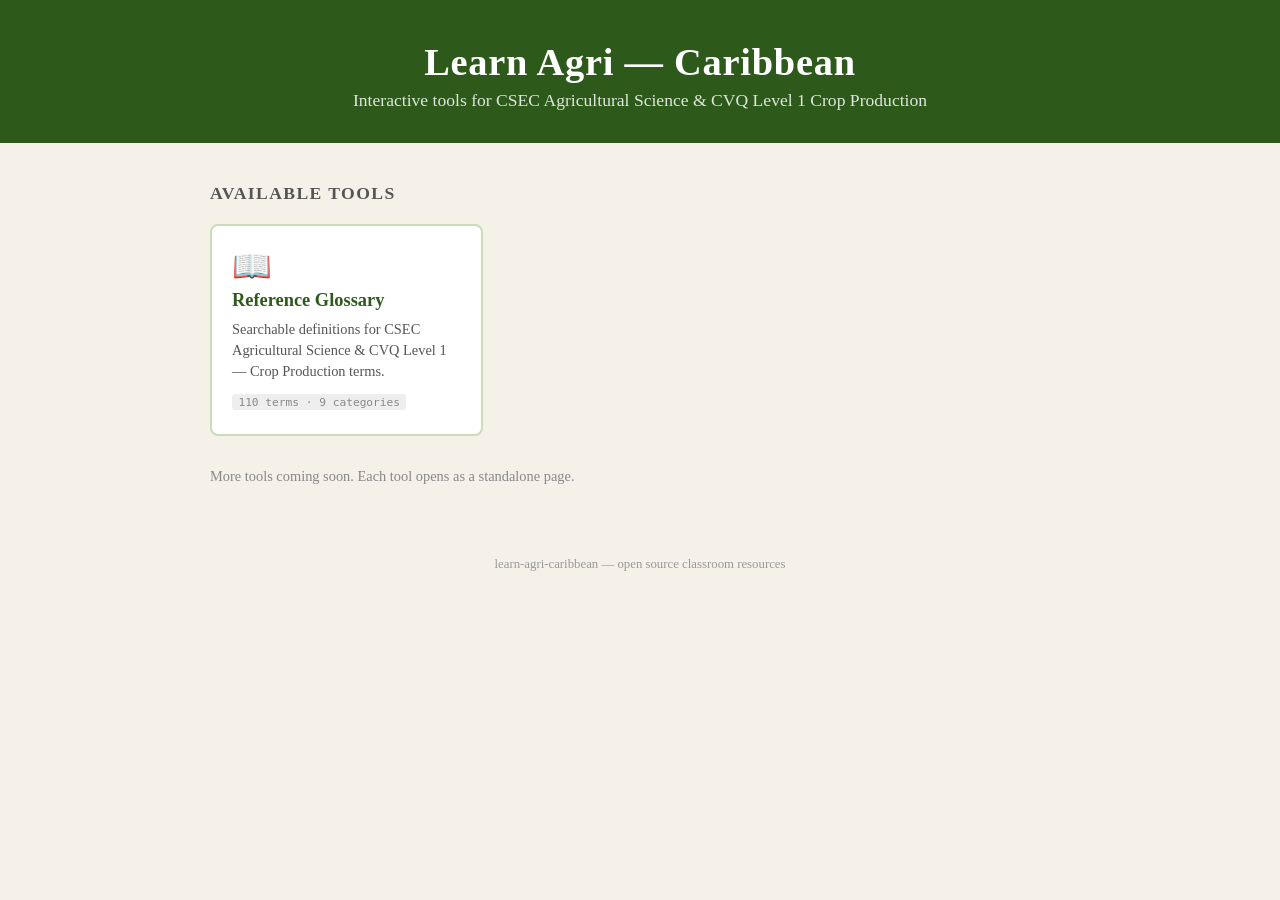
<file: index.html>
<!DOCTYPE html>
<html lang="en">
<head>
  <meta charset="UTF-8">
  <meta name="viewport" content="width=device-width, initial-scale=1.0">
  <title>Learn Agri — Caribbean</title>
  <style>
    *, *::before, *::after { box-sizing: border-box; margin: 0; padding: 0; }

    body {
      font-family: Georgia, 'Times New Roman', serif;
      background: #f5f0e8;
      color: #1a1a1a;
      min-height: 100vh;
    }

    header {
      background: #2d5a1b;
      color: #fff;
      padding: 2.5rem 1.5rem 2rem;
      text-align: center;
    }

    header h1 {
      font-size: 2.4rem;
      letter-spacing: 0.02em;
      margin-bottom: 0.4rem;
    }

    header p {
      font-size: 1.1rem;
      opacity: 0.85;
    }

    main {
      max-width: 900px;
      margin: 2.5rem auto;
      padding: 0 1.25rem;
    }

    h2 {
      font-size: 1.1rem;
      text-transform: uppercase;
      letter-spacing: 0.08em;
      color: #555;
      margin-bottom: 1.25rem;
    }

    .grid {
      display: grid;
      grid-template-columns: repeat(auto-fill, minmax(240px, 1fr));
      gap: 1.25rem;
    }

    .card {
      background: #fff;
      border: 2px solid #c8ddb8;
      border-radius: 8px;
      padding: 1.5rem 1.25rem;
      text-decoration: none;
      color: inherit;
      transition: border-color 0.15s, box-shadow 0.15s;
      display: flex;
      flex-direction: column;
      gap: 0.5rem;
    }

    .card:hover, .card:focus {
      border-color: #2d5a1b;
      box-shadow: 0 3px 12px rgba(45,90,27,0.15);
      outline: none;
    }

    .card .icon {
      font-size: 2rem;
      line-height: 1;
    }

    .card .title {
      font-size: 1.15rem;
      font-weight: bold;
      color: #2d5a1b;
    }

    .card .desc {
      font-size: 0.9rem;
      color: #555;
      line-height: 1.45;
    }

    .card.coming-soon {
      opacity: 0.5;
      pointer-events: none;
      cursor: default;
    }

    .badge {
      display: inline-block;
      font-size: 0.7rem;
      font-family: monospace;
      background: #eee;
      color: #888;
      border-radius: 3px;
      padding: 0.1rem 0.4rem;
      margin-top: 0.25rem;
      align-self: flex-start;
    }

    footer {
      text-align: center;
      padding: 2rem 1rem;
      font-size: 0.8rem;
      color: #999;
    }
  </style>
</head>
<body>

<header>
  <h1>Learn Agri — Caribbean</h1>
  <p>Interactive tools for CSEC Agricultural Science &amp; CVQ Level 1 Crop Production</p>
</header>

<main>
  <h2>Available Tools</h2>
  <div class="grid">

    <a class="card" href="glossary/index.html">
      <span class="icon">📖</span>
      <span class="title">Reference Glossary</span>
      <span class="desc">Searchable definitions for CSEC Agricultural Science &amp; CVQ Level 1 — Crop Production terms.</span>
      <span class="badge">110 terms · 9 categories</span>
    </a>

    <!-- Add new tool cards above this comment -->

  </div>

  <p style="margin-top:2rem;color:#888;font-size:0.9rem;">
    More tools coming soon. Each tool opens as a standalone page.
  </p>
</main>

<footer>
  learn-agri-caribbean &mdash; open source classroom resources
</footer>

</body>
</html>
</file>
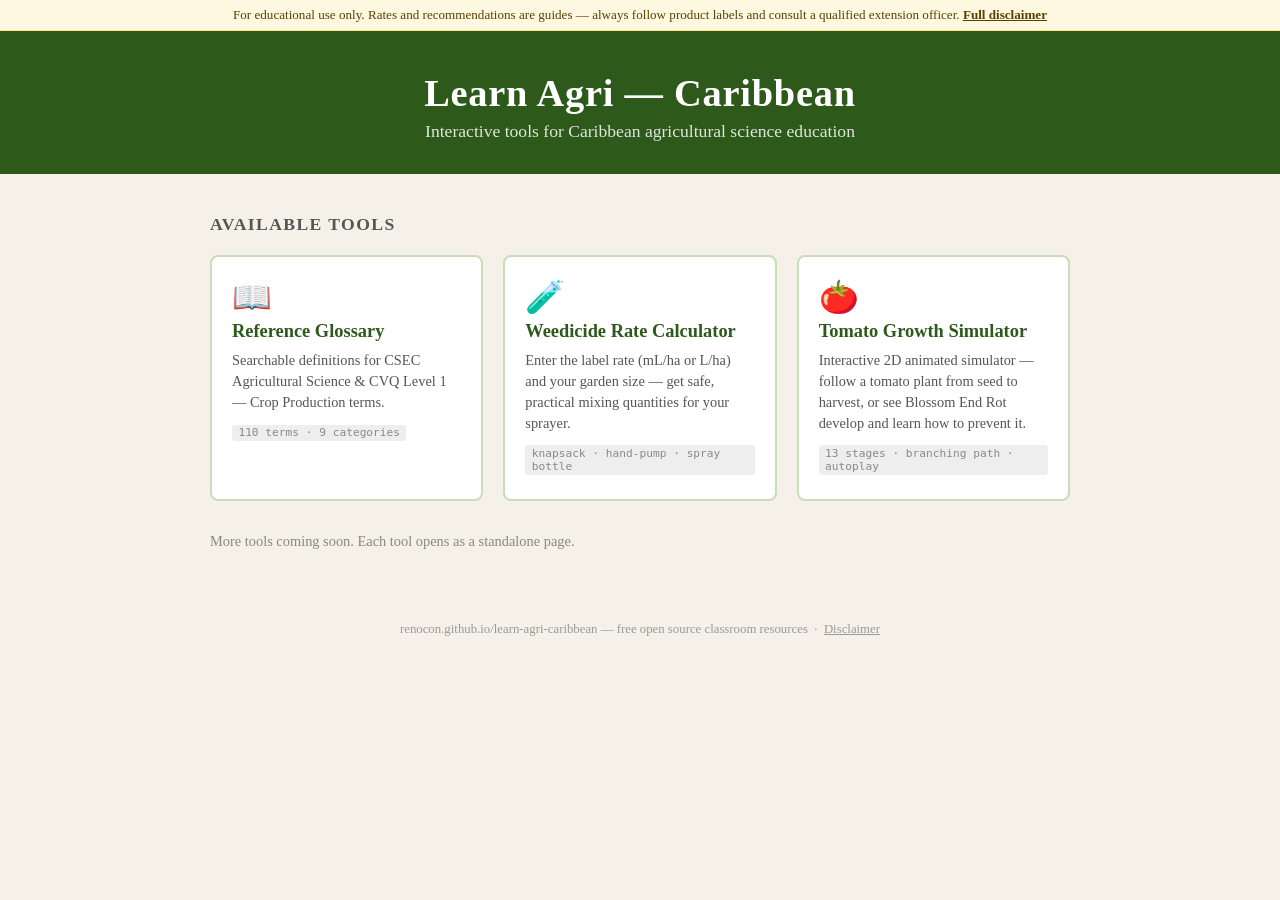
<file: docs/index.html>
<!DOCTYPE html>
<html lang="en">
<head>
  <meta charset="UTF-8">
  <meta name="viewport" content="width=device-width, initial-scale=1.0">
  <title>Learn Agri Caribbean | Free CSEC &amp; CVQ Agricultural Science Tools</title>

  <!-- SEO -->
  <meta name="description" content="Free interactive tools for CSEC Agricultural Science and CVQ Level 1 Crop Production. Searchable glossary, crop calendar, grow box simulator, and more — built for Caribbean students and teachers.">
  <meta name="keywords" content="CSEC agricultural science, CVQ crop production, Caribbean agriculture, grow box operations, agricultural science glossary, Trinidad and Tobago agriculture, CXC agriculture, crop production tools">
  <meta name="author" content="learn-agri-caribbean">
  <link rel="canonical" href="https://renocon.github.io/learn-agri-caribbean/">

  <!-- Open Graph -->
  <meta property="og:type" content="website">
  <meta property="og:url" content="https://renocon.github.io/learn-agri-caribbean/">
  <meta property="og:title" content="Learn Agri Caribbean | Free CSEC &amp; CVQ Agricultural Science Tools">
  <meta property="og:description" content="Free interactive tools for CSEC Agricultural Science and CVQ Level 1 Crop Production. Searchable glossary, crop calendar, grow box simulator, and more.">
  <meta property="og:site_name" content="Learn Agri Caribbean">

  <!-- Twitter Card -->
  <meta name="twitter:card" content="summary">
  <meta name="twitter:title" content="Learn Agri Caribbean | Free CSEC &amp; CVQ Agricultural Science Tools">
  <meta name="twitter:description" content="Free interactive tools for CSEC Agricultural Science and CVQ Level 1 Crop Production — built for Caribbean students and teachers.">

  <!-- Structured Data -->
  <script type="application/ld+json">
  {
    "@context": "https://schema.org",
    "@type": "WebSite",
    "name": "Learn Agri Caribbean",
    "url": "https://renocon.github.io/learn-agri-caribbean/",
    "description": "Free interactive tools for CSEC Agricultural Science and CVQ Level 1 Crop Production, built for Caribbean students and teachers.",
    "inLanguage": "en",
    "audience": {
      "@type": "EducationalAudience",
      "educationalRole": "student"
    }
  }
  </script>

  <style>
    *, *::before, *::after { box-sizing: border-box; margin: 0; padding: 0; }

    body {
      font-family: Georgia, 'Times New Roman', serif;
      background: #f5f0e8;
      color: #1a1a1a;
      min-height: 100vh;
    }

    header {
      background: #2d5a1b;
      color: #fff;
      padding: 2.5rem 1.5rem 2rem;
      text-align: center;
    }

    header h1 {
      font-size: 2.4rem;
      letter-spacing: 0.02em;
      margin-bottom: 0.4rem;
    }

    header p {
      font-size: 1.1rem;
      opacity: 0.85;
    }

    main {
      max-width: 900px;
      margin: 2.5rem auto;
      padding: 0 1.25rem;
    }

    h2 {
      font-size: 1.1rem;
      text-transform: uppercase;
      letter-spacing: 0.08em;
      color: #555;
      margin-bottom: 1.25rem;
    }

    .grid {
      display: grid;
      grid-template-columns: repeat(auto-fill, minmax(240px, 1fr));
      gap: 1.25rem;
    }

    .card {
      background: #fff;
      border: 2px solid #c8ddb8;
      border-radius: 8px;
      padding: 1.5rem 1.25rem;
      text-decoration: none;
      color: inherit;
      transition: border-color 0.15s, box-shadow 0.15s;
      display: flex;
      flex-direction: column;
      gap: 0.5rem;
    }

    .card:hover, .card:focus {
      border-color: #2d5a1b;
      box-shadow: 0 3px 12px rgba(45,90,27,0.15);
      outline: none;
    }

    .card .icon {
      font-size: 2rem;
      line-height: 1;
    }

    .card .title {
      font-size: 1.15rem;
      font-weight: bold;
      color: #2d5a1b;
    }

    .card .desc {
      font-size: 0.9rem;
      color: #555;
      line-height: 1.45;
    }

    .card.coming-soon {
      opacity: 0.5;
      pointer-events: none;
      cursor: default;
    }

    .badge {
      display: inline-block;
      font-size: 0.7rem;
      font-family: monospace;
      background: #eee;
      color: #888;
      border-radius: 3px;
      padding: 0.1rem 0.4rem;
      margin-top: 0.25rem;
      align-self: flex-start;
    }

    footer {
      text-align: center;
      padding: 2rem 1rem;
      font-size: 0.8rem;
      color: #999;
    }
  .disclaim-bar{background:#fff8e1;border-bottom:1px solid #ffe082;font-size:0.82rem;text-align:center;padding:0.35rem 1rem;color:#5a4000;line-height:1.4}
  .disclaim-bar a{color:#5a4000;font-weight:600}
  </style>
</head>
<body>

<div class="disclaim-bar">For educational use only. Rates and recommendations are guides — always follow product labels and consult a qualified extension officer. <a href="disclaimer/index.html">Full disclaimer</a></div>

<header>
  <h1>Learn Agri — Caribbean</h1>
  <p>Interactive tools for Caribbean agricultural science education</p>
</header>

<main>
  <h2>Available Tools</h2>
  <div class="grid">

    <a class="card" href="glossary/index.html">
      <span class="icon">📖</span>
      <span class="title">Reference Glossary</span>
      <span class="desc">Searchable definitions for CSEC Agricultural Science &amp; CVQ Level 1 — Crop Production terms.</span>
      <span class="badge">110 terms · 9 categories</span>
    </a>

    <a class="card" href="weedicide-calc/index.html">
      <span class="icon">🧪</span>
      <span class="title">Weedicide Rate Calculator</span>
      <span class="desc">Enter the label rate (mL/ha or L/ha) and your garden size — get safe, practical mixing quantities for your sprayer.</span>
      <span class="badge">knapsack · hand-pump · spray bottle</span>
    </a>

    <a class="card" href="tomato-sim/index.html">
      <span class="icon">🍅</span>
      <span class="title">Tomato Growth Simulator</span>
      <span class="desc">Interactive 2D animated simulator — follow a tomato plant from seed to harvest, or see Blossom End Rot develop and learn how to prevent it.</span>
      <span class="badge">13 stages · branching path · autoplay</span>
    </a>

    <!-- Add new tool cards above this comment -->

  </div>

  <p style="margin-top:2rem;color:#888;font-size:0.9rem;">
    More tools coming soon. Each tool opens as a standalone page.
  </p>
</main>

<footer>
  <a href="https://renocon.github.io/learn-agri-caribbean/" style="color:inherit;text-decoration:none;">renocon.github.io/learn-agri-caribbean</a> &mdash; free open source classroom resources
  &nbsp;&middot;&nbsp;
  <a href="disclaimer/index.html" style="color:inherit;">Disclaimer</a>
</footer>

</body>
</html>
</file>
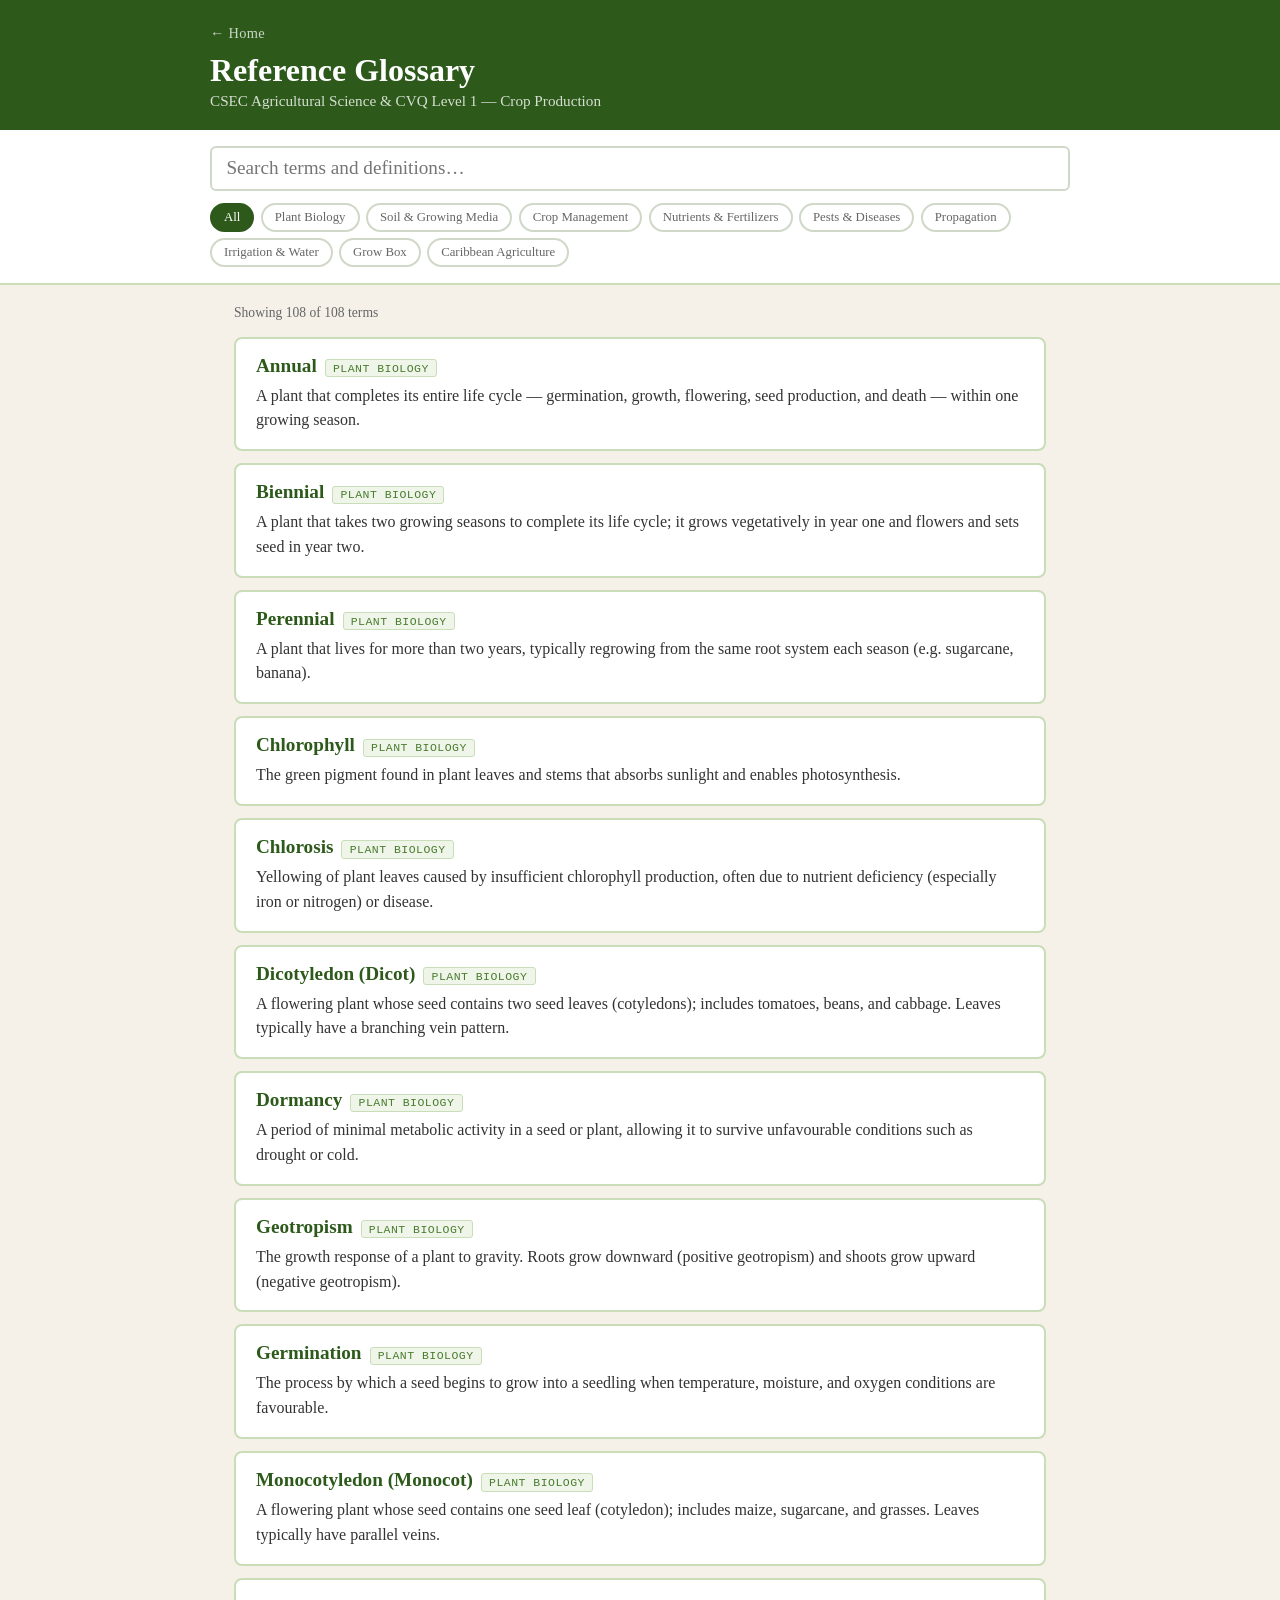
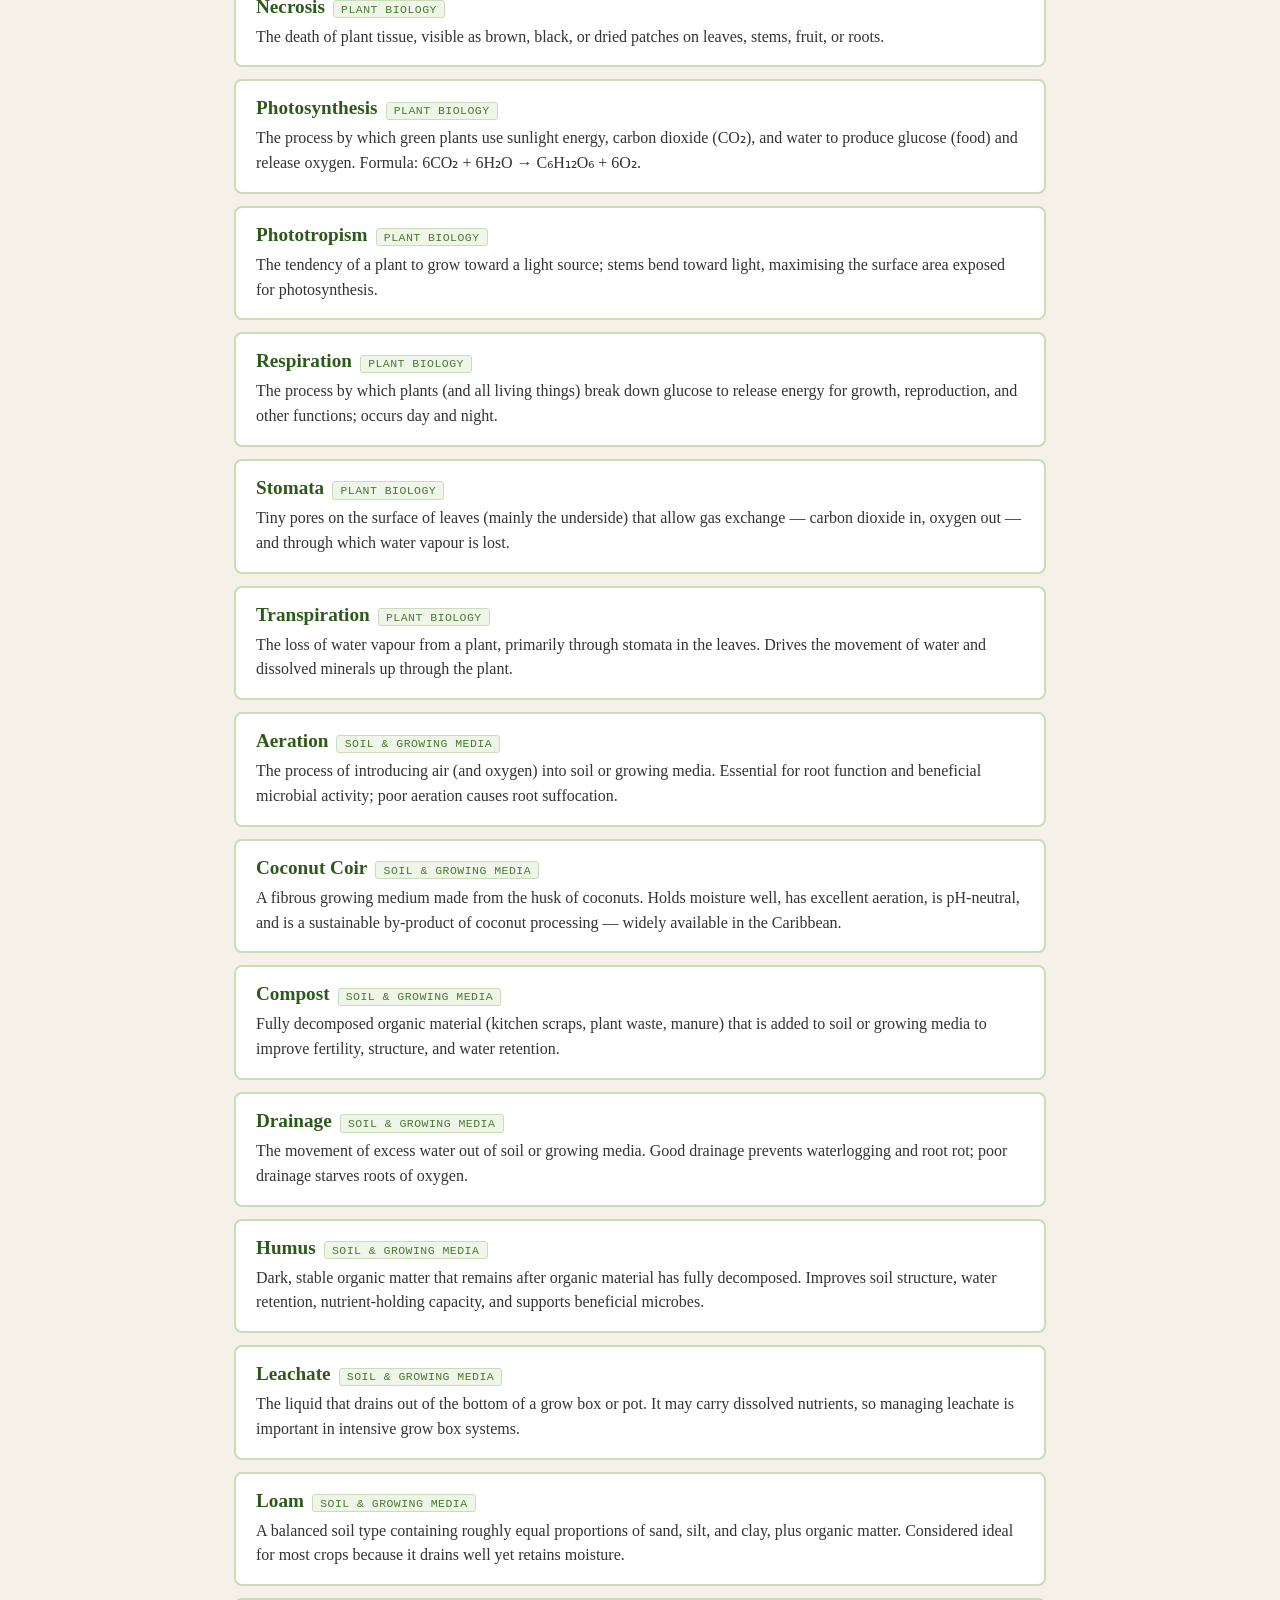
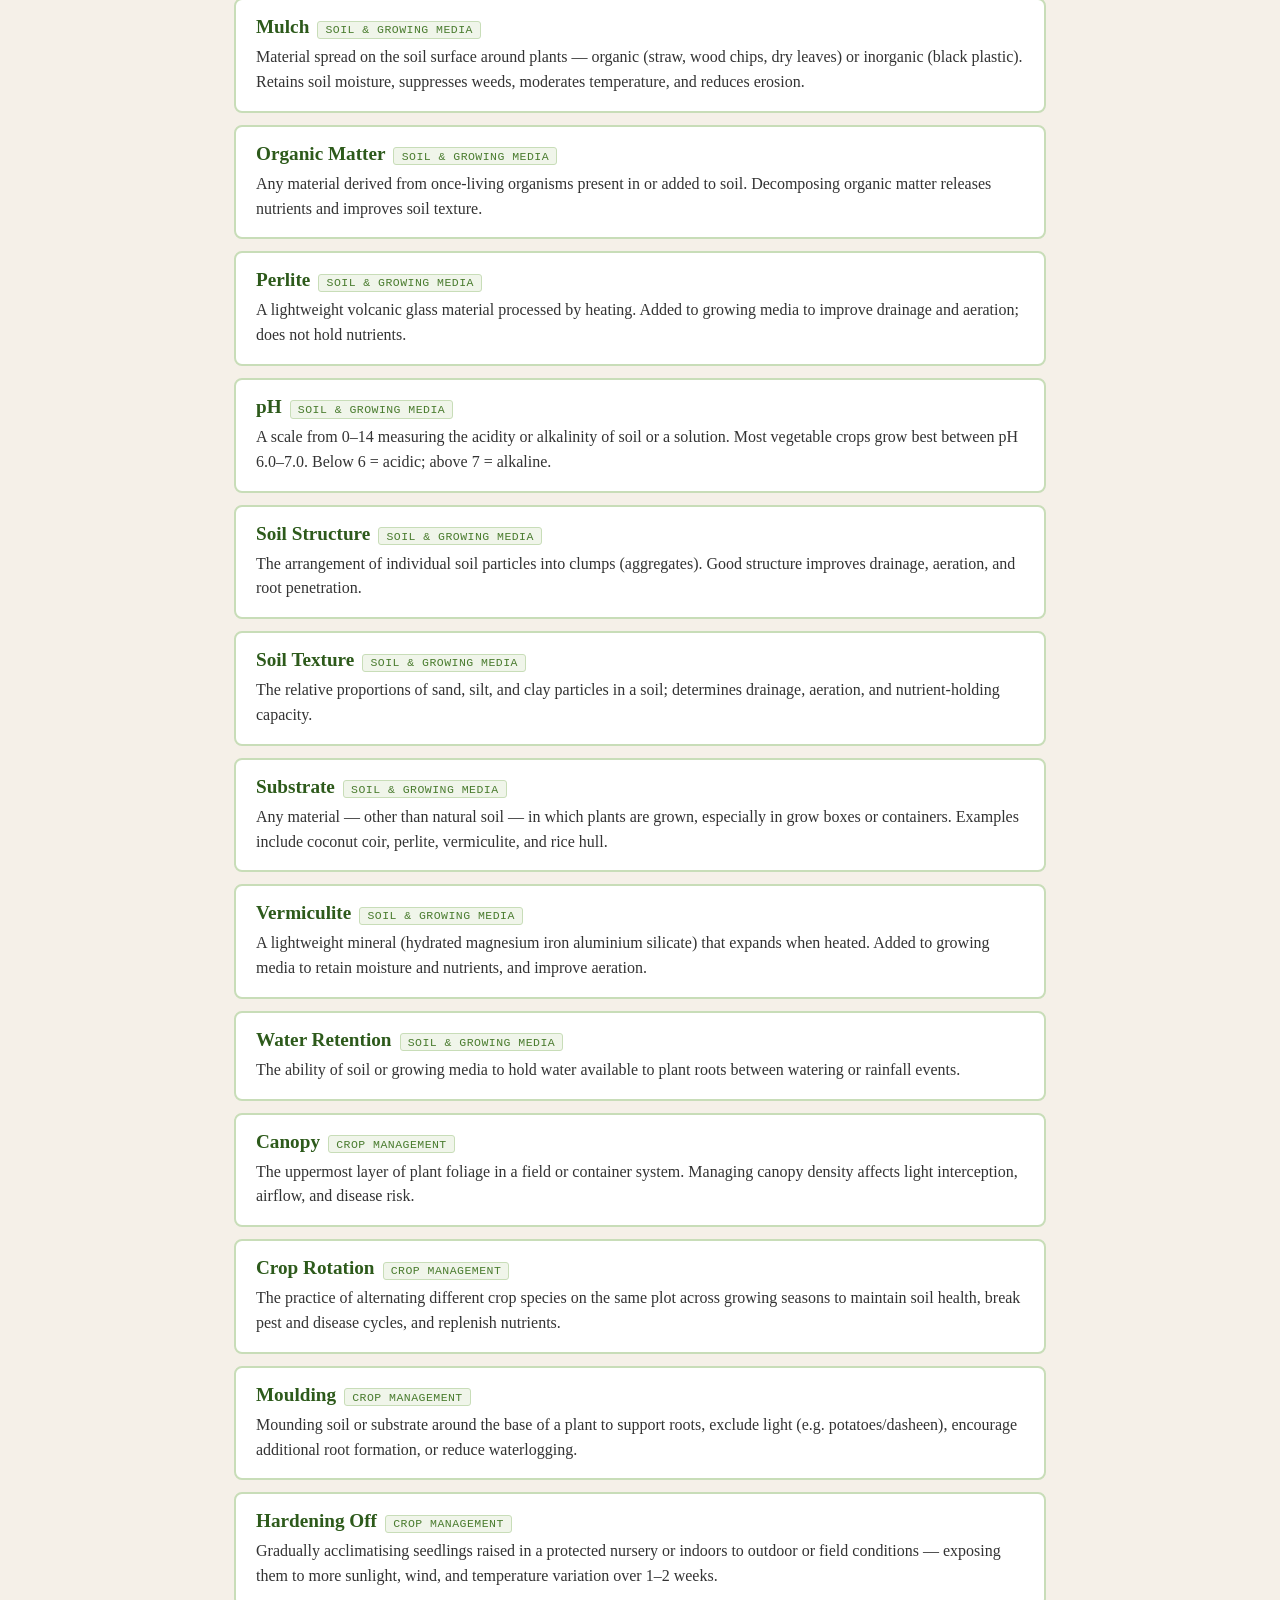
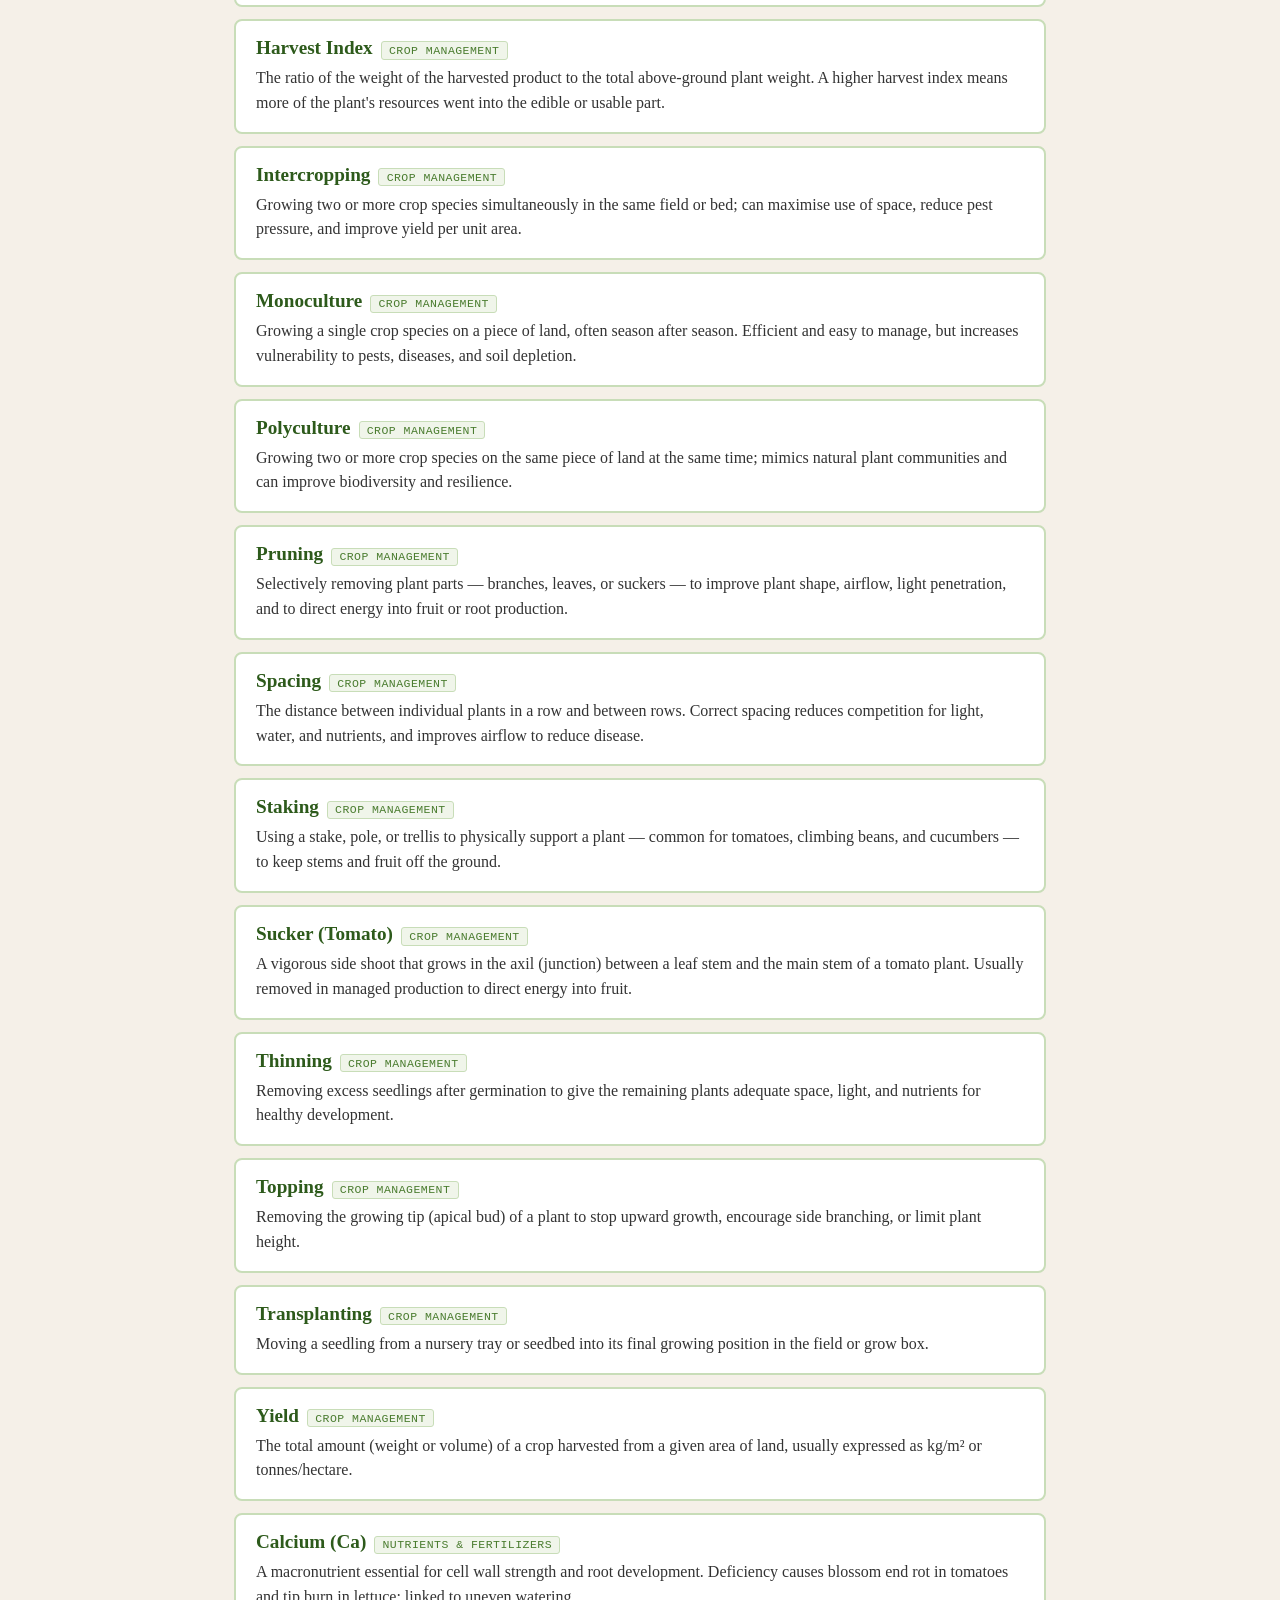
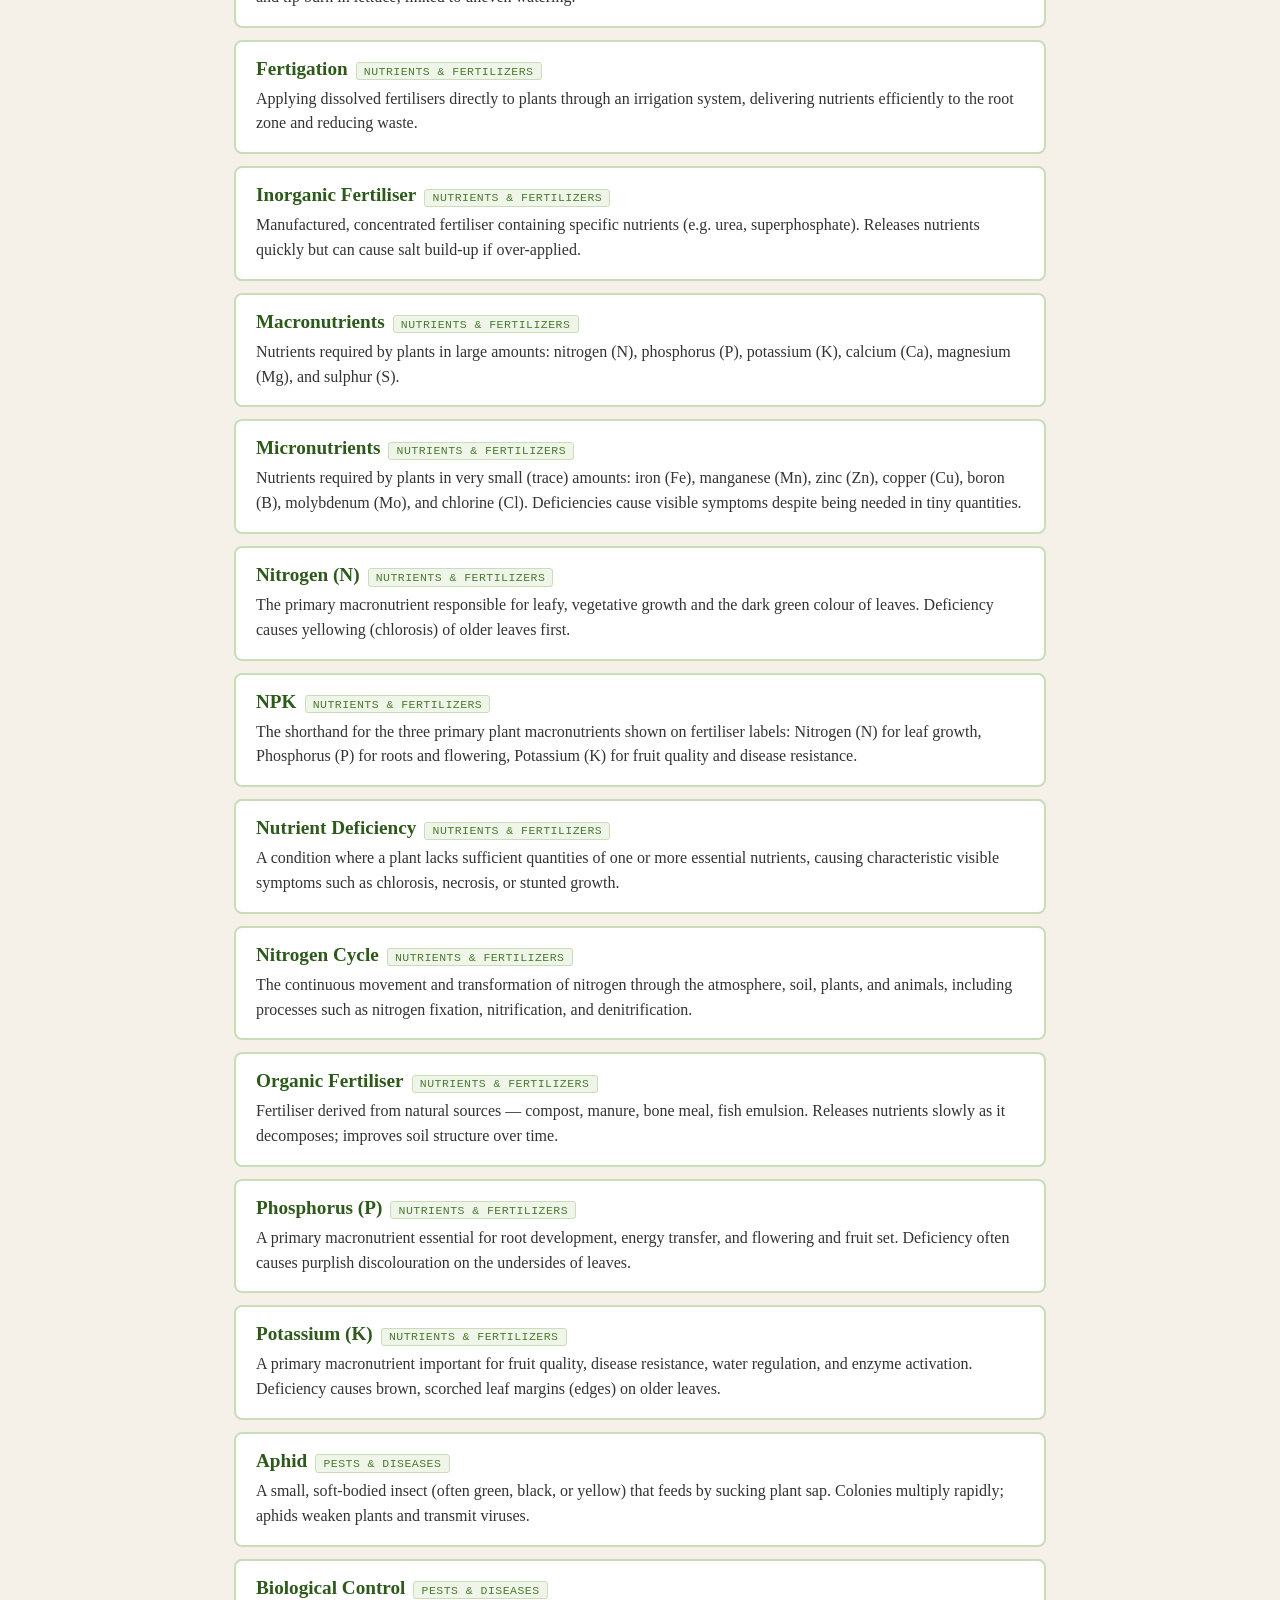
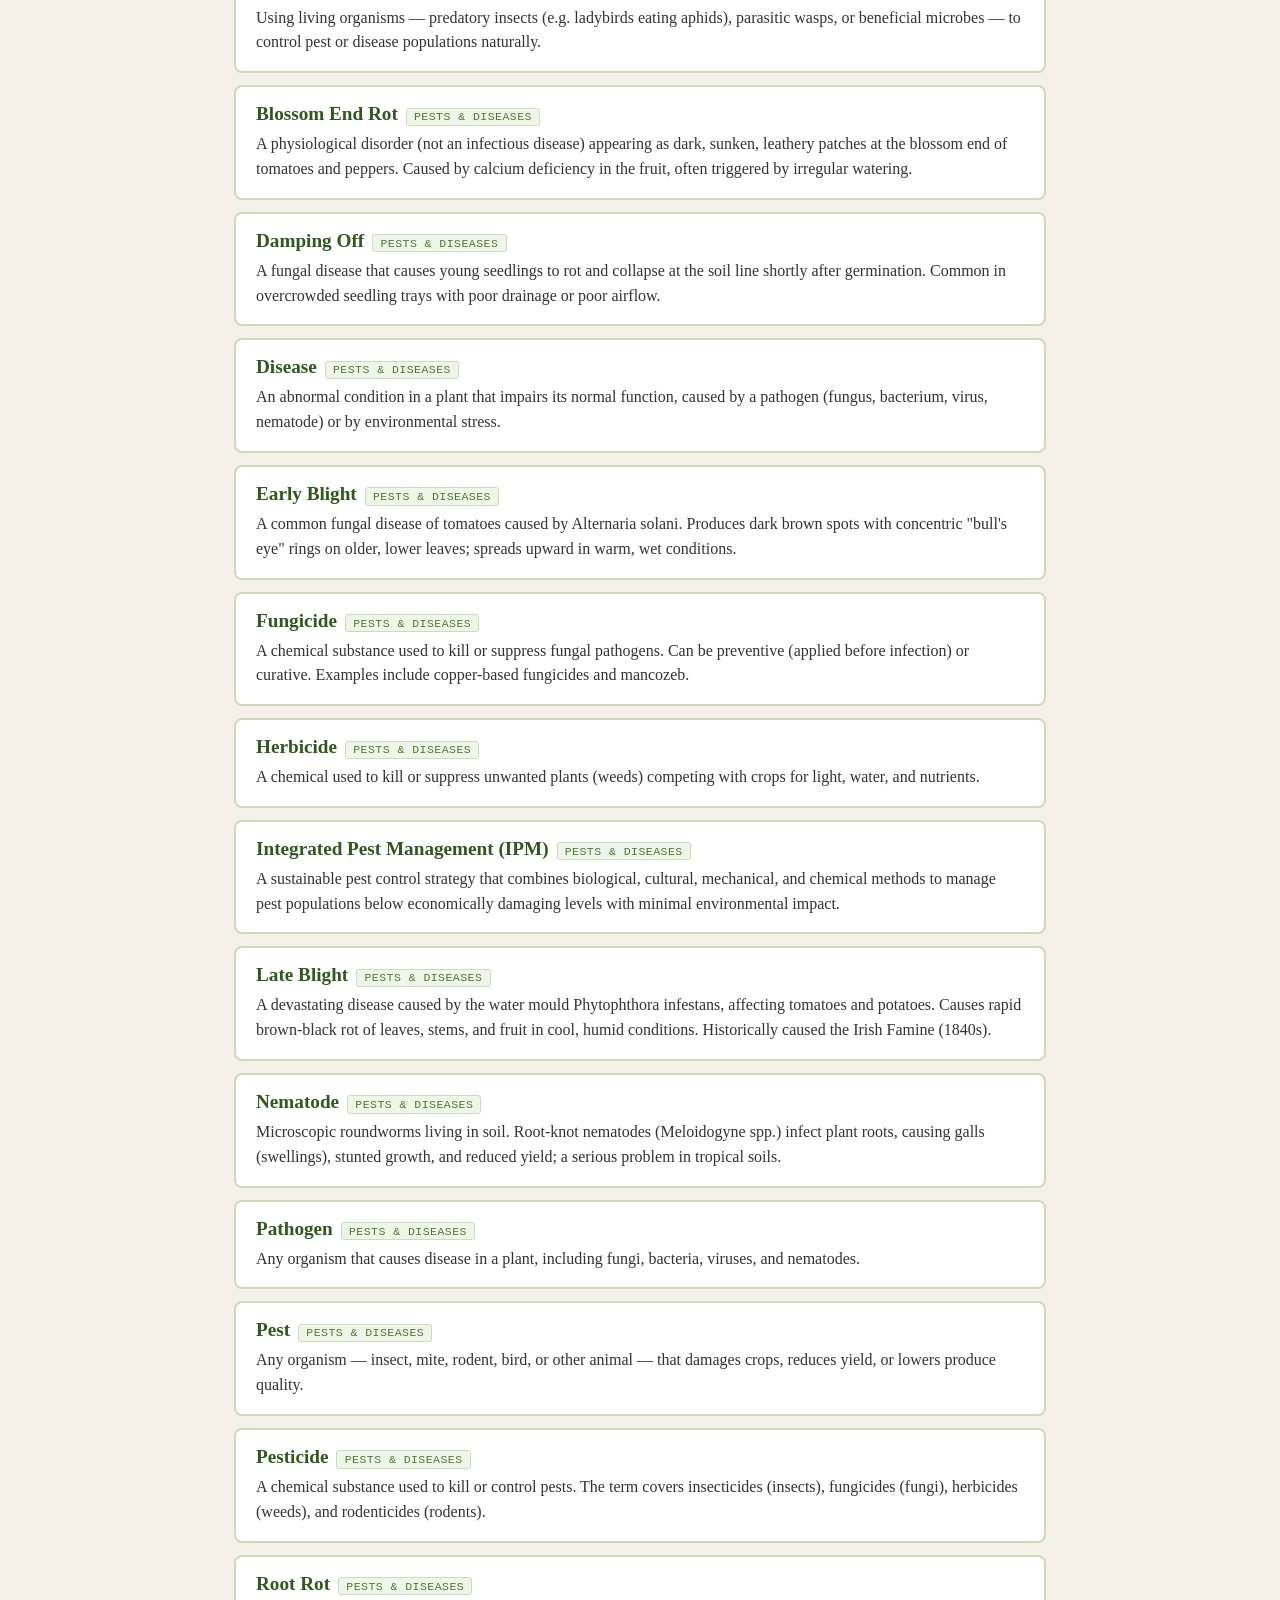
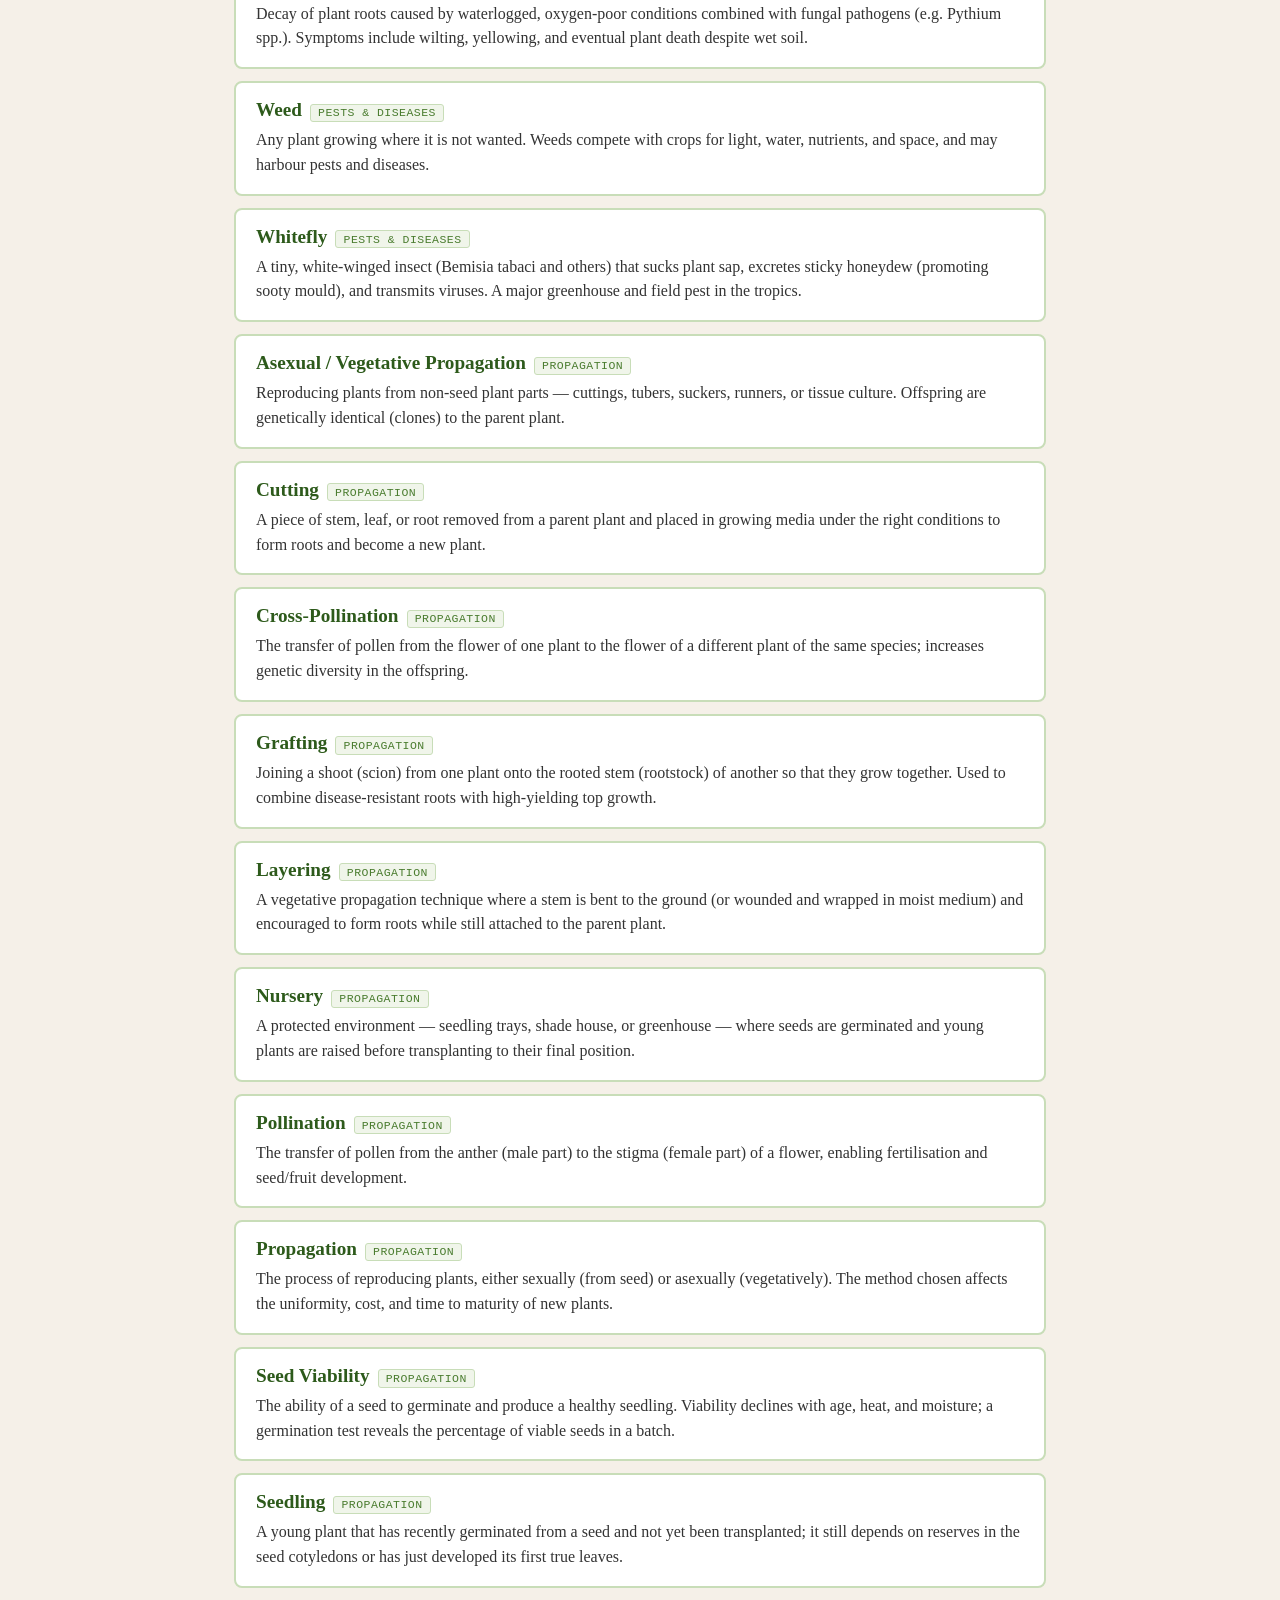
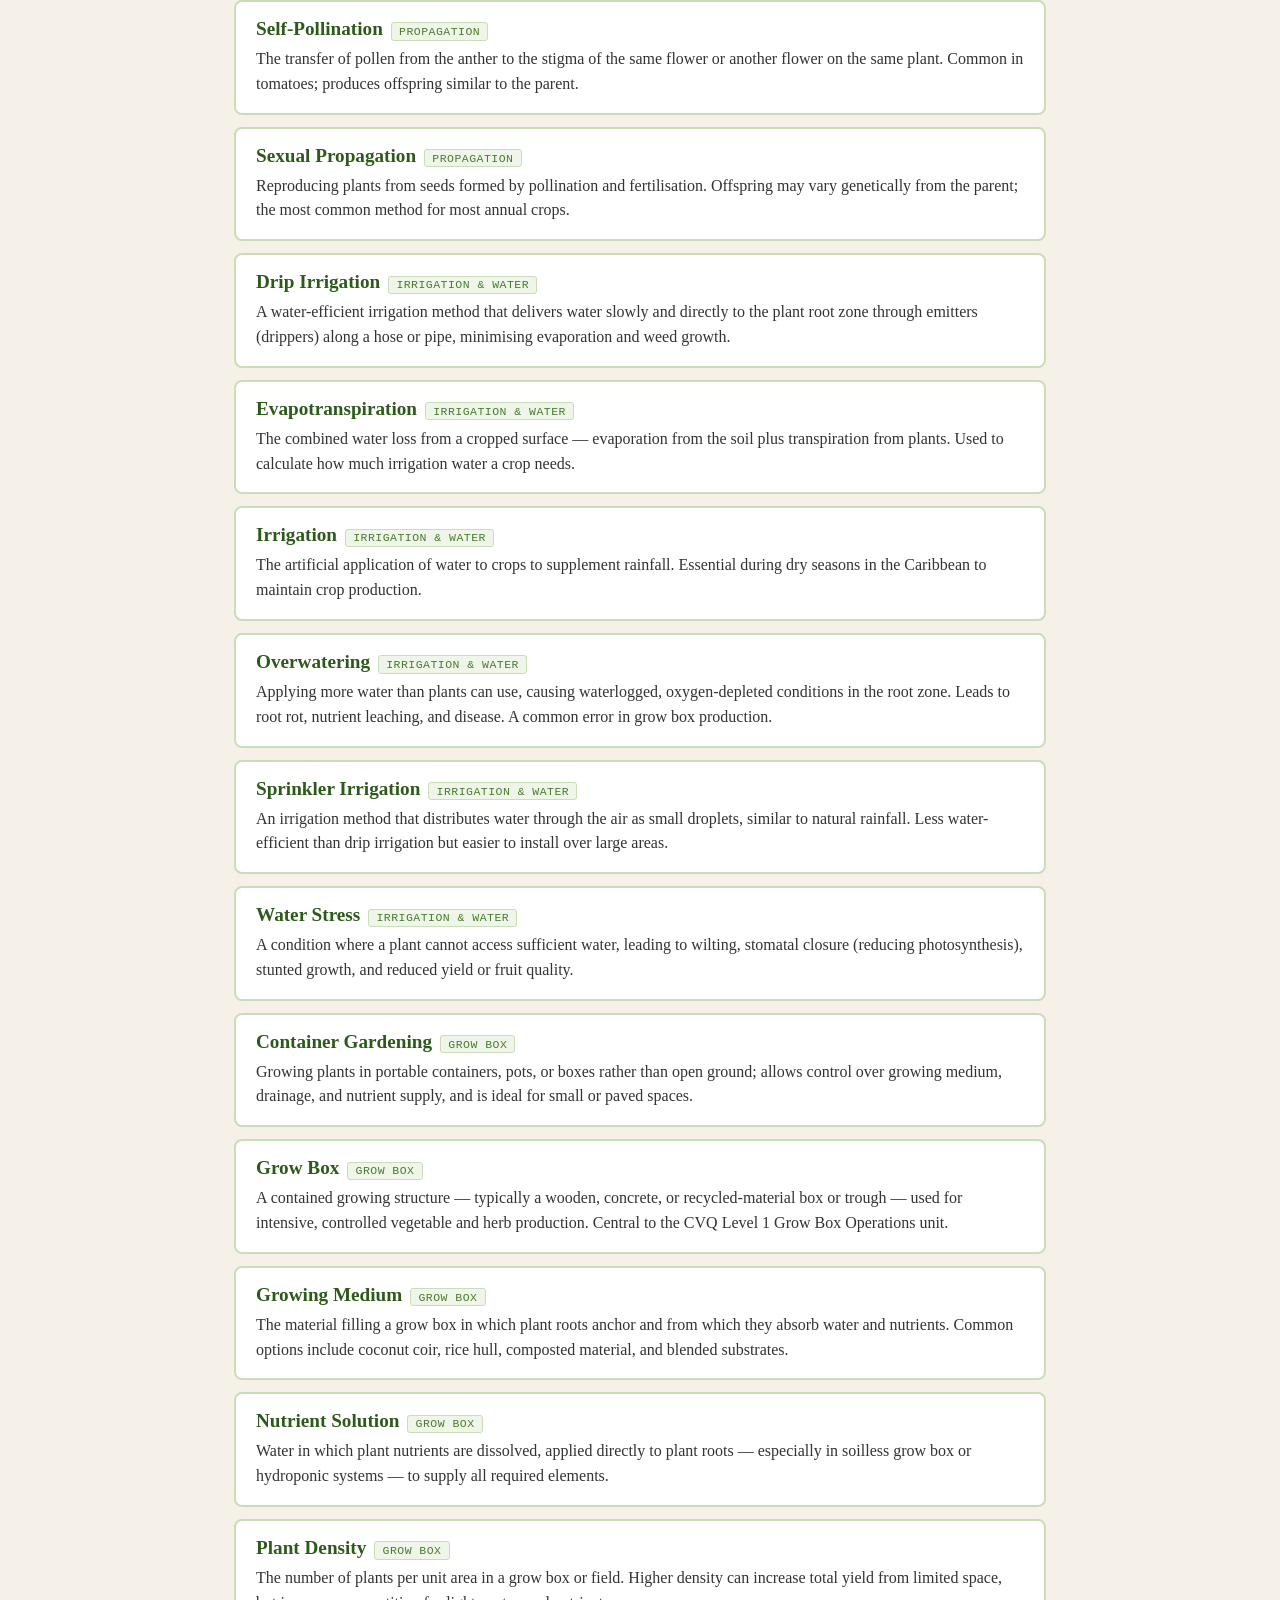
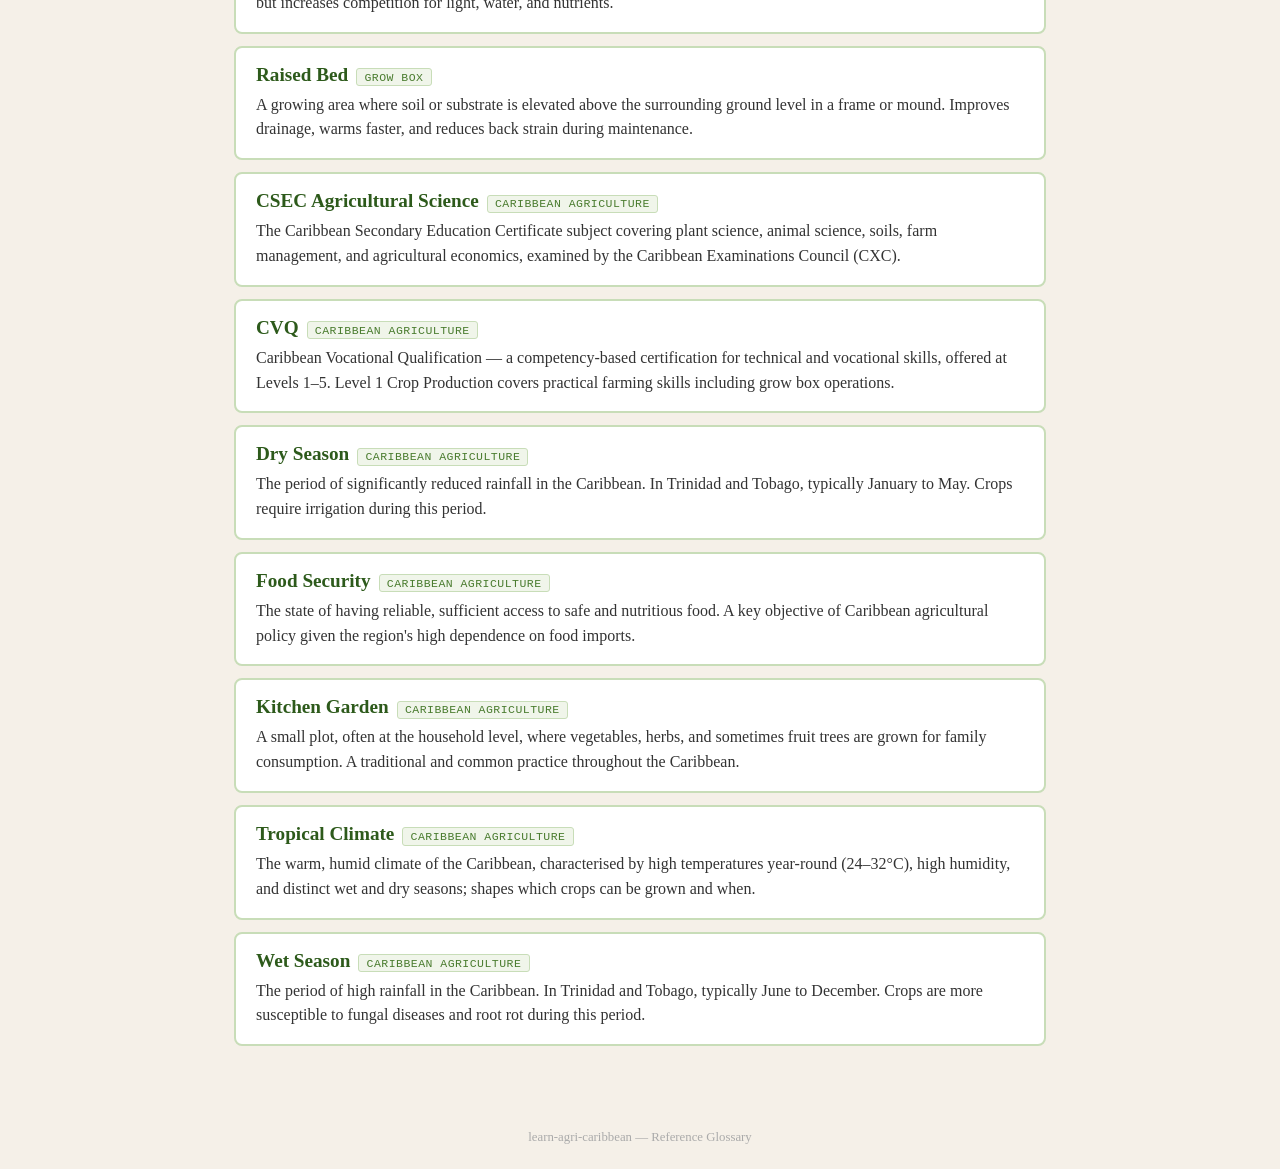
<file: glossary/index.html>
<!DOCTYPE html>
<html lang="en">
<head>
  <meta charset="UTF-8">
  <meta name="viewport" content="width=device-width, initial-scale=1.0">
  <title>Reference Glossary — Learn Agri Caribbean</title>
  <style>
    *, *::before, *::after { box-sizing: border-box; margin: 0; padding: 0; }

    :root {
      --green-dark: #2d5a1b;
      --green-mid: #4a7c2f;
      --green-light: #c8ddb8;
      --green-pale: #f0f5ea;
      --text: #1a1a1a;
      --muted: #666;
      --border: #d0d8c8;
      --white: #fff;
      --mark-bg: #fff176;
    }

    body {
      font-family: Georgia, 'Times New Roman', serif;
      background: #f5f0e8;
      color: var(--text);
      min-height: 100vh;
    }

    /* ── HEADER ── */
    header {
      background: var(--green-dark);
      color: var(--white);
      padding: 1.5rem 1.5rem 1.25rem;
    }

    .header-inner {
      max-width: 860px;
      margin: 0 auto;
    }

    .back-link {
      display: inline-block;
      color: rgba(255,255,255,0.75);
      text-decoration: none;
      font-size: 0.9rem;
      margin-bottom: 0.6rem;
      letter-spacing: 0.02em;
    }

    .back-link:hover { color: var(--white); }
    .back-link::before { content: '← '; }

    header h1 {
      font-size: 2rem;
      margin-bottom: 0.2rem;
    }

    header p {
      font-size: 0.95rem;
      opacity: 0.8;
    }

    /* ── CONTROLS ── */
    .controls {
      background: var(--white);
      border-bottom: 2px solid var(--green-light);
      padding: 1rem 1.5rem;
      position: sticky;
      top: 0;
      z-index: 10;
    }

    .controls-inner {
      max-width: 860px;
      margin: 0 auto;
      display: flex;
      flex-direction: column;
      gap: 0.75rem;
    }

    #search {
      width: 100%;
      font-size: 1.2rem;
      font-family: inherit;
      padding: 0.6rem 0.9rem;
      border: 2px solid var(--border);
      border-radius: 6px;
      outline: none;
      transition: border-color 0.15s;
    }

    #search:focus { border-color: var(--green-mid); }

    .cat-filters {
      display: flex;
      flex-wrap: wrap;
      gap: 0.4rem;
    }

    .cat-btn {
      font-family: inherit;
      font-size: 0.8rem;
      padding: 0.3rem 0.75rem;
      border: 2px solid var(--border);
      border-radius: 999px;
      background: var(--white);
      color: var(--muted);
      cursor: pointer;
      transition: background 0.12s, color 0.12s, border-color 0.12s;
    }

    .cat-btn:hover { border-color: var(--green-mid); color: var(--green-dark); }

    .cat-btn.active {
      background: var(--green-dark);
      border-color: var(--green-dark);
      color: var(--white);
    }

    /* ── MAIN ── */
    main {
      max-width: 860px;
      margin: 0 auto;
      padding: 1.25rem 1.5rem 3rem;
    }

    .results-bar {
      font-size: 0.85rem;
      color: var(--muted);
      margin-bottom: 1rem;
    }

    .no-results {
      text-align: center;
      padding: 3rem 1rem;
      color: var(--muted);
      font-size: 1.1rem;
    }

    /* ── TERM CARDS ── */
    .term-card {
      background: var(--white);
      border: 2px solid var(--green-light);
      border-radius: 8px;
      padding: 1rem 1.25rem;
      margin-bottom: 0.75rem;
      transition: border-color 0.12s;
    }

    .term-card:hover { border-color: var(--green-mid); }

    .term-header {
      display: flex;
      align-items: baseline;
      flex-wrap: wrap;
      gap: 0.5rem;
      margin-bottom: 0.4rem;
    }

    .term-name {
      font-size: 1.2rem;
      font-weight: bold;
      color: var(--green-dark);
    }

    .term-cat {
      font-size: 0.72rem;
      font-family: monospace;
      background: var(--green-pale);
      color: var(--green-mid);
      border: 1px solid var(--green-light);
      border-radius: 3px;
      padding: 0.1rem 0.45rem;
      text-transform: uppercase;
      letter-spacing: 0.04em;
    }

    .term-def {
      font-size: 1rem;
      line-height: 1.55;
      color: #333;
    }

    mark {
      background: var(--mark-bg);
      color: inherit;
      border-radius: 2px;
      padding: 0 1px;
    }

    footer {
      text-align: center;
      padding: 1.5rem;
      font-size: 0.8rem;
      color: #aaa;
    }
  </style>
</head>
<body>

<header>
  <div class="header-inner">
    <a class="back-link" href="../index.html">Home</a>
    <h1>Reference Glossary</h1>
    <p>CSEC Agricultural Science &amp; CVQ Level 1 — Crop Production</p>
  </div>
</header>

<div class="controls">
  <div class="controls-inner">
    <input id="search" type="search" placeholder="Search terms and definitions…" autocomplete="off" spellcheck="false">
    <div class="cat-filters" id="catFilters"></div>
  </div>
</div>

<main>
  <p class="results-bar" id="resultsBar"></p>
  <div id="termList"></div>
  <div id="noResults" class="no-results" style="display:none">No matching terms found.</div>
</main>

<footer>learn-agri-caribbean — Reference Glossary</footer>

<script>
const CATEGORIES = {
  'plant-biology':   'Plant Biology',
  'soil':            'Soil & Growing Media',
  'crop-management': 'Crop Management',
  'nutrients':       'Nutrients & Fertilizers',
  'pests':           'Pests & Diseases',
  'propagation':     'Propagation',
  'irrigation':      'Irrigation & Water',
  'grow-box':        'Grow Box',
  'caribbean':       'Caribbean Agriculture',
};

const TERMS = [
  /* ── PLANT BIOLOGY ── */
  { term: 'Annual',              cat: 'plant-biology',   def: 'A plant that completes its entire life cycle — germination, growth, flowering, seed production, and death — within one growing season.' },
  { term: 'Biennial',            cat: 'plant-biology',   def: 'A plant that takes two growing seasons to complete its life cycle; it grows vegetatively in year one and flowers and sets seed in year two.' },
  { term: 'Perennial',           cat: 'plant-biology',   def: 'A plant that lives for more than two years, typically regrowing from the same root system each season (e.g. sugarcane, banana).' },
  { term: 'Chlorophyll',         cat: 'plant-biology',   def: 'The green pigment found in plant leaves and stems that absorbs sunlight and enables photosynthesis.' },
  { term: 'Chlorosis',           cat: 'plant-biology',   def: 'Yellowing of plant leaves caused by insufficient chlorophyll production, often due to nutrient deficiency (especially iron or nitrogen) or disease.' },
  { term: 'Dicotyledon (Dicot)', cat: 'plant-biology',   def: 'A flowering plant whose seed contains two seed leaves (cotyledons); includes tomatoes, beans, and cabbage. Leaves typically have a branching vein pattern.' },
  { term: 'Dormancy',            cat: 'plant-biology',   def: 'A period of minimal metabolic activity in a seed or plant, allowing it to survive unfavourable conditions such as drought or cold.' },
  { term: 'Geotropism',          cat: 'plant-biology',   def: 'The growth response of a plant to gravity. Roots grow downward (positive geotropism) and shoots grow upward (negative geotropism).' },
  { term: 'Germination',         cat: 'plant-biology',   def: 'The process by which a seed begins to grow into a seedling when temperature, moisture, and oxygen conditions are favourable.' },
  { term: 'Monocotyledon (Monocot)', cat: 'plant-biology', def: 'A flowering plant whose seed contains one seed leaf (cotyledon); includes maize, sugarcane, and grasses. Leaves typically have parallel veins.' },
  { term: 'Necrosis',            cat: 'plant-biology',   def: 'The death of plant tissue, visible as brown, black, or dried patches on leaves, stems, fruit, or roots.' },
  { term: 'Photosynthesis',      cat: 'plant-biology',   def: 'The process by which green plants use sunlight energy, carbon dioxide (CO₂), and water to produce glucose (food) and release oxygen. Formula: 6CO₂ + 6H₂O → C₆H₁₂O₆ + 6O₂.' },
  { term: 'Phototropism',        cat: 'plant-biology',   def: 'The tendency of a plant to grow toward a light source; stems bend toward light, maximising the surface area exposed for photosynthesis.' },
  { term: 'Respiration',         cat: 'plant-biology',   def: 'The process by which plants (and all living things) break down glucose to release energy for growth, reproduction, and other functions; occurs day and night.' },
  { term: 'Stomata',             cat: 'plant-biology',   def: 'Tiny pores on the surface of leaves (mainly the underside) that allow gas exchange — carbon dioxide in, oxygen out — and through which water vapour is lost.' },
  { term: 'Transpiration',       cat: 'plant-biology',   def: 'The loss of water vapour from a plant, primarily through stomata in the leaves. Drives the movement of water and dissolved minerals up through the plant.' },

  /* ── SOIL & GROWING MEDIA ── */
  { term: 'Aeration',            cat: 'soil',  def: 'The process of introducing air (and oxygen) into soil or growing media. Essential for root function and beneficial microbial activity; poor aeration causes root suffocation.' },
  { term: 'Coconut Coir',        cat: 'soil',  def: 'A fibrous growing medium made from the husk of coconuts. Holds moisture well, has excellent aeration, is pH-neutral, and is a sustainable by-product of coconut processing — widely available in the Caribbean.' },
  { term: 'Compost',             cat: 'soil',  def: 'Fully decomposed organic material (kitchen scraps, plant waste, manure) that is added to soil or growing media to improve fertility, structure, and water retention.' },
  { term: 'Drainage',            cat: 'soil',  def: 'The movement of excess water out of soil or growing media. Good drainage prevents waterlogging and root rot; poor drainage starves roots of oxygen.' },
  { term: 'Humus',               cat: 'soil',  def: 'Dark, stable organic matter that remains after organic material has fully decomposed. Improves soil structure, water retention, nutrient-holding capacity, and supports beneficial microbes.' },
  { term: 'Leachate',            cat: 'soil',  def: 'The liquid that drains out of the bottom of a grow box or pot. It may carry dissolved nutrients, so managing leachate is important in intensive grow box systems.' },
  { term: 'Loam',                cat: 'soil',  def: 'A balanced soil type containing roughly equal proportions of sand, silt, and clay, plus organic matter. Considered ideal for most crops because it drains well yet retains moisture.' },
  { term: 'Mulch',               cat: 'soil',  def: 'Material spread on the soil surface around plants — organic (straw, wood chips, dry leaves) or inorganic (black plastic). Retains soil moisture, suppresses weeds, moderates temperature, and reduces erosion.' },
  { term: 'Organic Matter',      cat: 'soil',  def: 'Any material derived from once-living organisms present in or added to soil. Decomposing organic matter releases nutrients and improves soil texture.' },
  { term: 'Perlite',             cat: 'soil',  def: 'A lightweight volcanic glass material processed by heating. Added to growing media to improve drainage and aeration; does not hold nutrients.' },
  { term: 'pH',                  cat: 'soil',  def: 'A scale from 0–14 measuring the acidity or alkalinity of soil or a solution. Most vegetable crops grow best between pH 6.0–7.0. Below 6 = acidic; above 7 = alkaline.' },
  { term: 'Soil Structure',      cat: 'soil',  def: 'The arrangement of individual soil particles into clumps (aggregates). Good structure improves drainage, aeration, and root penetration.' },
  { term: 'Soil Texture',        cat: 'soil',  def: 'The relative proportions of sand, silt, and clay particles in a soil; determines drainage, aeration, and nutrient-holding capacity.' },
  { term: 'Substrate',           cat: 'soil',  def: 'Any material — other than natural soil — in which plants are grown, especially in grow boxes or containers. Examples include coconut coir, perlite, vermiculite, and rice hull.' },
  { term: 'Vermiculite',         cat: 'soil',  def: 'A lightweight mineral (hydrated magnesium iron aluminium silicate) that expands when heated. Added to growing media to retain moisture and nutrients, and improve aeration.' },
  { term: 'Water Retention',     cat: 'soil',  def: 'The ability of soil or growing media to hold water available to plant roots between watering or rainfall events.' },

  /* ── CROP MANAGEMENT ── */
  { term: 'Canopy',              cat: 'crop-management', def: 'The uppermost layer of plant foliage in a field or container system. Managing canopy density affects light interception, airflow, and disease risk.' },
  { term: 'Crop Rotation',       cat: 'crop-management', def: 'The practice of alternating different crop species on the same plot across growing seasons to maintain soil health, break pest and disease cycles, and replenish nutrients.' },
  { term: 'Moulding',         cat: 'crop-management', def: 'Mounding soil or substrate around the base of a plant to support roots, exclude light (e.g. potatoes/dasheen), encourage additional root formation, or reduce waterlogging.' },
  { term: 'Hardening Off',       cat: 'crop-management', def: 'Gradually acclimatising seedlings raised in a protected nursery or indoors to outdoor or field conditions — exposing them to more sunlight, wind, and temperature variation over 1–2 weeks.' },
  { term: 'Harvest Index',       cat: 'crop-management', def: 'The ratio of the weight of the harvested product to the total above-ground plant weight. A higher harvest index means more of the plant\'s resources went into the edible or usable part.' },
  { term: 'Intercropping',       cat: 'crop-management', def: 'Growing two or more crop species simultaneously in the same field or bed; can maximise use of space, reduce pest pressure, and improve yield per unit area.' },
  { term: 'Monoculture',         cat: 'crop-management', def: 'Growing a single crop species on a piece of land, often season after season. Efficient and easy to manage, but increases vulnerability to pests, diseases, and soil depletion.' },
  { term: 'Polyculture',         cat: 'crop-management', def: 'Growing two or more crop species on the same piece of land at the same time; mimics natural plant communities and can improve biodiversity and resilience.' },
  { term: 'Pruning',             cat: 'crop-management', def: 'Selectively removing plant parts — branches, leaves, or suckers — to improve plant shape, airflow, light penetration, and to direct energy into fruit or root production.' },
  { term: 'Spacing',             cat: 'crop-management', def: 'The distance between individual plants in a row and between rows. Correct spacing reduces competition for light, water, and nutrients, and improves airflow to reduce disease.' },
  { term: 'Staking',             cat: 'crop-management', def: 'Using a stake, pole, or trellis to physically support a plant — common for tomatoes, climbing beans, and cucumbers — to keep stems and fruit off the ground.' },
  { term: 'Sucker (Tomato)',     cat: 'crop-management', def: 'A vigorous side shoot that grows in the axil (junction) between a leaf stem and the main stem of a tomato plant. Usually removed in managed production to direct energy into fruit.' },
  { term: 'Thinning',            cat: 'crop-management', def: 'Removing excess seedlings after germination to give the remaining plants adequate space, light, and nutrients for healthy development.' },
  { term: 'Topping',             cat: 'crop-management', def: 'Removing the growing tip (apical bud) of a plant to stop upward growth, encourage side branching, or limit plant height.' },
  { term: 'Transplanting',       cat: 'crop-management', def: 'Moving a seedling from a nursery tray or seedbed into its final growing position in the field or grow box.' },
  { term: 'Yield',               cat: 'crop-management', def: 'The total amount (weight or volume) of a crop harvested from a given area of land, usually expressed as kg/m² or tonnes/hectare.' },

  /* ── NUTRIENTS & FERTILIZERS ── */
  { term: 'Calcium (Ca)',        cat: 'nutrients', def: 'A macronutrient essential for cell wall strength and root development. Deficiency causes blossom end rot in tomatoes and tip burn in lettuce; linked to uneven watering.' },
  // { term: 'Electrical Conductivity (EC)', cat: 'nutrients', def: 'A measure of the concentration of dissolved salts (nutrients) in a water or nutrient solution. Too low = plants hungry; too high = nutrient burn. Measured in mS/cm.' },
  { term: 'Fertigation',         cat: 'nutrients', def: 'Applying dissolved fertilisers directly to plants through an irrigation system, delivering nutrients efficiently to the root zone and reducing waste.' },
  { term: 'Inorganic Fertiliser', cat: 'nutrients', def: 'Manufactured, concentrated fertiliser containing specific nutrients (e.g. urea, superphosphate). Releases nutrients quickly but can cause salt build-up if over-applied.' },
  { term: 'Macronutrients',      cat: 'nutrients', def: 'Nutrients required by plants in large amounts: nitrogen (N), phosphorus (P), potassium (K), calcium (Ca), magnesium (Mg), and sulphur (S).' },
  { term: 'Micronutrients',      cat: 'nutrients', def: 'Nutrients required by plants in very small (trace) amounts: iron (Fe), manganese (Mn), zinc (Zn), copper (Cu), boron (B), molybdenum (Mo), and chlorine (Cl). Deficiencies cause visible symptoms despite being needed in tiny quantities.' },
  { term: 'Nitrogen (N)',        cat: 'nutrients', def: 'The primary macronutrient responsible for leafy, vegetative growth and the dark green colour of leaves. Deficiency causes yellowing (chlorosis) of older leaves first.' },
  { term: 'NPK',                 cat: 'nutrients', def: 'The shorthand for the three primary plant macronutrients shown on fertiliser labels: Nitrogen (N) for leaf growth, Phosphorus (P) for roots and flowering, Potassium (K) for fruit quality and disease resistance.' },
  { term: 'Nutrient Deficiency', cat: 'nutrients', def: 'A condition where a plant lacks sufficient quantities of one or more essential nutrients, causing characteristic visible symptoms such as chlorosis, necrosis, or stunted growth.' },
  { term: 'Nitrogen Cycle',      cat: 'nutrients', def: 'The continuous movement and transformation of nitrogen through the atmosphere, soil, plants, and animals, including processes such as nitrogen fixation, nitrification, and denitrification.' },
  { term: 'Organic Fertiliser',  cat: 'nutrients', def: 'Fertiliser derived from natural sources — compost, manure, bone meal, fish emulsion. Releases nutrients slowly as it decomposes; improves soil structure over time.' },
  { term: 'Phosphorus (P)',      cat: 'nutrients', def: 'A primary macronutrient essential for root development, energy transfer, and flowering and fruit set. Deficiency often causes purplish discolouration on the undersides of leaves.' },
  { term: 'Potassium (K)',       cat: 'nutrients', def: 'A primary macronutrient important for fruit quality, disease resistance, water regulation, and enzyme activation. Deficiency causes brown, scorched leaf margins (edges) on older leaves.' },

  /* ── PESTS & DISEASES ── */
  { term: 'Aphid',               cat: 'pests', def: 'A small, soft-bodied insect (often green, black, or yellow) that feeds by sucking plant sap. Colonies multiply rapidly; aphids weaken plants and transmit viruses.' },
  { term: 'Biological Control',  cat: 'pests', def: 'Using living organisms — predatory insects (e.g. ladybirds eating aphids), parasitic wasps, or beneficial microbes — to control pest or disease populations naturally.' },
  { term: 'Blossom End Rot',     cat: 'pests', def: 'A physiological disorder (not an infectious disease) appearing as dark, sunken, leathery patches at the blossom end of tomatoes and peppers. Caused by calcium deficiency in the fruit, often triggered by irregular watering.' },
  { term: 'Damping Off',         cat: 'pests', def: 'A fungal disease that causes young seedlings to rot and collapse at the soil line shortly after germination. Common in overcrowded seedling trays with poor drainage or poor airflow.' },
  { term: 'Disease',             cat: 'pests', def: 'An abnormal condition in a plant that impairs its normal function, caused by a pathogen (fungus, bacterium, virus, nematode) or by environmental stress.' },
  { term: 'Early Blight',        cat: 'pests', def: 'A common fungal disease of tomatoes caused by Alternaria solani. Produces dark brown spots with concentric "bull\'s eye" rings on older, lower leaves; spreads upward in warm, wet conditions.' },
  { term: 'Fungicide',           cat: 'pests', def: 'A chemical substance used to kill or suppress fungal pathogens. Can be preventive (applied before infection) or curative. Examples include copper-based fungicides and mancozeb.' },
  { term: 'Herbicide',           cat: 'pests', def: 'A chemical used to kill or suppress unwanted plants (weeds) competing with crops for light, water, and nutrients.' },
  { term: 'Integrated Pest Management (IPM)', cat: 'pests', def: 'A sustainable pest control strategy that combines biological, cultural, mechanical, and chemical methods to manage pest populations below economically damaging levels with minimal environmental impact.' },
  { term: 'Late Blight',         cat: 'pests', def: 'A devastating disease caused by the water mould Phytophthora infestans, affecting tomatoes and potatoes. Causes rapid brown-black rot of leaves, stems, and fruit in cool, humid conditions. Historically caused the Irish Famine (1840s).' },
  { term: 'Nematode',            cat: 'pests', def: 'Microscopic roundworms living in soil. Root-knot nematodes (Meloidogyne spp.) infect plant roots, causing galls (swellings), stunted growth, and reduced yield; a serious problem in tropical soils.' },
  { term: 'Pathogen',            cat: 'pests', def: 'Any organism that causes disease in a plant, including fungi, bacteria, viruses, and nematodes.' },
  { term: 'Pest',                cat: 'pests', def: 'Any organism — insect, mite, rodent, bird, or other animal — that damages crops, reduces yield, or lowers produce quality.' },
  { term: 'Pesticide',           cat: 'pests', def: 'A chemical substance used to kill or control pests. The term covers insecticides (insects), fungicides (fungi), herbicides (weeds), and rodenticides (rodents).' },
  { term: 'Root Rot',            cat: 'pests', def: 'Decay of plant roots caused by waterlogged, oxygen-poor conditions combined with fungal pathogens (e.g. Pythium spp.). Symptoms include wilting, yellowing, and eventual plant death despite wet soil.' },
  { term: 'Weed',                cat: 'pests', def: 'Any plant growing where it is not wanted. Weeds compete with crops for light, water, nutrients, and space, and may harbour pests and diseases.' },
  { term: 'Whitefly',            cat: 'pests', def: 'A tiny, white-winged insect (Bemisia tabaci and others) that sucks plant sap, excretes sticky honeydew (promoting sooty mould), and transmits viruses. A major greenhouse and field pest in the tropics.' },

  /* ── PROPAGATION ── */
  { term: 'Asexual / Vegetative Propagation', cat: 'propagation', def: 'Reproducing plants from non-seed plant parts — cuttings, tubers, suckers, runners, or tissue culture. Offspring are genetically identical (clones) to the parent plant.' },
  { term: 'Cutting',             cat: 'propagation', def: 'A piece of stem, leaf, or root removed from a parent plant and placed in growing media under the right conditions to form roots and become a new plant.' },
  { term: 'Cross-Pollination',   cat: 'propagation', def: 'The transfer of pollen from the flower of one plant to the flower of a different plant of the same species; increases genetic diversity in the offspring.' },
  { term: 'Grafting',            cat: 'propagation', def: 'Joining a shoot (scion) from one plant onto the rooted stem (rootstock) of another so that they grow together. Used to combine disease-resistant roots with high-yielding top growth.' },
  { term: 'Layering',            cat: 'propagation', def: 'A vegetative propagation technique where a stem is bent to the ground (or wounded and wrapped in moist medium) and encouraged to form roots while still attached to the parent plant.' },
  { term: 'Nursery',             cat: 'propagation', def: 'A protected environment — seedling trays, shade house, or greenhouse — where seeds are germinated and young plants are raised before transplanting to their final position.' },
  { term: 'Pollination',         cat: 'propagation', def: 'The transfer of pollen from the anther (male part) to the stigma (female part) of a flower, enabling fertilisation and seed/fruit development.' },
  { term: 'Propagation',         cat: 'propagation', def: 'The process of reproducing plants, either sexually (from seed) or asexually (vegetatively). The method chosen affects the uniformity, cost, and time to maturity of new plants.' },
  { term: 'Seed Viability',      cat: 'propagation', def: 'The ability of a seed to germinate and produce a healthy seedling. Viability declines with age, heat, and moisture; a germination test reveals the percentage of viable seeds in a batch.' },
  { term: 'Seedling',            cat: 'propagation', def: 'A young plant that has recently germinated from a seed and not yet been transplanted; it still depends on reserves in the seed cotyledons or has just developed its first true leaves.' },
  { term: 'Self-Pollination',    cat: 'propagation', def: 'The transfer of pollen from the anther to the stigma of the same flower or another flower on the same plant. Common in tomatoes; produces offspring similar to the parent.' },
  { term: 'Sexual Propagation',  cat: 'propagation', def: 'Reproducing plants from seeds formed by pollination and fertilisation. Offspring may vary genetically from the parent; the most common method for most annual crops.' },

  /* ── IRRIGATION & WATER ── */
  { term: 'Drip Irrigation',     cat: 'irrigation', def: 'A water-efficient irrigation method that delivers water slowly and directly to the plant root zone through emitters (drippers) along a hose or pipe, minimising evaporation and weed growth.' },
  { term: 'Evapotranspiration',  cat: 'irrigation', def: 'The combined water loss from a cropped surface — evaporation from the soil plus transpiration from plants. Used to calculate how much irrigation water a crop needs.' },
  { term: 'Irrigation',          cat: 'irrigation', def: 'The artificial application of water to crops to supplement rainfall. Essential during dry seasons in the Caribbean to maintain crop production.' },
  { term: 'Overwatering',        cat: 'irrigation', def: 'Applying more water than plants can use, causing waterlogged, oxygen-depleted conditions in the root zone. Leads to root rot, nutrient leaching, and disease. A common error in grow box production.' },
  { term: 'Sprinkler Irrigation', cat: 'irrigation', def: 'An irrigation method that distributes water through the air as small droplets, similar to natural rainfall. Less water-efficient than drip irrigation but easier to install over large areas.' },
  { term: 'Water Stress',        cat: 'irrigation', def: 'A condition where a plant cannot access sufficient water, leading to wilting, stomatal closure (reducing photosynthesis), stunted growth, and reduced yield or fruit quality.' },

  /* ── GROW BOX ── */
  { term: 'Container Gardening', cat: 'grow-box', def: 'Growing plants in portable containers, pots, or boxes rather than open ground; allows control over growing medium, drainage, and nutrient supply, and is ideal for small or paved spaces.' },
  { term: 'Grow Box',            cat: 'grow-box', def: 'A contained growing structure — typically a wooden, concrete, or recycled-material box or trough — used for intensive, controlled vegetable and herb production. Central to the CVQ Level 1 Grow Box Operations unit.' },
  { term: 'Growing Medium',      cat: 'grow-box', def: 'The material filling a grow box in which plant roots anchor and from which they absorb water and nutrients. Common options include coconut coir, rice hull, composted material, and blended substrates.' },
  { term: 'Nutrient Solution',   cat: 'grow-box', def: 'Water in which plant nutrients are dissolved, applied directly to plant roots — especially in soilless grow box or hydroponic systems — to supply all required elements.' },
  { term: 'Plant Density',       cat: 'grow-box', def: 'The number of plants per unit area in a grow box or field. Higher density can increase total yield from limited space, but increases competition for light, water, and nutrients.' },
  { term: 'Raised Bed',          cat: 'grow-box', def: 'A growing area where soil or substrate is elevated above the surrounding ground level in a frame or mound. Improves drainage, warms faster, and reduces back strain during maintenance.' },

  /* ── CARIBBEAN AGRICULTURE ── */
  { term: 'CSEC Agricultural Science', cat: 'caribbean', def: 'The Caribbean Secondary Education Certificate subject covering plant science, animal science, soils, farm management, and agricultural economics, examined by the Caribbean Examinations Council (CXC).' },
  { term: 'CVQ',                 cat: 'caribbean', def: 'Caribbean Vocational Qualification — a competency-based certification for technical and vocational skills, offered at Levels 1–5. Level 1 Crop Production covers practical farming skills including grow box operations.' },
  { term: 'Dry Season',          cat: 'caribbean', def: 'The period of significantly reduced rainfall in the Caribbean. In Trinidad and Tobago, typically January to May. Crops require irrigation during this period.' },
  { term: 'Food Security',       cat: 'caribbean', def: 'The state of having reliable, sufficient access to safe and nutritious food. A key objective of Caribbean agricultural policy given the region\'s high dependence on food imports.' },
  { term: 'Kitchen Garden',      cat: 'caribbean', def: 'A small plot, often at the household level, where vegetables, herbs, and sometimes fruit trees are grown for family consumption. A traditional and common practice throughout the Caribbean.' },
  { term: 'Tropical Climate',    cat: 'caribbean', def: 'The warm, humid climate of the Caribbean, characterised by high temperatures year-round (24–32°C), high humidity, and distinct wet and dry seasons; shapes which crops can be grown and when.' },
  { term: 'Wet Season',          cat: 'caribbean', def: 'The period of high rainfall in the Caribbean. In Trinidad and Tobago, typically June to December. Crops are more susceptible to fungal diseases and root rot during this period.' },
];

/* ── State ── */
let activeCat = 'all';
let searchVal  = '';

/* ── Build category buttons ── */
const catFiltersEl = document.getElementById('catFilters');

function buildCatButtons() {
  const allBtn = makeBtn('All', 'all');
  allBtn.classList.add('active');
  catFiltersEl.appendChild(allBtn);
  Object.entries(CATEGORIES).forEach(([key, label]) => {
    catFiltersEl.appendChild(makeBtn(label, key));
  });
}

function makeBtn(label, key) {
  const btn = document.createElement('button');
  btn.className = 'cat-btn';
  btn.textContent = label;
  btn.dataset.cat = key;
  btn.addEventListener('click', () => {
    activeCat = key;
    document.querySelectorAll('.cat-btn').forEach(b => b.classList.toggle('active', b.dataset.cat === key));
    render();
  });
  return btn;
}

/* ── Highlight search term ── */
function highlight(text, query) {
  if (!query) return escHtml(text);
  const escaped = query.replace(/[.*+?^${}()|[\]\\]/g, '\\$&');
  const re = new RegExp(`(${escaped})`, 'gi');
  return escHtml(text).replace(re, '<mark>$1</mark>');
}

function escHtml(str) {
  return str.replace(/&/g,'&amp;').replace(/</g,'&lt;').replace(/>/g,'&gt;');
}

/* ── Render ── */
function render() {
  const q = searchVal.trim().toLowerCase();
  const list = document.getElementById('termList');
  const noResults = document.getElementById('noResults');
  const bar = document.getElementById('resultsBar');

  const filtered = TERMS.filter(t => {
    const catOk  = activeCat === 'all' || t.cat === activeCat;
    const textOk = !q || t.term.toLowerCase().includes(q) || t.def.toLowerCase().includes(q);
    return catOk && textOk;
  });

  list.innerHTML = '';

  if (filtered.length === 0) {
    noResults.style.display = 'block';
    bar.textContent = 'No matching terms.';
  } else {
    noResults.style.display = 'none';
    bar.textContent = `Showing ${filtered.length} of ${TERMS.length} terms`;

    filtered.forEach(t => {
      const card = document.createElement('div');
      card.className = 'term-card';
      card.innerHTML = `
        <div class="term-header">
          <span class="term-name">${highlight(t.term, searchVal.trim())}</span>
          <span class="term-cat">${CATEGORIES[t.cat] || t.cat}</span>
        </div>
        <p class="term-def">${highlight(t.def, searchVal.trim())}</p>
      `;
      list.appendChild(card);
    });
  }
}

/* ── Search ── */
document.getElementById('search').addEventListener('input', e => {
  searchVal = e.target.value;
  render();
});

/* ── Init ── */
buildCatButtons();
render();
</script>
</body>
</html>
</file>
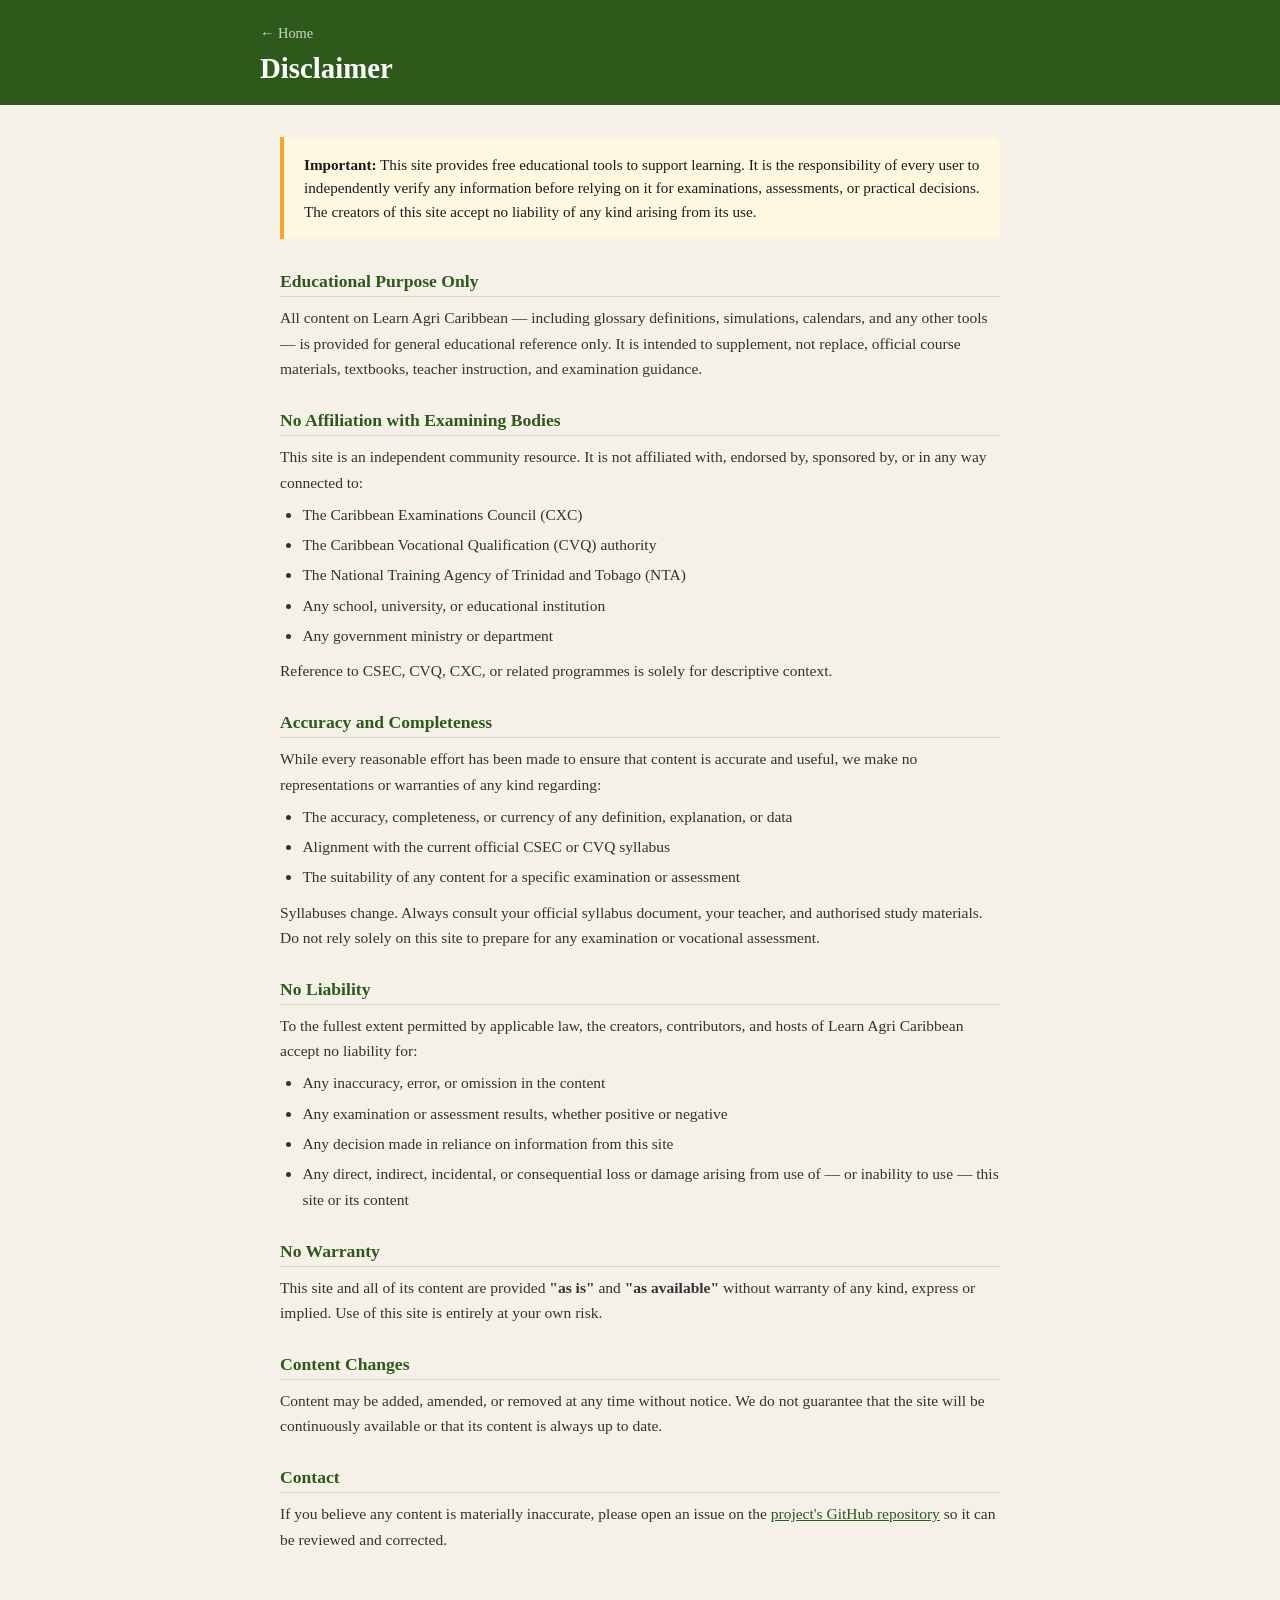
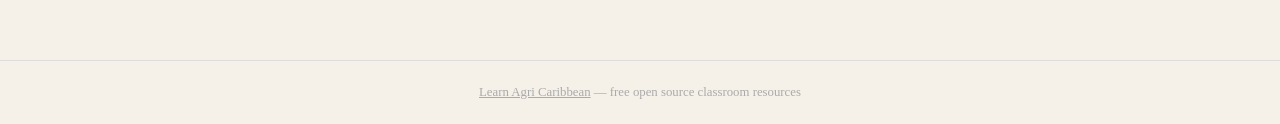
<file: docs/disclaimer/index.html>
<!DOCTYPE html>
<html lang="en">
<head>
  <meta charset="UTF-8">
  <meta name="viewport" content="width=device-width, initial-scale=1.0">
  <title>Disclaimer | Learn Agri Caribbean</title>
  <meta name="robots" content="noindex, follow">
  <meta name="author" content="learn-agri-caribbean">
  <style>
    *, *::before, *::after { box-sizing: border-box; margin: 0; padding: 0; }

    body {
      font-family: Georgia, 'Times New Roman', serif;
      background: #f5f0e8;
      color: #1a1a1a;
      min-height: 100vh;
    }

    header {
      background: #2d5a1b;
      color: #fff;
      padding: 1.5rem 1.5rem 1.25rem;
    }

    .header-inner {
      max-width: 760px;
      margin: 0 auto;
    }

    .back-link {
      display: inline-block;
      color: rgba(255,255,255,0.75);
      text-decoration: none;
      font-size: 0.9rem;
      margin-bottom: 0.6rem;
    }

    .back-link:hover { color: #fff; }
    .back-link::before { content: '← '; }

    header h1 {
      font-size: 1.8rem;
    }

    main {
      max-width: 760px;
      margin: 2rem auto;
      padding: 0 1.25rem 3rem;
    }

    .notice {
      background: #fff8e1;
      border-left: 4px solid #f9a825;
      padding: 1rem 1.25rem;
      border-radius: 0 6px 6px 0;
      margin-bottom: 2rem;
      font-size: 0.95rem;
      line-height: 1.55;
    }

    section {
      margin-bottom: 1.75rem;
    }

    h2 {
      font-size: 1.1rem;
      color: #2d5a1b;
      margin-bottom: 0.5rem;
      padding-bottom: 0.25rem;
      border-bottom: 1px solid #c8ddb8;
    }

    p, li {
      font-size: 0.97rem;
      line-height: 1.65;
      color: #333;
    }

    ul {
      padding-left: 1.4rem;
      margin-top: 0.4rem;
    }

    li { margin-bottom: 0.3rem; }

    footer {
      text-align: center;
      padding: 1.5rem;
      font-size: 0.8rem;
      color: #aaa;
      border-top: 1px solid #ddd;
      margin-top: 2rem;
    }

    footer a { color: #aaa; }
    footer a:hover { color: #2d5a1b; }
  </style>
</head>
<body>

<header>
  <div class="header-inner">
    <a class="back-link" href="../index.html">Home</a>
    <h1>Disclaimer</h1>
  </div>
</header>

<main>

  <div class="notice">
    <strong>Important:</strong> This site provides free educational tools to support learning. It is the responsibility of every user to independently verify any information before relying on it for examinations, assessments, or practical decisions. The creators of this site accept no liability of any kind arising from its use.
  </div>

  <section>
    <h2>Educational Purpose Only</h2>
    <p>All content on Learn Agri Caribbean — including glossary definitions, simulations, calendars, and any other tools — is provided for general educational reference only. It is intended to supplement, not replace, official course materials, textbooks, teacher instruction, and examination guidance.</p>
  </section>

  <section>
    <h2>No Affiliation with Examining Bodies</h2>
    <p>This site is an independent community resource. It is not affiliated with, endorsed by, sponsored by, or in any way connected to:</p>
    <ul>
      <li>The Caribbean Examinations Council (CXC)</li>
      <li>The Caribbean Vocational Qualification (CVQ) authority</li>
      <li>The National Training Agency of Trinidad and Tobago (NTA)</li>
      <li>Any school, university, or educational institution</li>
      <li>Any government ministry or department</li>
    </ul>
    <p style="margin-top:0.6rem;">Reference to CSEC, CVQ, CXC, or related programmes is solely for descriptive context.</p>
  </section>

  <section>
    <h2>Accuracy and Completeness</h2>
    <p>While every reasonable effort has been made to ensure that content is accurate and useful, we make no representations or warranties of any kind regarding:</p>
    <ul>
      <li>The accuracy, completeness, or currency of any definition, explanation, or data</li>
      <li>Alignment with the current official CSEC or CVQ syllabus</li>
      <li>The suitability of any content for a specific examination or assessment</li>
    </ul>
    <p style="margin-top:0.6rem;">Syllabuses change. Always consult your official syllabus document, your teacher, and authorised study materials. Do not rely solely on this site to prepare for any examination or vocational assessment.</p>
  </section>

  <section>
    <h2>No Liability</h2>
    <p>To the fullest extent permitted by applicable law, the creators, contributors, and hosts of Learn Agri Caribbean accept no liability for:</p>
    <ul>
      <li>Any inaccuracy, error, or omission in the content</li>
      <li>Any examination or assessment results, whether positive or negative</li>
      <li>Any decision made in reliance on information from this site</li>
      <li>Any direct, indirect, incidental, or consequential loss or damage arising from use of — or inability to use — this site or its content</li>
    </ul>
  </section>

  <section>
    <h2>No Warranty</h2>
    <p>This site and all of its content are provided <strong>"as is"</strong> and <strong>"as available"</strong> without warranty of any kind, express or implied. Use of this site is entirely at your own risk.</p>
  </section>

  <section>
    <h2>Content Changes</h2>
    <p>Content may be added, amended, or removed at any time without notice. We do not guarantee that the site will be continuously available or that its content is always up to date.</p>
  </section>

  <section>
    <h2>Contact</h2>
    <p>If you believe any content is materially inaccurate, please open an issue on the <a href="https://github.com/renocon/learn-agri-caribbean/issues" style="color:#2d5a1b;">project's GitHub repository</a> so it can be reviewed and corrected.</p>
  </section>

</main>

<footer>
  <a href="../index.html">Learn Agri Caribbean</a> &mdash; free open source classroom resources
</footer>

</body>
</html>
</file>
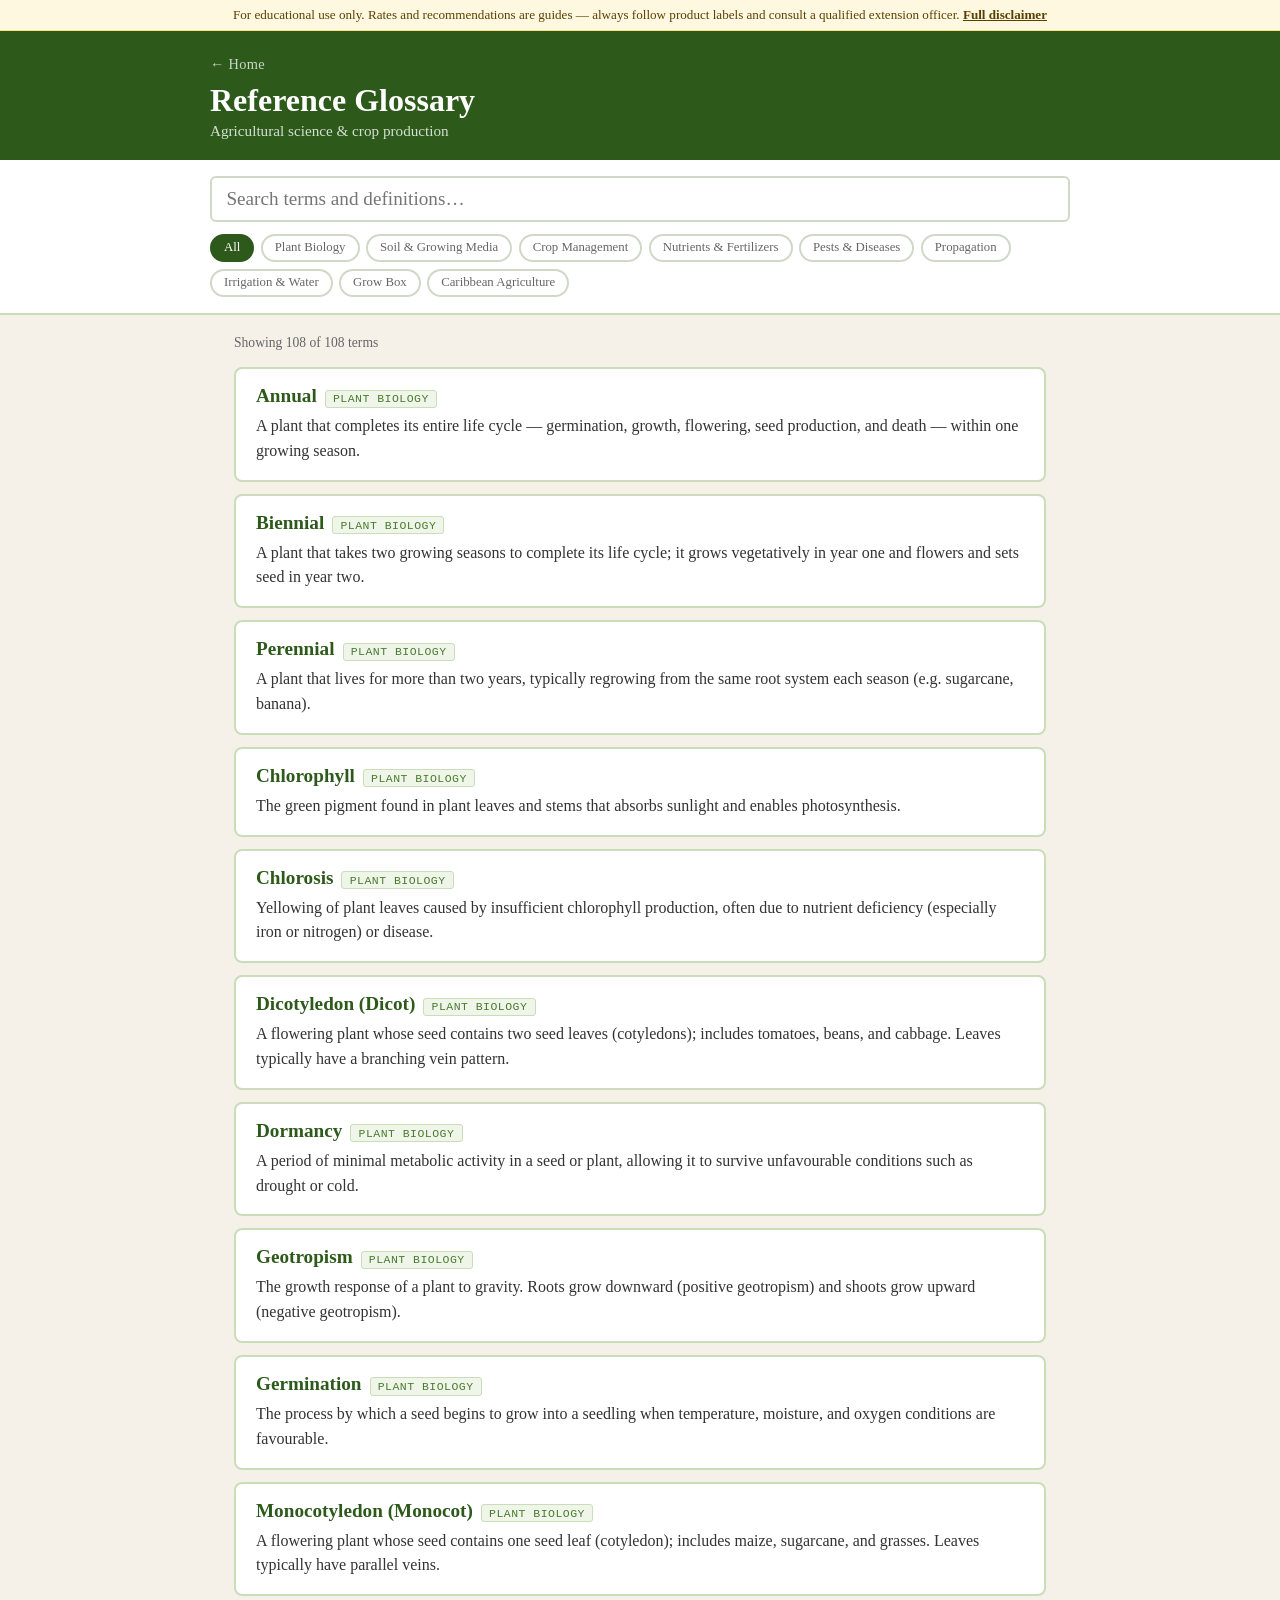
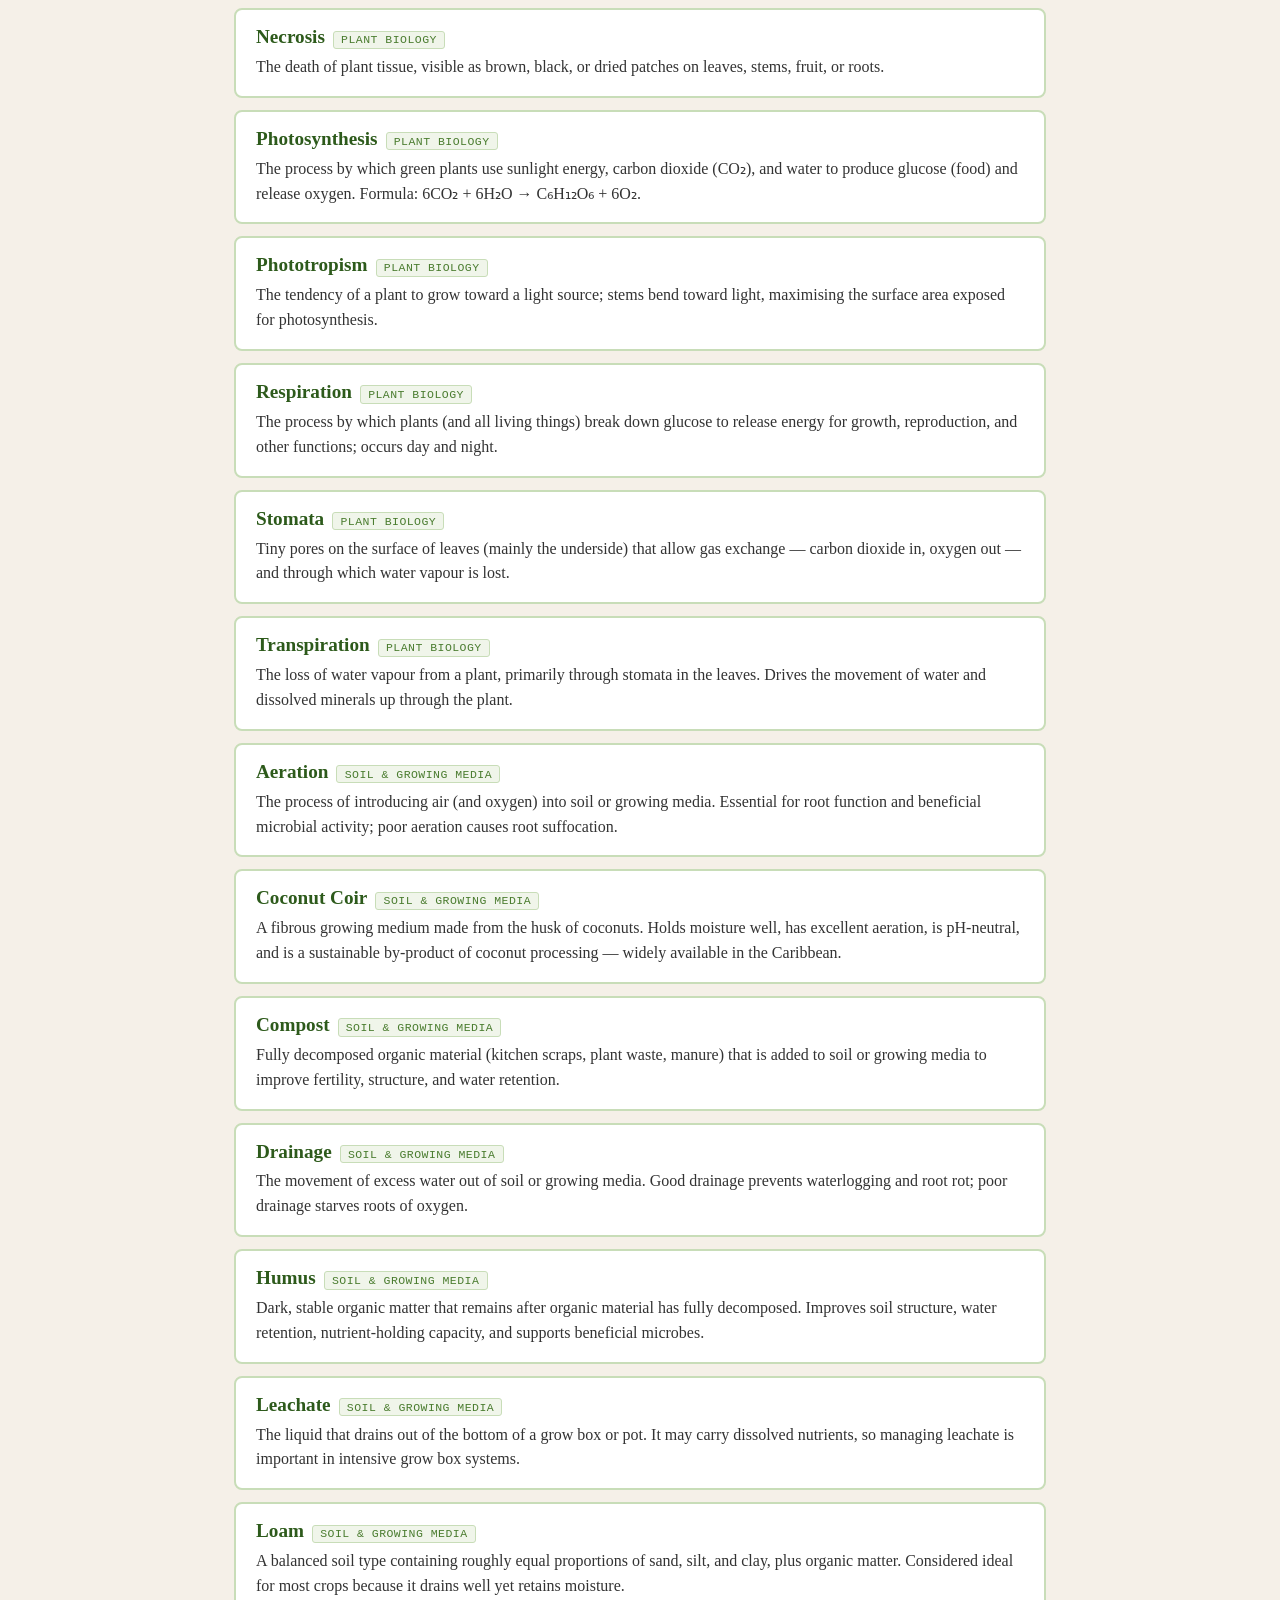
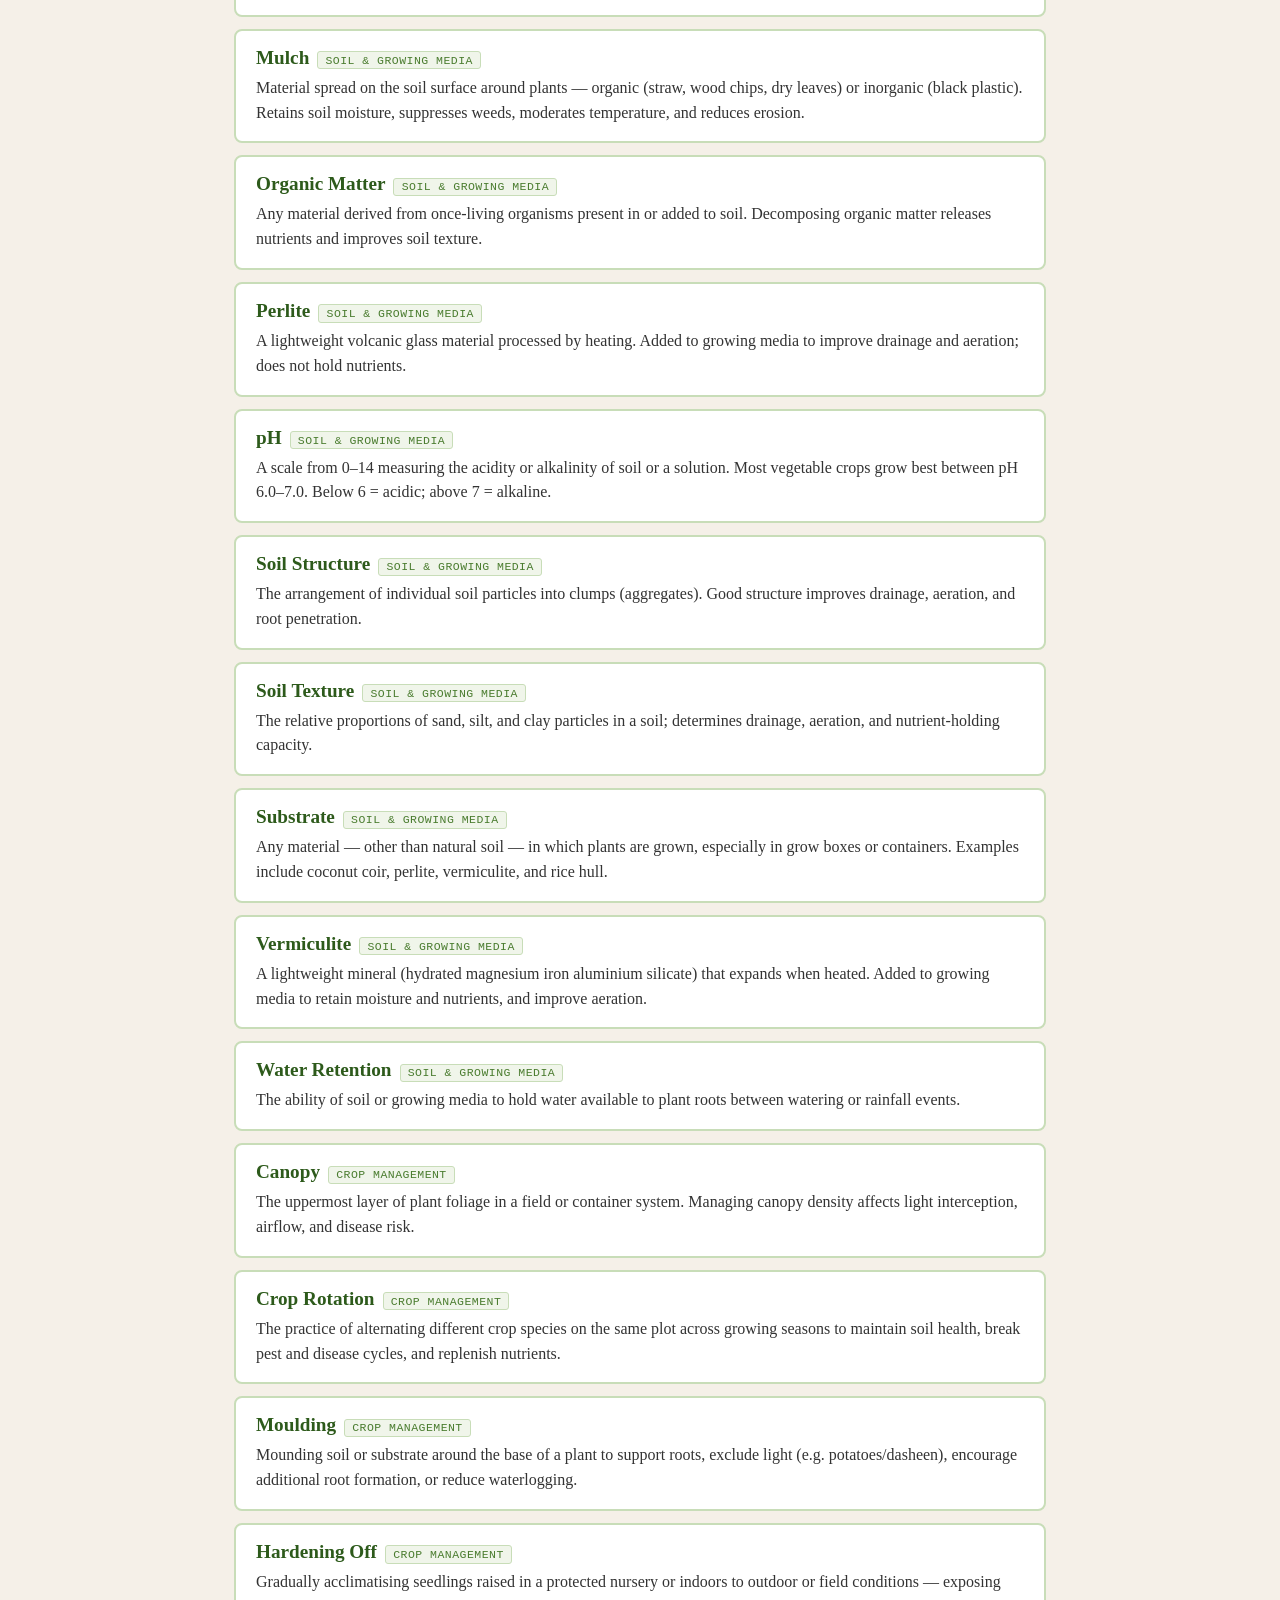
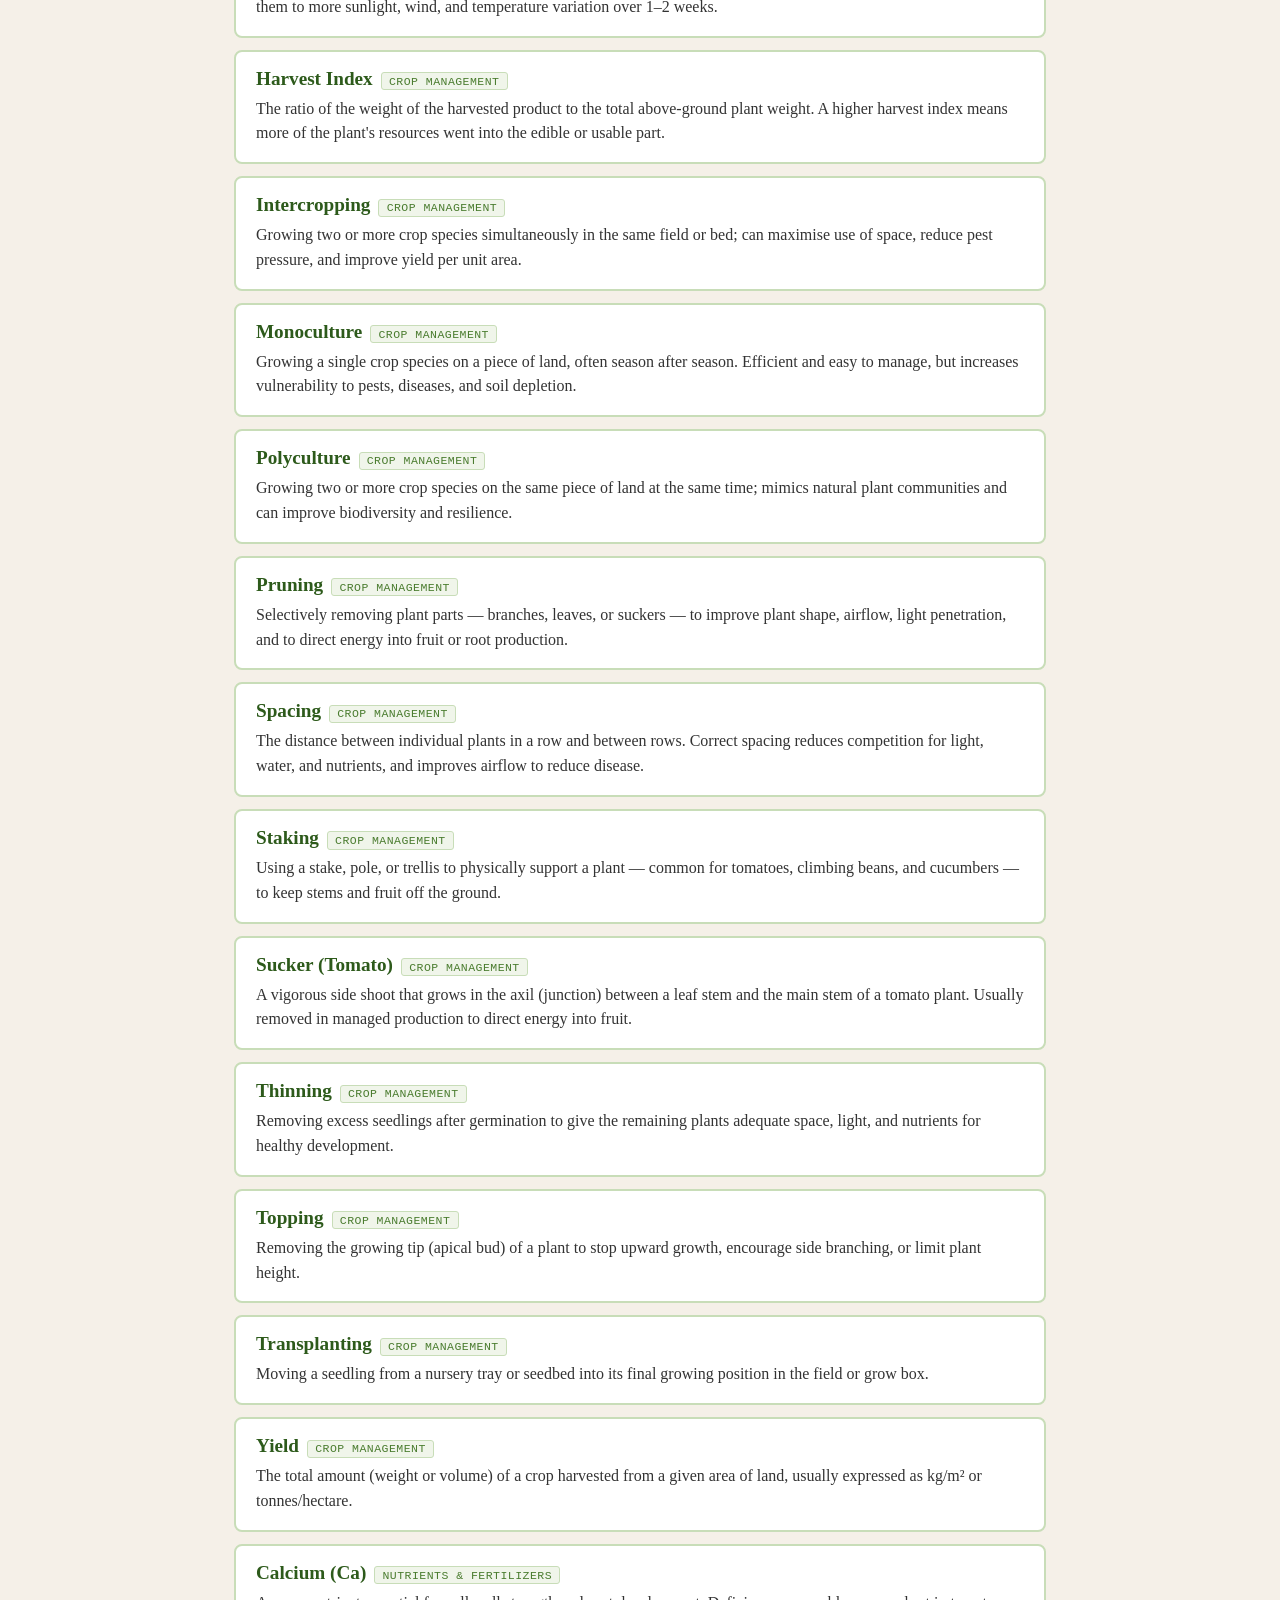
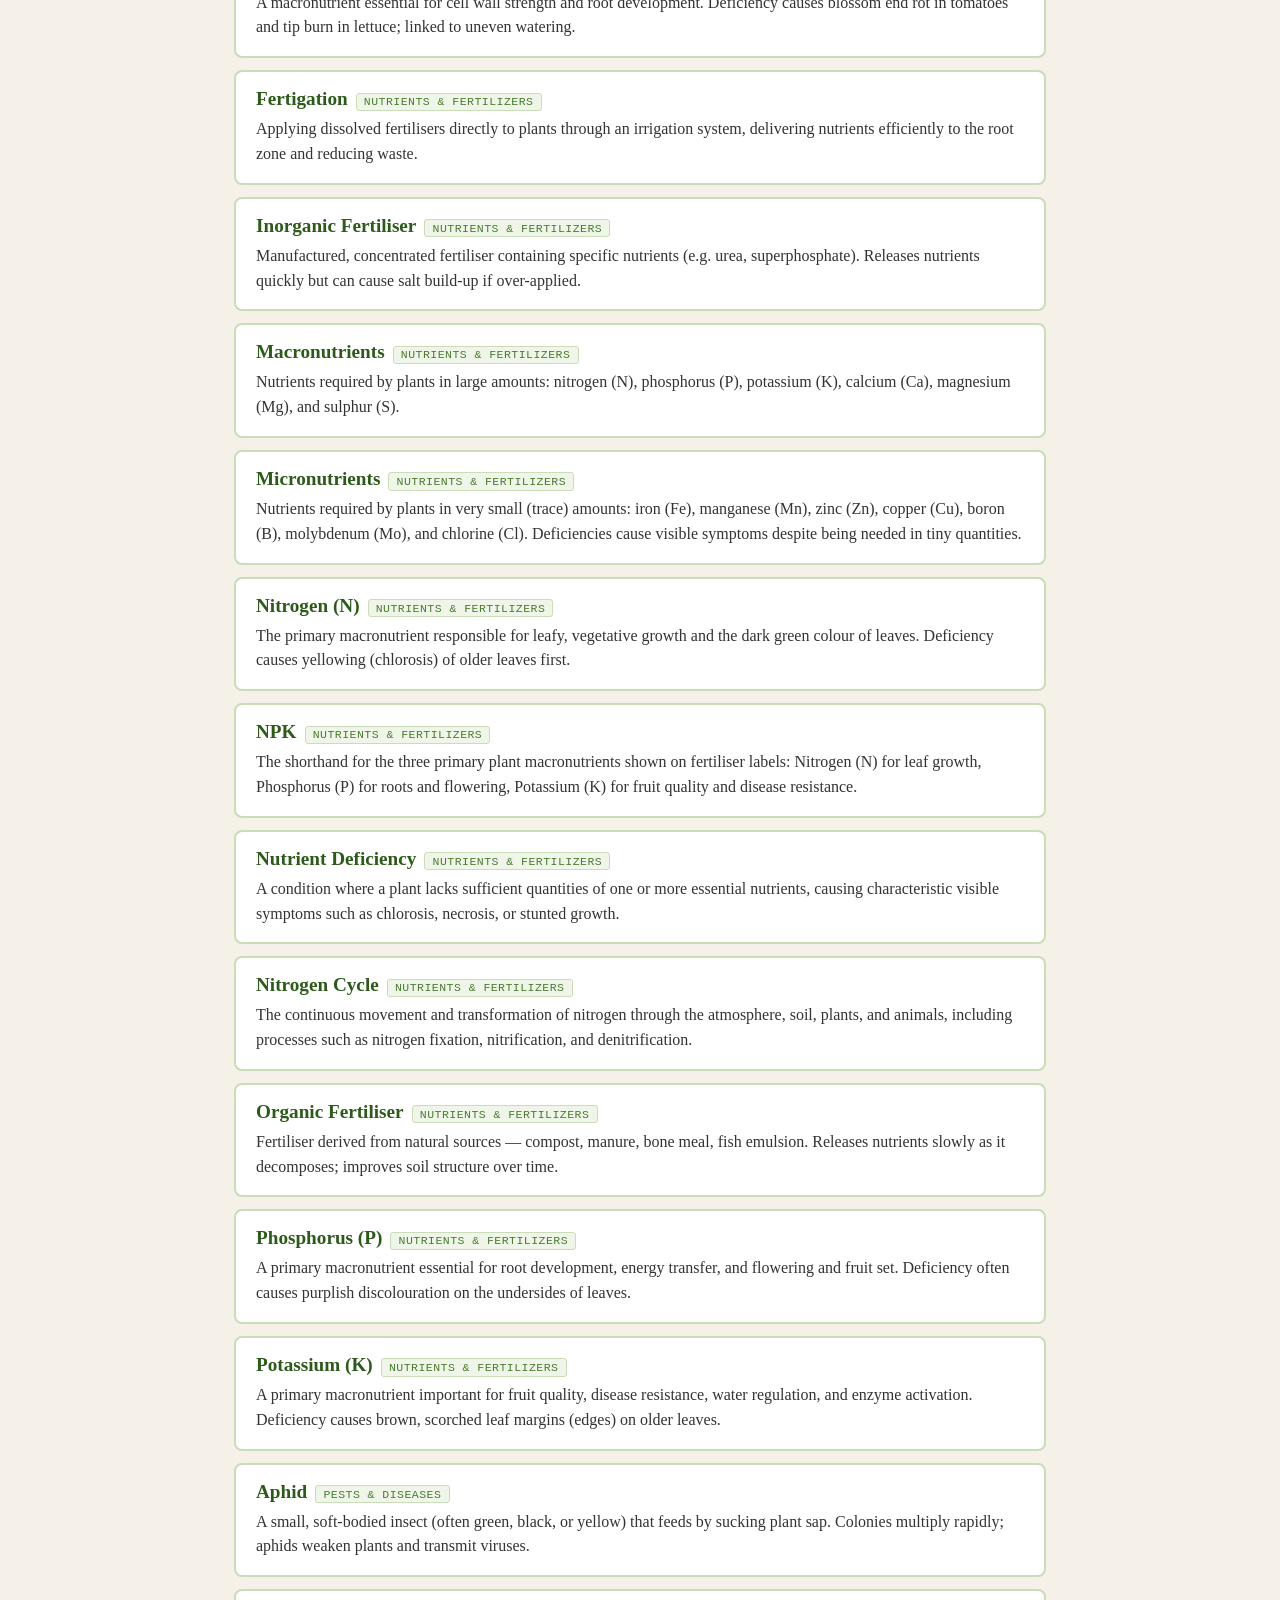
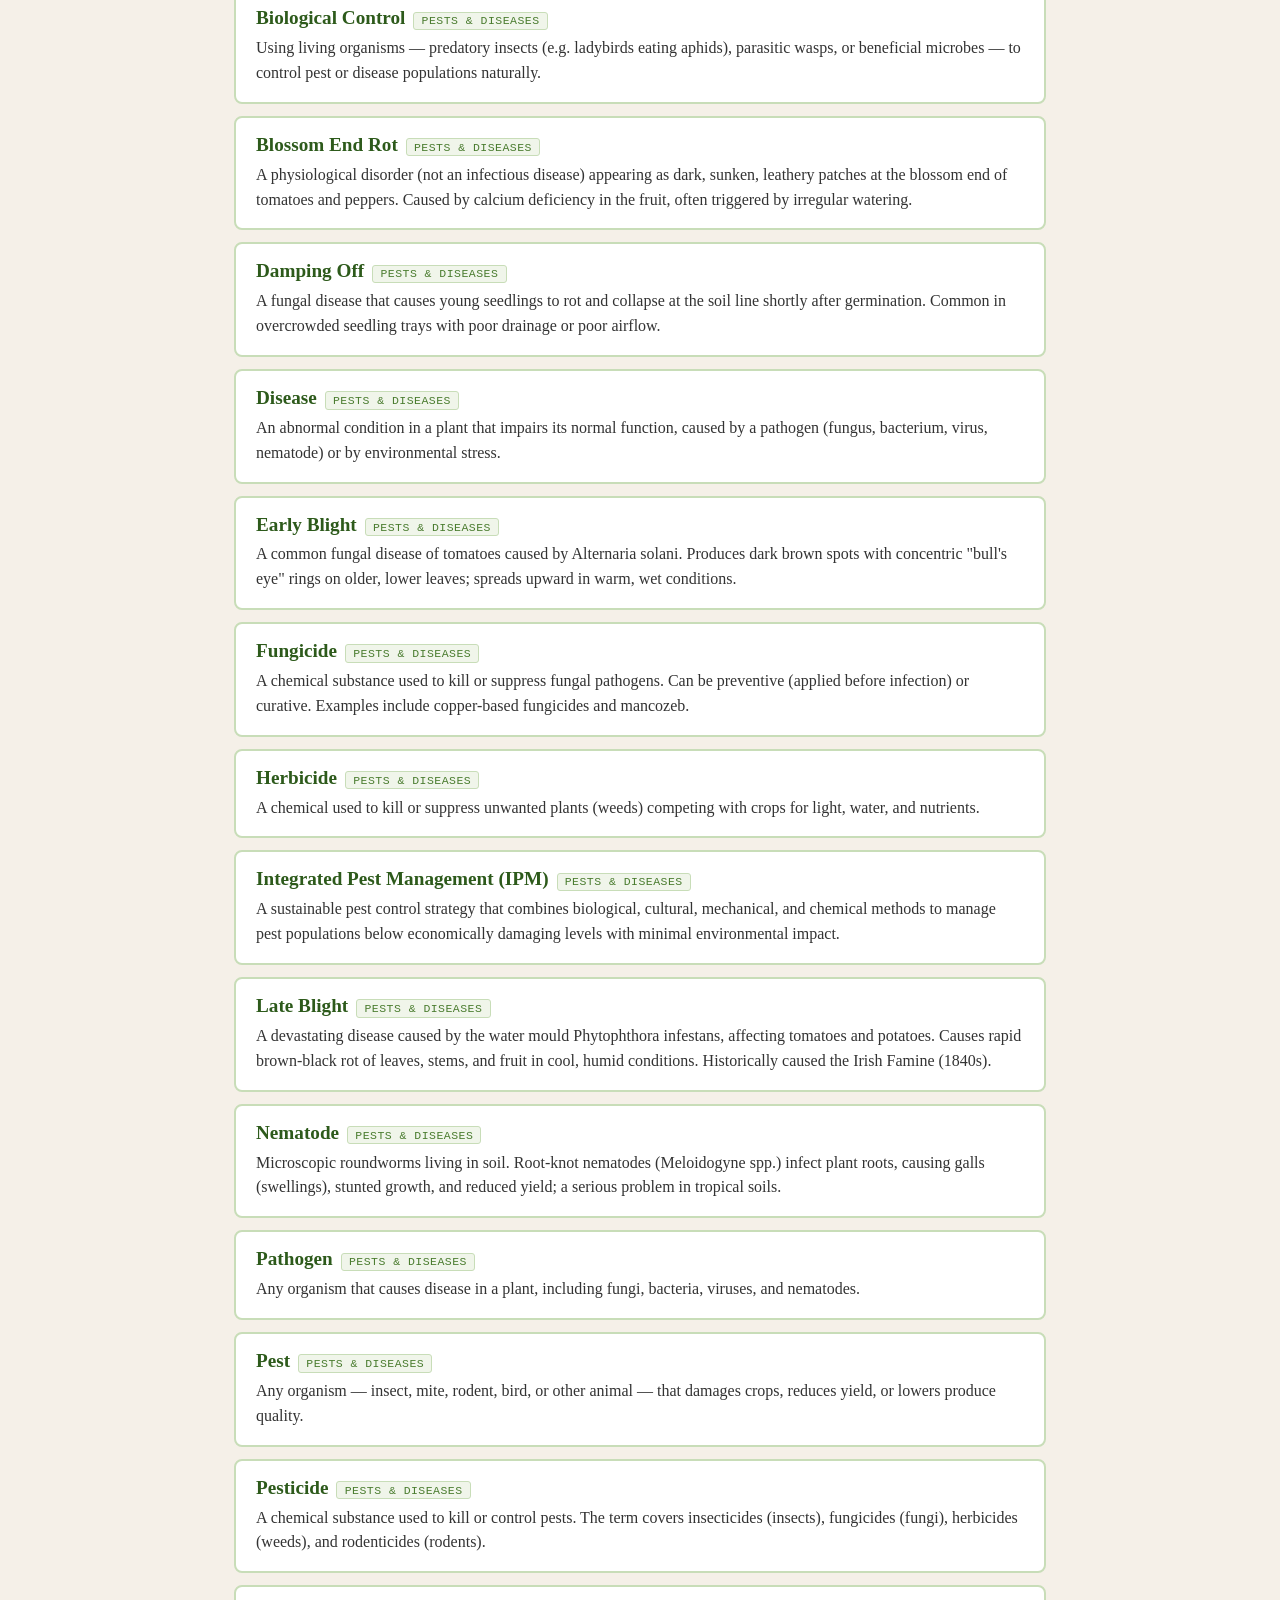
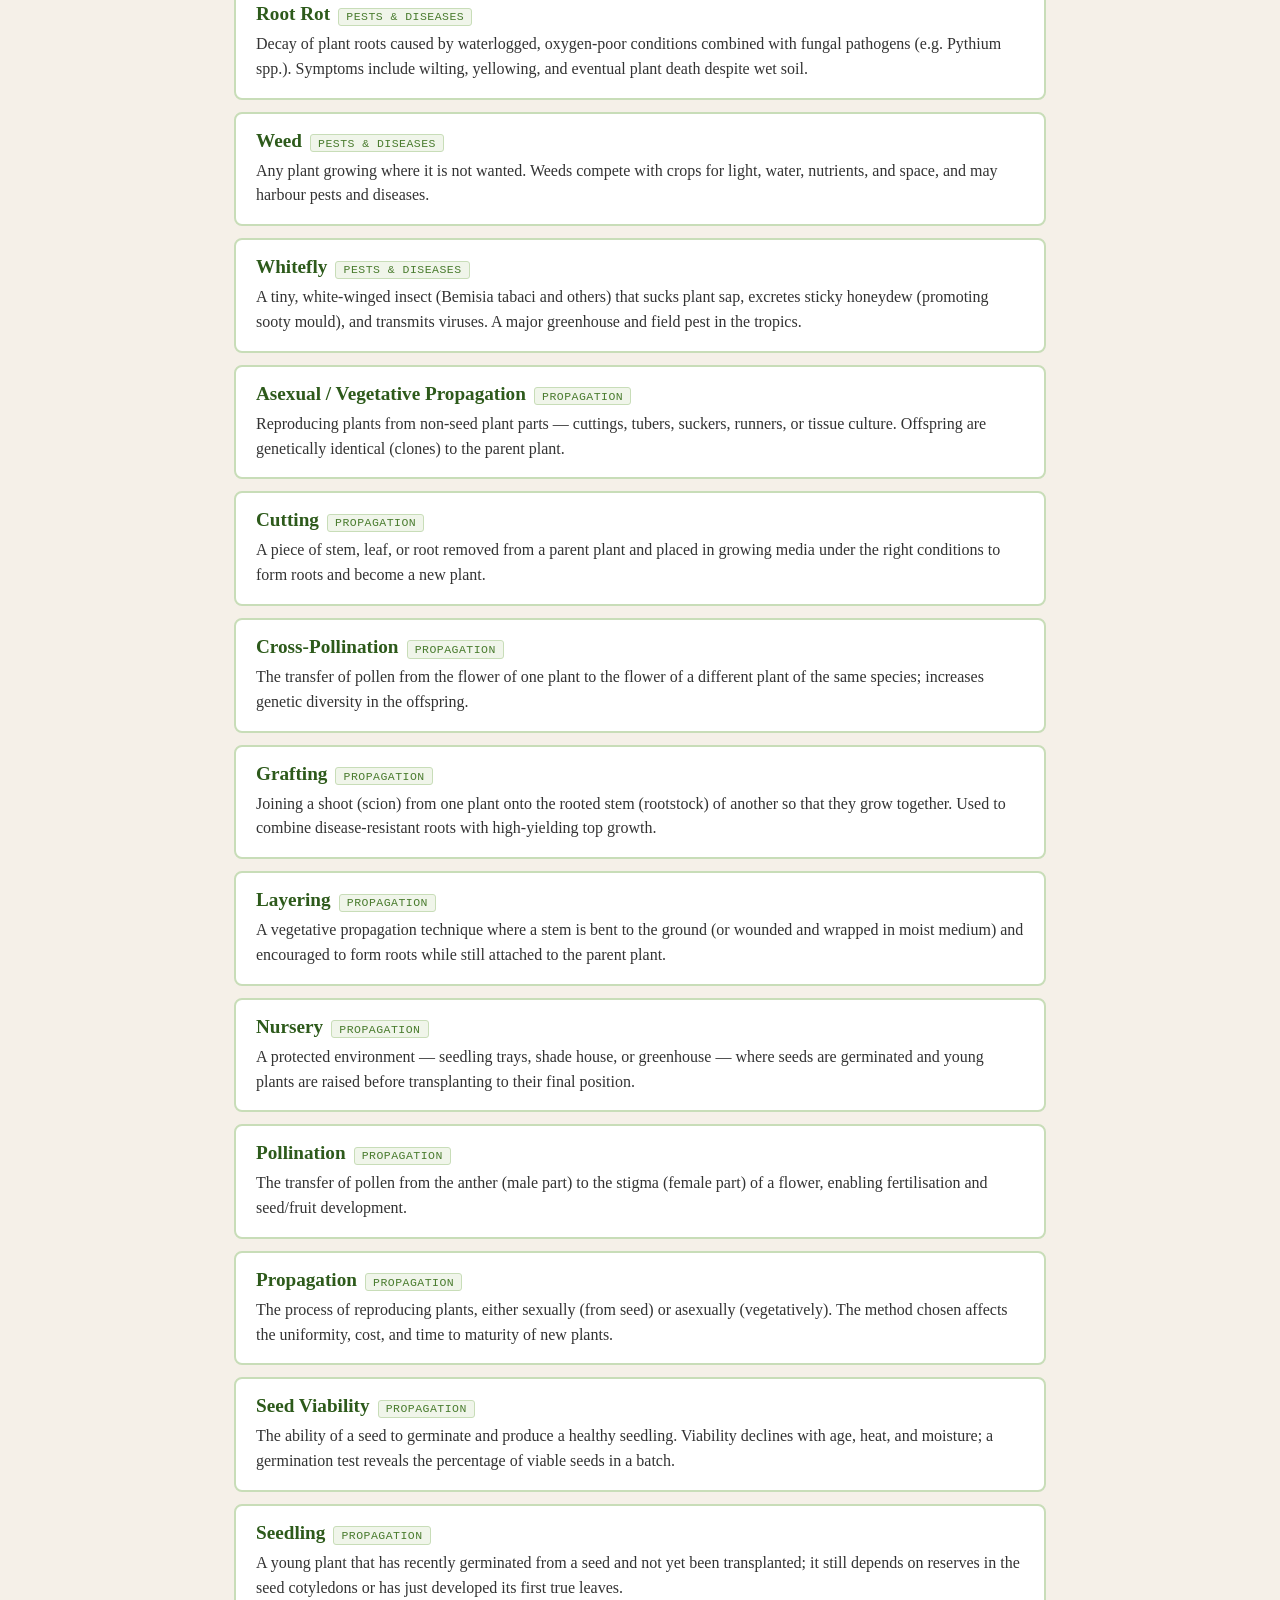
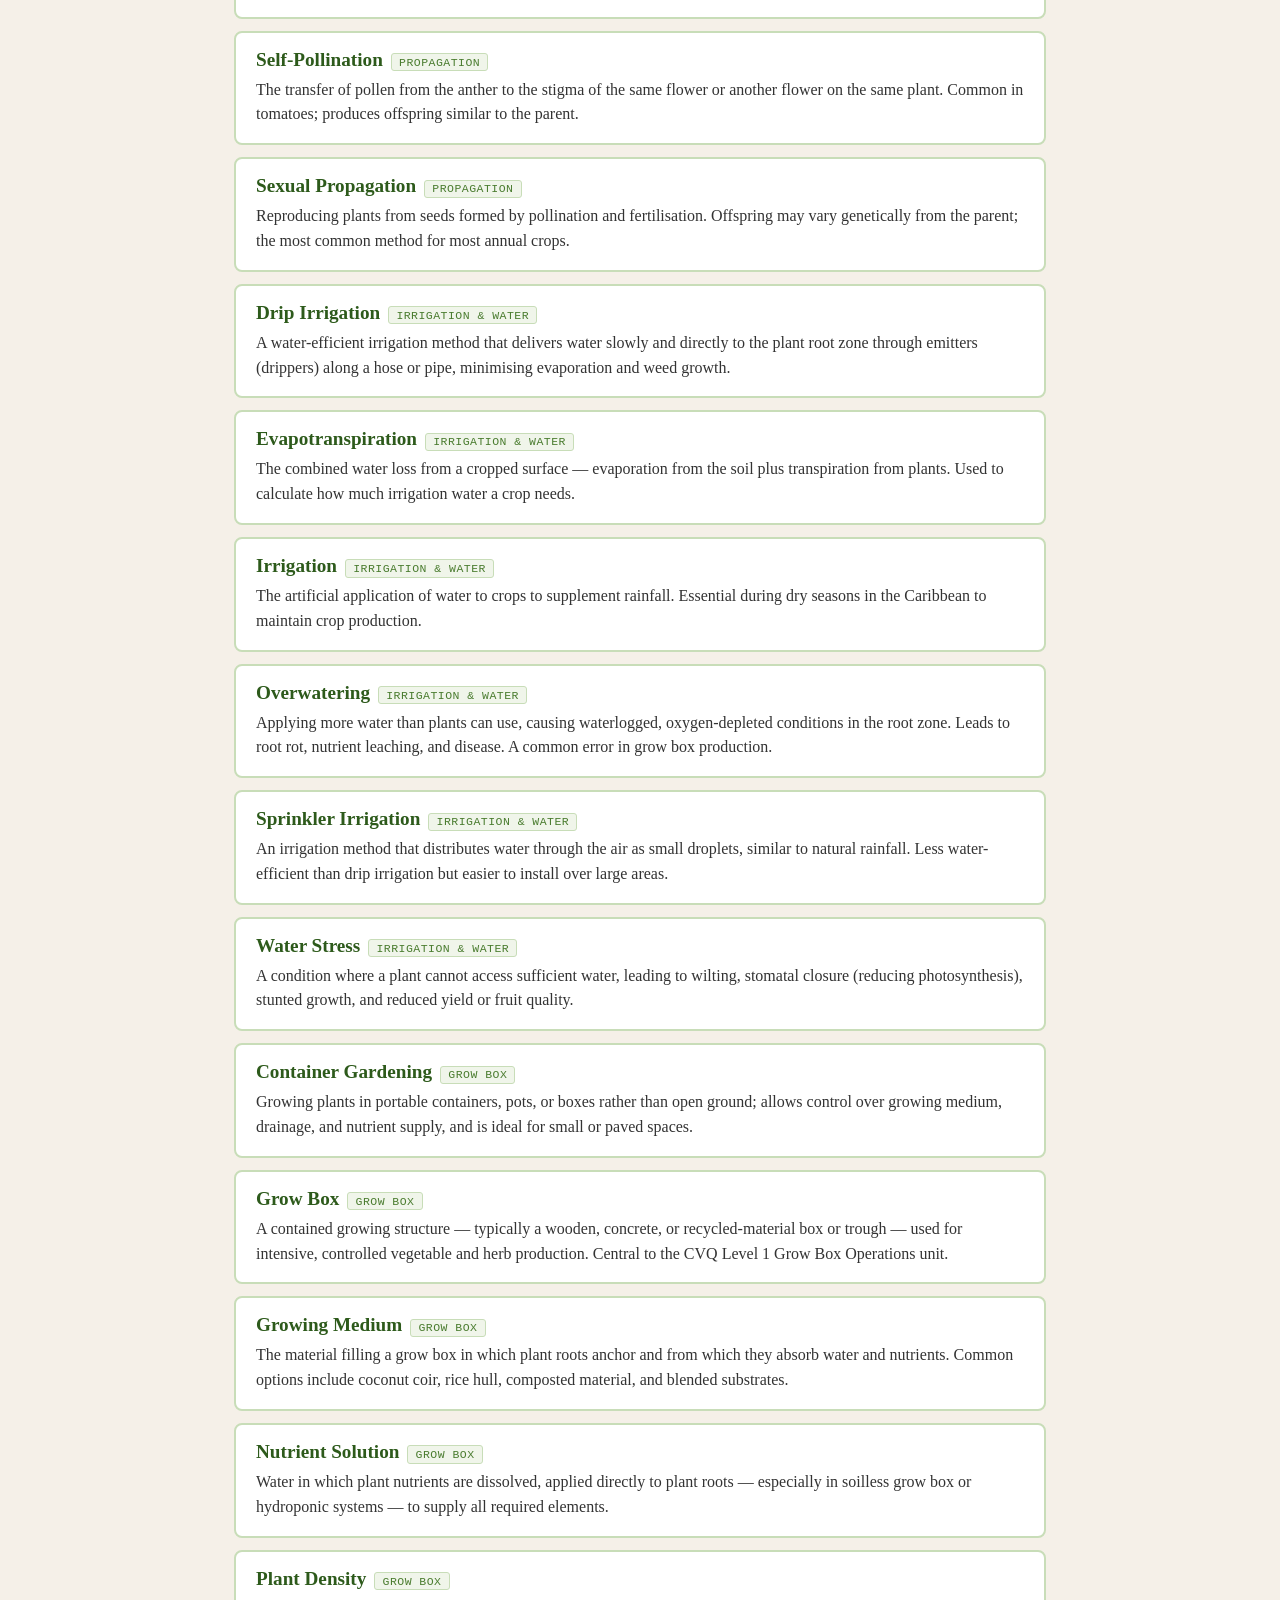
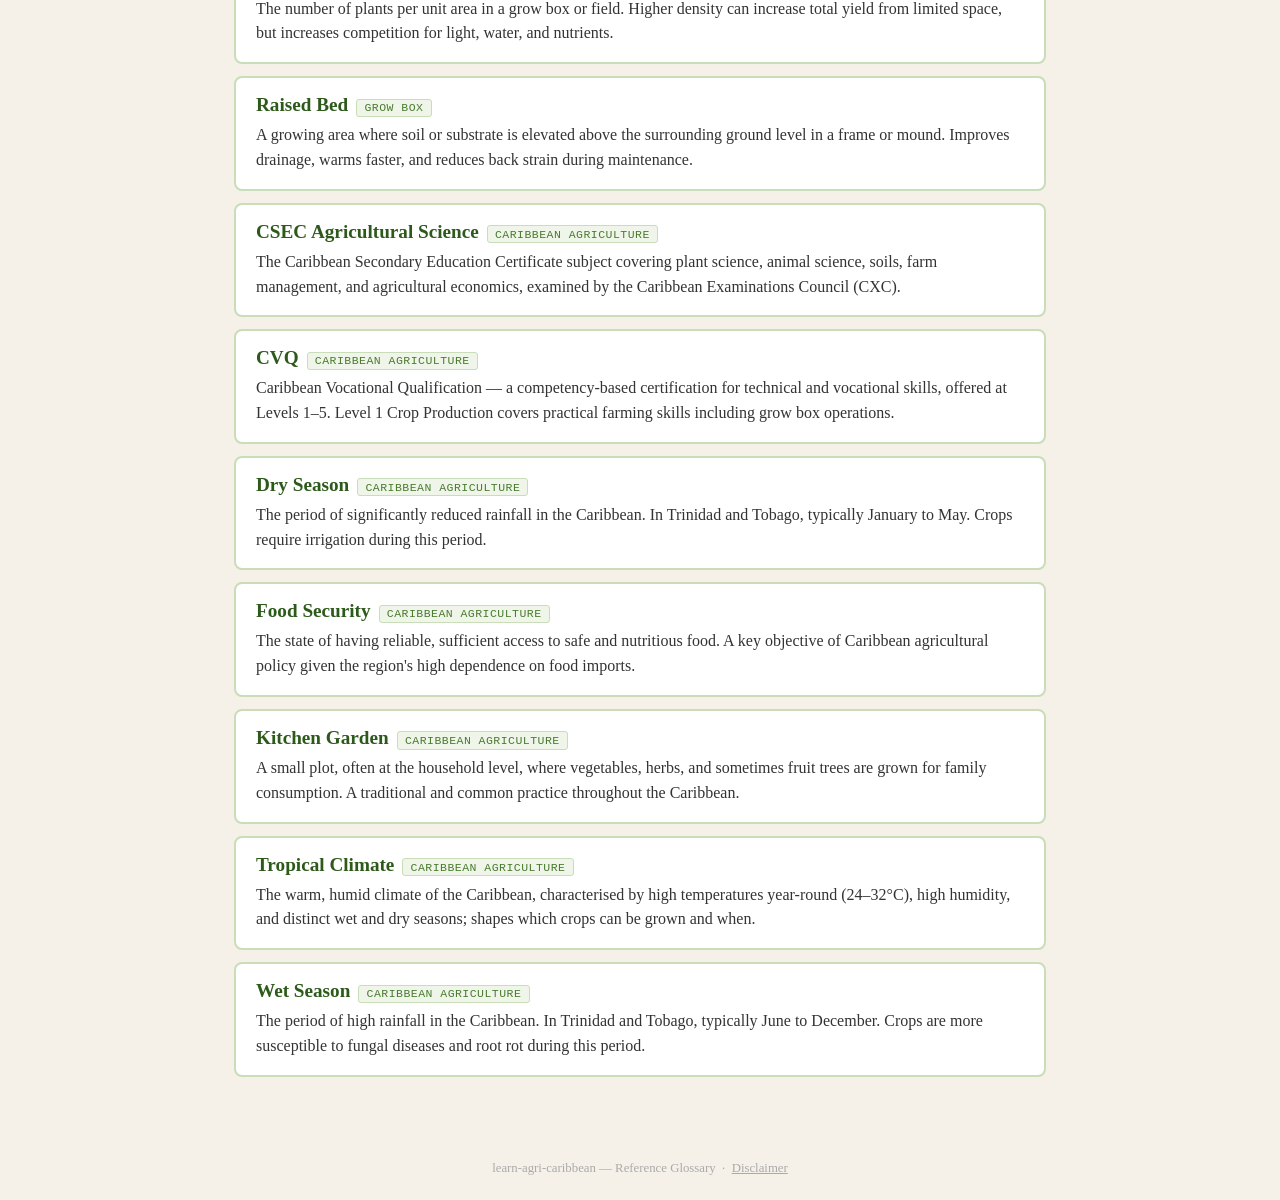
<file: docs/glossary/index.html>
<!DOCTYPE html>
<html lang="en">
<head>
  <meta charset="UTF-8">
  <meta name="viewport" content="width=device-width, initial-scale=1.0">
  <title>Agricultural Science Glossary | CSEC &amp; CVQ | Learn Agri Caribbean</title>

  <!-- SEO -->
  <meta name="description" content="110 searchable agricultural science definitions for CSEC and CVQ Level 1 Crop Production. Covers plant biology, soil science, pests &amp; diseases, nutrients, irrigation, grow box operations, and Caribbean agriculture.">
  <meta name="keywords" content="CSEC agricultural science glossary, CVQ crop production terms, plant biology definitions, soil science Caribbean, pest management, grow box terminology, agricultural science vocabulary, CXC agri glossary">
  <meta name="author" content="learn-agri-caribbean">
  <link rel="canonical" href="https://renocon.github.io/learn-agri-caribbean/glossary/">

  <!-- Open Graph -->
  <meta property="og:type" content="website">
  <meta property="og:url" content="https://renocon.github.io/learn-agri-caribbean/glossary/">
  <meta property="og:title" content="Agricultural Science Glossary | CSEC &amp; CVQ | Learn Agri Caribbean">
  <meta property="og:description" content="110 searchable agricultural science definitions covering plant biology, soil science, pests &amp; diseases, nutrients, irrigation, grow box operations, and Caribbean agriculture.">
  <meta property="og:site_name" content="Learn Agri Caribbean">

  <!-- Twitter Card -->
  <meta name="twitter:card" content="summary">
  <meta name="twitter:title" content="Agricultural Science Glossary | CSEC &amp; CVQ | Learn Agri Caribbean">
  <meta name="twitter:description" content="110 searchable definitions for CSEC Agricultural Science and CVQ Level 1 Crop Production — free, no login required.">

  <!-- Structured Data -->
  <script type="application/ld+json">
  {
    "@context": "https://schema.org",
    "@type": "WebPage",
    "name": "Agricultural Science Glossary — CSEC &amp; CVQ",
    "url": "https://renocon.github.io/learn-agri-caribbean/glossary/",
    "description": "110 searchable agricultural science definitions for CSEC and CVQ Level 1 Crop Production, covering plant biology, soil science, pests and diseases, nutrients, irrigation, grow box operations, and Caribbean agriculture.",
    "inLanguage": "en",
    "educationalLevel": "Secondary",
    "audience": {
      "@type": "EducationalAudience",
      "educationalRole": "student"
    },
    "isPartOf": {
      "@type": "WebSite",
      "name": "Learn Agri Caribbean",
      "url": "https://renocon.github.io/learn-agri-caribbean/"
    }
  }
  </script>

  <style>
    *, *::before, *::after { box-sizing: border-box; margin: 0; padding: 0; }

    :root {
      --green-dark: #2d5a1b;
      --green-mid: #4a7c2f;
      --green-light: #c8ddb8;
      --green-pale: #f0f5ea;
      --text: #1a1a1a;
      --muted: #666;
      --border: #d0d8c8;
      --white: #fff;
      --mark-bg: #fff176;
    }

    body {
      font-family: Georgia, 'Times New Roman', serif;
      background: #f5f0e8;
      color: var(--text);
      min-height: 100vh;
    }

    /* ── HEADER ── */
    header {
      background: var(--green-dark);
      color: var(--white);
      padding: 1.5rem 1.5rem 1.25rem;
    }

    .header-inner {
      max-width: 860px;
      margin: 0 auto;
    }

    .back-link {
      display: inline-block;
      color: rgba(255,255,255,0.75);
      text-decoration: none;
      font-size: 0.9rem;
      margin-bottom: 0.6rem;
      letter-spacing: 0.02em;
    }

    .back-link:hover { color: var(--white); }
    .back-link::before { content: '← '; }

    header h1 {
      font-size: 2rem;
      margin-bottom: 0.2rem;
    }

    header p {
      font-size: 0.95rem;
      opacity: 0.8;
    }

    /* ── CONTROLS ── */
    .controls {
      background: var(--white);
      border-bottom: 2px solid var(--green-light);
      padding: 1rem 1.5rem;
      position: sticky;
      top: 0;
      z-index: 10;
    }

    .controls-inner {
      max-width: 860px;
      margin: 0 auto;
      display: flex;
      flex-direction: column;
      gap: 0.75rem;
    }

    #search {
      width: 100%;
      font-size: 1.2rem;
      font-family: inherit;
      padding: 0.6rem 0.9rem;
      border: 2px solid var(--border);
      border-radius: 6px;
      outline: none;
      transition: border-color 0.15s;
    }

    #search:focus { border-color: var(--green-mid); }

    .cat-filters {
      display: flex;
      flex-wrap: wrap;
      gap: 0.4rem;
    }

    .cat-btn {
      font-family: inherit;
      font-size: 0.8rem;
      padding: 0.3rem 0.75rem;
      border: 2px solid var(--border);
      border-radius: 999px;
      background: var(--white);
      color: var(--muted);
      cursor: pointer;
      transition: background 0.12s, color 0.12s, border-color 0.12s;
    }

    .cat-btn:hover { border-color: var(--green-mid); color: var(--green-dark); }

    .cat-btn.active {
      background: var(--green-dark);
      border-color: var(--green-dark);
      color: var(--white);
    }

    /* ── MAIN ── */
    main {
      max-width: 860px;
      margin: 0 auto;
      padding: 1.25rem 1.5rem 3rem;
    }

    .results-bar {
      font-size: 0.85rem;
      color: var(--muted);
      margin-bottom: 1rem;
    }

    .no-results {
      text-align: center;
      padding: 3rem 1rem;
      color: var(--muted);
      font-size: 1.1rem;
    }

    /* ── TERM CARDS ── */
    .term-card {
      background: var(--white);
      border: 2px solid var(--green-light);
      border-radius: 8px;
      padding: 1rem 1.25rem;
      margin-bottom: 0.75rem;
      transition: border-color 0.12s;
    }

    .term-card:hover { border-color: var(--green-mid); }

    .term-header {
      display: flex;
      align-items: baseline;
      flex-wrap: wrap;
      gap: 0.5rem;
      margin-bottom: 0.4rem;
    }

    .term-name {
      font-size: 1.2rem;
      font-weight: bold;
      color: var(--green-dark);
    }

    .term-cat {
      font-size: 0.72rem;
      font-family: monospace;
      background: var(--green-pale);
      color: var(--green-mid);
      border: 1px solid var(--green-light);
      border-radius: 3px;
      padding: 0.1rem 0.45rem;
      text-transform: uppercase;
      letter-spacing: 0.04em;
    }

    .term-def {
      font-size: 1rem;
      line-height: 1.55;
      color: #333;
    }

    mark {
      background: var(--mark-bg);
      color: inherit;
      border-radius: 2px;
      padding: 0 1px;
    }

    footer {
      text-align: center;
      padding: 1.5rem;
      font-size: 0.8rem;
      color: #aaa;
    }
  .disclaim-bar{background:#fff8e1;border-bottom:1px solid #ffe082;font-size:0.82rem;text-align:center;padding:0.35rem 1rem;color:#5a4000;line-height:1.4}
  .disclaim-bar a{color:#5a4000;font-weight:600}
  </style>
</head>
<body>

<div class="disclaim-bar">For educational use only. Rates and recommendations are guides — always follow product labels and consult a qualified extension officer. <a href="../disclaimer/index.html">Full disclaimer</a></div>

<header>
  <div class="header-inner">
    <a class="back-link" href="../index.html">Home</a>
    <h1>Reference Glossary</h1>
    <p>Agricultural science &amp; crop production</p>
  </div>
</header>

<div class="controls">
  <div class="controls-inner">
    <input id="search" type="search" placeholder="Search terms and definitions…" autocomplete="off" spellcheck="false">
    <div class="cat-filters" id="catFilters"></div>
  </div>
</div>

<main>
  <p class="results-bar" id="resultsBar"></p>
  <div id="termList"></div>
  <div id="noResults" class="no-results" style="display:none">No matching terms found.</div>
</main>

<footer>
  learn-agri-caribbean &mdash; Reference Glossary
  &nbsp;&middot;&nbsp;
  <a href="../disclaimer/index.html" style="color:inherit;">Disclaimer</a>
</footer>

<script>
const CATEGORIES = {
  'plant-biology':   'Plant Biology',
  'soil':            'Soil & Growing Media',
  'crop-management': 'Crop Management',
  'nutrients':       'Nutrients & Fertilizers',
  'pests':           'Pests & Diseases',
  'propagation':     'Propagation',
  'irrigation':      'Irrigation & Water',
  'grow-box':        'Grow Box',
  'caribbean':       'Caribbean Agriculture',
};

const TERMS = [
  /* ── PLANT BIOLOGY ── */
  { term: 'Annual',              cat: 'plant-biology',   def: 'A plant that completes its entire life cycle — germination, growth, flowering, seed production, and death — within one growing season.' },
  { term: 'Biennial',            cat: 'plant-biology',   def: 'A plant that takes two growing seasons to complete its life cycle; it grows vegetatively in year one and flowers and sets seed in year two.' },
  { term: 'Perennial',           cat: 'plant-biology',   def: 'A plant that lives for more than two years, typically regrowing from the same root system each season (e.g. sugarcane, banana).' },
  { term: 'Chlorophyll',         cat: 'plant-biology',   def: 'The green pigment found in plant leaves and stems that absorbs sunlight and enables photosynthesis.' },
  { term: 'Chlorosis',           cat: 'plant-biology',   def: 'Yellowing of plant leaves caused by insufficient chlorophyll production, often due to nutrient deficiency (especially iron or nitrogen) or disease.' },
  { term: 'Dicotyledon (Dicot)', cat: 'plant-biology',   def: 'A flowering plant whose seed contains two seed leaves (cotyledons); includes tomatoes, beans, and cabbage. Leaves typically have a branching vein pattern.' },
  { term: 'Dormancy',            cat: 'plant-biology',   def: 'A period of minimal metabolic activity in a seed or plant, allowing it to survive unfavourable conditions such as drought or cold.' },
  { term: 'Geotropism',          cat: 'plant-biology',   def: 'The growth response of a plant to gravity. Roots grow downward (positive geotropism) and shoots grow upward (negative geotropism).' },
  { term: 'Germination',         cat: 'plant-biology',   def: 'The process by which a seed begins to grow into a seedling when temperature, moisture, and oxygen conditions are favourable.' },
  { term: 'Monocotyledon (Monocot)', cat: 'plant-biology', def: 'A flowering plant whose seed contains one seed leaf (cotyledon); includes maize, sugarcane, and grasses. Leaves typically have parallel veins.' },
  { term: 'Necrosis',            cat: 'plant-biology',   def: 'The death of plant tissue, visible as brown, black, or dried patches on leaves, stems, fruit, or roots.' },
  { term: 'Photosynthesis',      cat: 'plant-biology',   def: 'The process by which green plants use sunlight energy, carbon dioxide (CO₂), and water to produce glucose (food) and release oxygen. Formula: 6CO₂ + 6H₂O → C₆H₁₂O₆ + 6O₂.' },
  { term: 'Phototropism',        cat: 'plant-biology',   def: 'The tendency of a plant to grow toward a light source; stems bend toward light, maximising the surface area exposed for photosynthesis.' },
  { term: 'Respiration',         cat: 'plant-biology',   def: 'The process by which plants (and all living things) break down glucose to release energy for growth, reproduction, and other functions; occurs day and night.' },
  { term: 'Stomata',             cat: 'plant-biology',   def: 'Tiny pores on the surface of leaves (mainly the underside) that allow gas exchange — carbon dioxide in, oxygen out — and through which water vapour is lost.' },
  { term: 'Transpiration',       cat: 'plant-biology',   def: 'The loss of water vapour from a plant, primarily through stomata in the leaves. Drives the movement of water and dissolved minerals up through the plant.' },

  /* ── SOIL & GROWING MEDIA ── */
  { term: 'Aeration',            cat: 'soil',  def: 'The process of introducing air (and oxygen) into soil or growing media. Essential for root function and beneficial microbial activity; poor aeration causes root suffocation.' },
  { term: 'Coconut Coir',        cat: 'soil',  def: 'A fibrous growing medium made from the husk of coconuts. Holds moisture well, has excellent aeration, is pH-neutral, and is a sustainable by-product of coconut processing — widely available in the Caribbean.' },
  { term: 'Compost',             cat: 'soil',  def: 'Fully decomposed organic material (kitchen scraps, plant waste, manure) that is added to soil or growing media to improve fertility, structure, and water retention.' },
  { term: 'Drainage',            cat: 'soil',  def: 'The movement of excess water out of soil or growing media. Good drainage prevents waterlogging and root rot; poor drainage starves roots of oxygen.' },
  { term: 'Humus',               cat: 'soil',  def: 'Dark, stable organic matter that remains after organic material has fully decomposed. Improves soil structure, water retention, nutrient-holding capacity, and supports beneficial microbes.' },
  { term: 'Leachate',            cat: 'soil',  def: 'The liquid that drains out of the bottom of a grow box or pot. It may carry dissolved nutrients, so managing leachate is important in intensive grow box systems.' },
  { term: 'Loam',                cat: 'soil',  def: 'A balanced soil type containing roughly equal proportions of sand, silt, and clay, plus organic matter. Considered ideal for most crops because it drains well yet retains moisture.' },
  { term: 'Mulch',               cat: 'soil',  def: 'Material spread on the soil surface around plants — organic (straw, wood chips, dry leaves) or inorganic (black plastic). Retains soil moisture, suppresses weeds, moderates temperature, and reduces erosion.' },
  { term: 'Organic Matter',      cat: 'soil',  def: 'Any material derived from once-living organisms present in or added to soil. Decomposing organic matter releases nutrients and improves soil texture.' },
  { term: 'Perlite',             cat: 'soil',  def: 'A lightweight volcanic glass material processed by heating. Added to growing media to improve drainage and aeration; does not hold nutrients.' },
  { term: 'pH',                  cat: 'soil',  def: 'A scale from 0–14 measuring the acidity or alkalinity of soil or a solution. Most vegetable crops grow best between pH 6.0–7.0. Below 6 = acidic; above 7 = alkaline.' },
  { term: 'Soil Structure',      cat: 'soil',  def: 'The arrangement of individual soil particles into clumps (aggregates). Good structure improves drainage, aeration, and root penetration.' },
  { term: 'Soil Texture',        cat: 'soil',  def: 'The relative proportions of sand, silt, and clay particles in a soil; determines drainage, aeration, and nutrient-holding capacity.' },
  { term: 'Substrate',           cat: 'soil',  def: 'Any material — other than natural soil — in which plants are grown, especially in grow boxes or containers. Examples include coconut coir, perlite, vermiculite, and rice hull.' },
  { term: 'Vermiculite',         cat: 'soil',  def: 'A lightweight mineral (hydrated magnesium iron aluminium silicate) that expands when heated. Added to growing media to retain moisture and nutrients, and improve aeration.' },
  { term: 'Water Retention',     cat: 'soil',  def: 'The ability of soil or growing media to hold water available to plant roots between watering or rainfall events.' },

  /* ── CROP MANAGEMENT ── */
  { term: 'Canopy',              cat: 'crop-management', def: 'The uppermost layer of plant foliage in a field or container system. Managing canopy density affects light interception, airflow, and disease risk.' },
  { term: 'Crop Rotation',       cat: 'crop-management', def: 'The practice of alternating different crop species on the same plot across growing seasons to maintain soil health, break pest and disease cycles, and replenish nutrients.' },
  { term: 'Moulding',         cat: 'crop-management', def: 'Mounding soil or substrate around the base of a plant to support roots, exclude light (e.g. potatoes/dasheen), encourage additional root formation, or reduce waterlogging.' },
  { term: 'Hardening Off',       cat: 'crop-management', def: 'Gradually acclimatising seedlings raised in a protected nursery or indoors to outdoor or field conditions — exposing them to more sunlight, wind, and temperature variation over 1–2 weeks.' },
  { term: 'Harvest Index',       cat: 'crop-management', def: 'The ratio of the weight of the harvested product to the total above-ground plant weight. A higher harvest index means more of the plant\'s resources went into the edible or usable part.' },
  { term: 'Intercropping',       cat: 'crop-management', def: 'Growing two or more crop species simultaneously in the same field or bed; can maximise use of space, reduce pest pressure, and improve yield per unit area.' },
  { term: 'Monoculture',         cat: 'crop-management', def: 'Growing a single crop species on a piece of land, often season after season. Efficient and easy to manage, but increases vulnerability to pests, diseases, and soil depletion.' },
  { term: 'Polyculture',         cat: 'crop-management', def: 'Growing two or more crop species on the same piece of land at the same time; mimics natural plant communities and can improve biodiversity and resilience.' },
  { term: 'Pruning',             cat: 'crop-management', def: 'Selectively removing plant parts — branches, leaves, or suckers — to improve plant shape, airflow, light penetration, and to direct energy into fruit or root production.' },
  { term: 'Spacing',             cat: 'crop-management', def: 'The distance between individual plants in a row and between rows. Correct spacing reduces competition for light, water, and nutrients, and improves airflow to reduce disease.' },
  { term: 'Staking',             cat: 'crop-management', def: 'Using a stake, pole, or trellis to physically support a plant — common for tomatoes, climbing beans, and cucumbers — to keep stems and fruit off the ground.' },
  { term: 'Sucker (Tomato)',     cat: 'crop-management', def: 'A vigorous side shoot that grows in the axil (junction) between a leaf stem and the main stem of a tomato plant. Usually removed in managed production to direct energy into fruit.' },
  { term: 'Thinning',            cat: 'crop-management', def: 'Removing excess seedlings after germination to give the remaining plants adequate space, light, and nutrients for healthy development.' },
  { term: 'Topping',             cat: 'crop-management', def: 'Removing the growing tip (apical bud) of a plant to stop upward growth, encourage side branching, or limit plant height.' },
  { term: 'Transplanting',       cat: 'crop-management', def: 'Moving a seedling from a nursery tray or seedbed into its final growing position in the field or grow box.' },
  { term: 'Yield',               cat: 'crop-management', def: 'The total amount (weight or volume) of a crop harvested from a given area of land, usually expressed as kg/m² or tonnes/hectare.' },

  /* ── NUTRIENTS & FERTILIZERS ── */
  { term: 'Calcium (Ca)',        cat: 'nutrients', def: 'A macronutrient essential for cell wall strength and root development. Deficiency causes blossom end rot in tomatoes and tip burn in lettuce; linked to uneven watering.' },
  // { term: 'Electrical Conductivity (EC)', cat: 'nutrients', def: 'A measure of the concentration of dissolved salts (nutrients) in a water or nutrient solution. Too low = plants hungry; too high = nutrient burn. Measured in mS/cm.' },
  { term: 'Fertigation',         cat: 'nutrients', def: 'Applying dissolved fertilisers directly to plants through an irrigation system, delivering nutrients efficiently to the root zone and reducing waste.' },
  { term: 'Inorganic Fertiliser', cat: 'nutrients', def: 'Manufactured, concentrated fertiliser containing specific nutrients (e.g. urea, superphosphate). Releases nutrients quickly but can cause salt build-up if over-applied.' },
  { term: 'Macronutrients',      cat: 'nutrients', def: 'Nutrients required by plants in large amounts: nitrogen (N), phosphorus (P), potassium (K), calcium (Ca), magnesium (Mg), and sulphur (S).' },
  { term: 'Micronutrients',      cat: 'nutrients', def: 'Nutrients required by plants in very small (trace) amounts: iron (Fe), manganese (Mn), zinc (Zn), copper (Cu), boron (B), molybdenum (Mo), and chlorine (Cl). Deficiencies cause visible symptoms despite being needed in tiny quantities.' },
  { term: 'Nitrogen (N)',        cat: 'nutrients', def: 'The primary macronutrient responsible for leafy, vegetative growth and the dark green colour of leaves. Deficiency causes yellowing (chlorosis) of older leaves first.' },
  { term: 'NPK',                 cat: 'nutrients', def: 'The shorthand for the three primary plant macronutrients shown on fertiliser labels: Nitrogen (N) for leaf growth, Phosphorus (P) for roots and flowering, Potassium (K) for fruit quality and disease resistance.' },
  { term: 'Nutrient Deficiency', cat: 'nutrients', def: 'A condition where a plant lacks sufficient quantities of one or more essential nutrients, causing characteristic visible symptoms such as chlorosis, necrosis, or stunted growth.' },
  { term: 'Nitrogen Cycle',      cat: 'nutrients', def: 'The continuous movement and transformation of nitrogen through the atmosphere, soil, plants, and animals, including processes such as nitrogen fixation, nitrification, and denitrification.' },
  { term: 'Organic Fertiliser',  cat: 'nutrients', def: 'Fertiliser derived from natural sources — compost, manure, bone meal, fish emulsion. Releases nutrients slowly as it decomposes; improves soil structure over time.' },
  { term: 'Phosphorus (P)',      cat: 'nutrients', def: 'A primary macronutrient essential for root development, energy transfer, and flowering and fruit set. Deficiency often causes purplish discolouration on the undersides of leaves.' },
  { term: 'Potassium (K)',       cat: 'nutrients', def: 'A primary macronutrient important for fruit quality, disease resistance, water regulation, and enzyme activation. Deficiency causes brown, scorched leaf margins (edges) on older leaves.' },

  /* ── PESTS & DISEASES ── */
  { term: 'Aphid',               cat: 'pests', def: 'A small, soft-bodied insect (often green, black, or yellow) that feeds by sucking plant sap. Colonies multiply rapidly; aphids weaken plants and transmit viruses.' },
  { term: 'Biological Control',  cat: 'pests', def: 'Using living organisms — predatory insects (e.g. ladybirds eating aphids), parasitic wasps, or beneficial microbes — to control pest or disease populations naturally.' },
  { term: 'Blossom End Rot',     cat: 'pests', def: 'A physiological disorder (not an infectious disease) appearing as dark, sunken, leathery patches at the blossom end of tomatoes and peppers. Caused by calcium deficiency in the fruit, often triggered by irregular watering.' },
  { term: 'Damping Off',         cat: 'pests', def: 'A fungal disease that causes young seedlings to rot and collapse at the soil line shortly after germination. Common in overcrowded seedling trays with poor drainage or poor airflow.' },
  { term: 'Disease',             cat: 'pests', def: 'An abnormal condition in a plant that impairs its normal function, caused by a pathogen (fungus, bacterium, virus, nematode) or by environmental stress.' },
  { term: 'Early Blight',        cat: 'pests', def: 'A common fungal disease of tomatoes caused by Alternaria solani. Produces dark brown spots with concentric "bull\'s eye" rings on older, lower leaves; spreads upward in warm, wet conditions.' },
  { term: 'Fungicide',           cat: 'pests', def: 'A chemical substance used to kill or suppress fungal pathogens. Can be preventive (applied before infection) or curative. Examples include copper-based fungicides and mancozeb.' },
  { term: 'Herbicide',           cat: 'pests', def: 'A chemical used to kill or suppress unwanted plants (weeds) competing with crops for light, water, and nutrients.' },
  { term: 'Integrated Pest Management (IPM)', cat: 'pests', def: 'A sustainable pest control strategy that combines biological, cultural, mechanical, and chemical methods to manage pest populations below economically damaging levels with minimal environmental impact.' },
  { term: 'Late Blight',         cat: 'pests', def: 'A devastating disease caused by the water mould Phytophthora infestans, affecting tomatoes and potatoes. Causes rapid brown-black rot of leaves, stems, and fruit in cool, humid conditions. Historically caused the Irish Famine (1840s).' },
  { term: 'Nematode',            cat: 'pests', def: 'Microscopic roundworms living in soil. Root-knot nematodes (Meloidogyne spp.) infect plant roots, causing galls (swellings), stunted growth, and reduced yield; a serious problem in tropical soils.' },
  { term: 'Pathogen',            cat: 'pests', def: 'Any organism that causes disease in a plant, including fungi, bacteria, viruses, and nematodes.' },
  { term: 'Pest',                cat: 'pests', def: 'Any organism — insect, mite, rodent, bird, or other animal — that damages crops, reduces yield, or lowers produce quality.' },
  { term: 'Pesticide',           cat: 'pests', def: 'A chemical substance used to kill or control pests. The term covers insecticides (insects), fungicides (fungi), herbicides (weeds), and rodenticides (rodents).' },
  { term: 'Root Rot',            cat: 'pests', def: 'Decay of plant roots caused by waterlogged, oxygen-poor conditions combined with fungal pathogens (e.g. Pythium spp.). Symptoms include wilting, yellowing, and eventual plant death despite wet soil.' },
  { term: 'Weed',                cat: 'pests', def: 'Any plant growing where it is not wanted. Weeds compete with crops for light, water, nutrients, and space, and may harbour pests and diseases.' },
  { term: 'Whitefly',            cat: 'pests', def: 'A tiny, white-winged insect (Bemisia tabaci and others) that sucks plant sap, excretes sticky honeydew (promoting sooty mould), and transmits viruses. A major greenhouse and field pest in the tropics.' },

  /* ── PROPAGATION ── */
  { term: 'Asexual / Vegetative Propagation', cat: 'propagation', def: 'Reproducing plants from non-seed plant parts — cuttings, tubers, suckers, runners, or tissue culture. Offspring are genetically identical (clones) to the parent plant.' },
  { term: 'Cutting',             cat: 'propagation', def: 'A piece of stem, leaf, or root removed from a parent plant and placed in growing media under the right conditions to form roots and become a new plant.' },
  { term: 'Cross-Pollination',   cat: 'propagation', def: 'The transfer of pollen from the flower of one plant to the flower of a different plant of the same species; increases genetic diversity in the offspring.' },
  { term: 'Grafting',            cat: 'propagation', def: 'Joining a shoot (scion) from one plant onto the rooted stem (rootstock) of another so that they grow together. Used to combine disease-resistant roots with high-yielding top growth.' },
  { term: 'Layering',            cat: 'propagation', def: 'A vegetative propagation technique where a stem is bent to the ground (or wounded and wrapped in moist medium) and encouraged to form roots while still attached to the parent plant.' },
  { term: 'Nursery',             cat: 'propagation', def: 'A protected environment — seedling trays, shade house, or greenhouse — where seeds are germinated and young plants are raised before transplanting to their final position.' },
  { term: 'Pollination',         cat: 'propagation', def: 'The transfer of pollen from the anther (male part) to the stigma (female part) of a flower, enabling fertilisation and seed/fruit development.' },
  { term: 'Propagation',         cat: 'propagation', def: 'The process of reproducing plants, either sexually (from seed) or asexually (vegetatively). The method chosen affects the uniformity, cost, and time to maturity of new plants.' },
  { term: 'Seed Viability',      cat: 'propagation', def: 'The ability of a seed to germinate and produce a healthy seedling. Viability declines with age, heat, and moisture; a germination test reveals the percentage of viable seeds in a batch.' },
  { term: 'Seedling',            cat: 'propagation', def: 'A young plant that has recently germinated from a seed and not yet been transplanted; it still depends on reserves in the seed cotyledons or has just developed its first true leaves.' },
  { term: 'Self-Pollination',    cat: 'propagation', def: 'The transfer of pollen from the anther to the stigma of the same flower or another flower on the same plant. Common in tomatoes; produces offspring similar to the parent.' },
  { term: 'Sexual Propagation',  cat: 'propagation', def: 'Reproducing plants from seeds formed by pollination and fertilisation. Offspring may vary genetically from the parent; the most common method for most annual crops.' },

  /* ── IRRIGATION & WATER ── */
  { term: 'Drip Irrigation',     cat: 'irrigation', def: 'A water-efficient irrigation method that delivers water slowly and directly to the plant root zone through emitters (drippers) along a hose or pipe, minimising evaporation and weed growth.' },
  { term: 'Evapotranspiration',  cat: 'irrigation', def: 'The combined water loss from a cropped surface — evaporation from the soil plus transpiration from plants. Used to calculate how much irrigation water a crop needs.' },
  { term: 'Irrigation',          cat: 'irrigation', def: 'The artificial application of water to crops to supplement rainfall. Essential during dry seasons in the Caribbean to maintain crop production.' },
  { term: 'Overwatering',        cat: 'irrigation', def: 'Applying more water than plants can use, causing waterlogged, oxygen-depleted conditions in the root zone. Leads to root rot, nutrient leaching, and disease. A common error in grow box production.' },
  { term: 'Sprinkler Irrigation', cat: 'irrigation', def: 'An irrigation method that distributes water through the air as small droplets, similar to natural rainfall. Less water-efficient than drip irrigation but easier to install over large areas.' },
  { term: 'Water Stress',        cat: 'irrigation', def: 'A condition where a plant cannot access sufficient water, leading to wilting, stomatal closure (reducing photosynthesis), stunted growth, and reduced yield or fruit quality.' },

  /* ── GROW BOX ── */
  { term: 'Container Gardening', cat: 'grow-box', def: 'Growing plants in portable containers, pots, or boxes rather than open ground; allows control over growing medium, drainage, and nutrient supply, and is ideal for small or paved spaces.' },
  { term: 'Grow Box',            cat: 'grow-box', def: 'A contained growing structure — typically a wooden, concrete, or recycled-material box or trough — used for intensive, controlled vegetable and herb production. Central to the CVQ Level 1 Grow Box Operations unit.' },
  { term: 'Growing Medium',      cat: 'grow-box', def: 'The material filling a grow box in which plant roots anchor and from which they absorb water and nutrients. Common options include coconut coir, rice hull, composted material, and blended substrates.' },
  { term: 'Nutrient Solution',   cat: 'grow-box', def: 'Water in which plant nutrients are dissolved, applied directly to plant roots — especially in soilless grow box or hydroponic systems — to supply all required elements.' },
  { term: 'Plant Density',       cat: 'grow-box', def: 'The number of plants per unit area in a grow box or field. Higher density can increase total yield from limited space, but increases competition for light, water, and nutrients.' },
  { term: 'Raised Bed',          cat: 'grow-box', def: 'A growing area where soil or substrate is elevated above the surrounding ground level in a frame or mound. Improves drainage, warms faster, and reduces back strain during maintenance.' },

  /* ── CARIBBEAN AGRICULTURE ── */
  { term: 'CSEC Agricultural Science', cat: 'caribbean', def: 'The Caribbean Secondary Education Certificate subject covering plant science, animal science, soils, farm management, and agricultural economics, examined by the Caribbean Examinations Council (CXC).' },
  { term: 'CVQ',                 cat: 'caribbean', def: 'Caribbean Vocational Qualification — a competency-based certification for technical and vocational skills, offered at Levels 1–5. Level 1 Crop Production covers practical farming skills including grow box operations.' },
  { term: 'Dry Season',          cat: 'caribbean', def: 'The period of significantly reduced rainfall in the Caribbean. In Trinidad and Tobago, typically January to May. Crops require irrigation during this period.' },
  { term: 'Food Security',       cat: 'caribbean', def: 'The state of having reliable, sufficient access to safe and nutritious food. A key objective of Caribbean agricultural policy given the region\'s high dependence on food imports.' },
  { term: 'Kitchen Garden',      cat: 'caribbean', def: 'A small plot, often at the household level, where vegetables, herbs, and sometimes fruit trees are grown for family consumption. A traditional and common practice throughout the Caribbean.' },
  { term: 'Tropical Climate',    cat: 'caribbean', def: 'The warm, humid climate of the Caribbean, characterised by high temperatures year-round (24–32°C), high humidity, and distinct wet and dry seasons; shapes which crops can be grown and when.' },
  { term: 'Wet Season',          cat: 'caribbean', def: 'The period of high rainfall in the Caribbean. In Trinidad and Tobago, typically June to December. Crops are more susceptible to fungal diseases and root rot during this period.' },
];

/* ── State ── */
let activeCat = 'all';
let searchVal  = '';

/* ── Build category buttons ── */
const catFiltersEl = document.getElementById('catFilters');

function buildCatButtons() {
  const allBtn = makeBtn('All', 'all');
  allBtn.classList.add('active');
  catFiltersEl.appendChild(allBtn);
  Object.entries(CATEGORIES).forEach(([key, label]) => {
    catFiltersEl.appendChild(makeBtn(label, key));
  });
}

function makeBtn(label, key) {
  const btn = document.createElement('button');
  btn.className = 'cat-btn';
  btn.textContent = label;
  btn.dataset.cat = key;
  btn.addEventListener('click', () => {
    activeCat = key;
    document.querySelectorAll('.cat-btn').forEach(b => b.classList.toggle('active', b.dataset.cat === key));
    render();
  });
  return btn;
}

/* ── Highlight search term ── */
function highlight(text, query) {
  if (!query) return escHtml(text);
  const escaped = query.replace(/[.*+?^${}()|[\]\\]/g, '\\$&');
  const re = new RegExp(`(${escaped})`, 'gi');
  return escHtml(text).replace(re, '<mark>$1</mark>');
}

function escHtml(str) {
  return str.replace(/&/g,'&amp;').replace(/</g,'&lt;').replace(/>/g,'&gt;');
}

/* ── Render ── */
function render() {
  const q = searchVal.trim().toLowerCase();
  const list = document.getElementById('termList');
  const noResults = document.getElementById('noResults');
  const bar = document.getElementById('resultsBar');

  const filtered = TERMS.filter(t => {
    const catOk  = activeCat === 'all' || t.cat === activeCat;
    const textOk = !q || t.term.toLowerCase().includes(q) || t.def.toLowerCase().includes(q);
    return catOk && textOk;
  });

  list.innerHTML = '';

  if (filtered.length === 0) {
    noResults.style.display = 'block';
    bar.textContent = 'No matching terms.';
  } else {
    noResults.style.display = 'none';
    bar.textContent = `Showing ${filtered.length} of ${TERMS.length} terms`;

    filtered.forEach(t => {
      const card = document.createElement('div');
      card.className = 'term-card';
      card.innerHTML = `
        <div class="term-header">
          <span class="term-name">${highlight(t.term, searchVal.trim())}</span>
          <span class="term-cat">${CATEGORIES[t.cat] || t.cat}</span>
        </div>
        <p class="term-def">${highlight(t.def, searchVal.trim())}</p>
      `;
      list.appendChild(card);
    });
  }
}

/* ── Search ── */
document.getElementById('search').addEventListener('input', e => {
  searchVal = e.target.value;
  render();
});

/* ── Init ── */
buildCatButtons();
render();
</script>
</body>
</html>
</file>
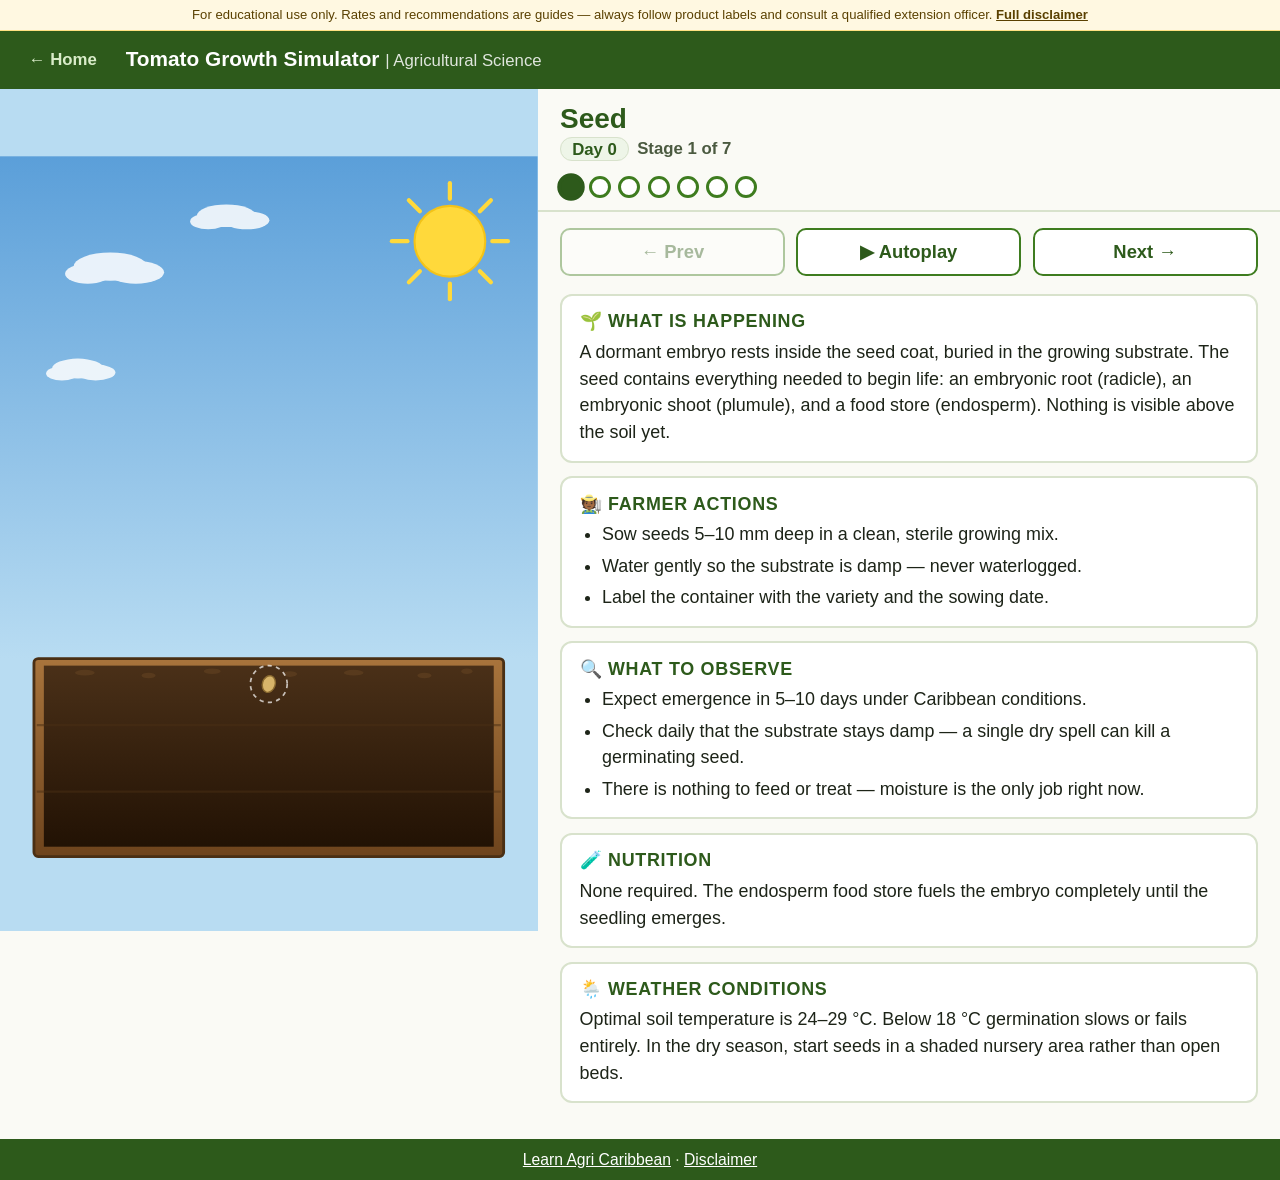
<file: docs/tomato-sim/index.html>
<!DOCTYPE html>
<html lang="en">
<head>
  <meta charset="UTF-8">
  <meta name="viewport" content="width=device-width, initial-scale=1.0">
  <title>Tomato Growth Simulator | Learn Agri Caribbean</title>
  <meta name="description" content="Interactive 2D tomato plant growth simulator for CSEC Agricultural Science. Follow growth from seed to harvest or blossom end rot — with stage-by-stage farmer actions, nutrition, and Caribbean weather guidance.">
  <meta name="keywords" content="tomato growth stages, CSEC agricultural science, blossom end rot, tomato plant simulator, Caribbean agriculture, CVQ crop production">
  <meta name="author" content="learn-agri-caribbean">
  <link rel="canonical" href="https://renocon.github.io/learn-agri-caribbean/tomato-sim/">

  <meta property="og:type" content="website">
  <meta property="og:url" content="https://renocon.github.io/learn-agri-caribbean/tomato-sim/">
  <meta property="og:title" content="Tomato Growth Simulator | Learn Agri Caribbean">
  <meta property="og:description" content="Interactive 2D tomato plant growth simulator for CSEC Agricultural Science. Follow growth from seed to harvest or blossom end rot — with stage-by-stage farmer actions, nutrition, and Caribbean weather guidance.">
  <meta property="og:site_name" content="Learn Agri Caribbean">

  <meta name="twitter:card" content="summary">
  <meta name="twitter:title" content="Tomato Growth Simulator | Learn Agri Caribbean">
  <meta name="twitter:description" content="Interactive 2D tomato plant growth simulator for CSEC Agricultural Science. Follow growth from seed to harvest or blossom end rot — with stage-by-stage farmer actions, nutrition, and Caribbean weather guidance.">

  <script type="application/ld+json">
  {
    "@context": "https://schema.org",
    "@type": "WebPage",
    "name": "Tomato Growth Simulator",
    "url": "https://renocon.github.io/learn-agri-caribbean/tomato-sim/",
    "description": "Interactive 2D tomato plant growth simulator for CSEC Agricultural Science. Follow growth from seed to harvest or blossom end rot — with stage-by-stage farmer actions, nutrition, and Caribbean weather guidance.",
    "inLanguage": "en",
    "isPartOf": {
      "@type": "WebSite",
      "name": "Learn Agri Caribbean",
      "url": "https://renocon.github.io/learn-agri-caribbean/"
    },
    "audience": {
      "@type": "EducationalAudience",
      "educationalRole": "teacher"
    },
    "about": ["tomato growth stages", "blossom end rot", "CSEC Agricultural Science", "crop production"]
  }
  </script>

  <link rel="icon" href="data:image/svg+xml,<svg xmlns='http://www.w3.org/2000/svg' viewBox='0 0 100 100'><text y='.9em' font-size='90'>🍅</text></svg>">
  <link rel="stylesheet" href="styles.css">
</head>
<body>

  <div class="disclaim-bar">For educational use only. Rates and recommendations are guides — always follow product labels and consult a qualified extension officer. <a href="../disclaimer/index.html">Full disclaimer</a></div>

  <header class="topbar">
    <a class="home" href="../index.html">← Home</a>
    <h1>Tomato Growth Simulator <span class="subtitle">| Agricultural Science</span></h1>
  </header>

  <main>
    <section class="plant-pane" aria-label="Tomato plant illustration">
      <svg id="plantSvg" viewBox="0 0 380 500" preserveAspectRatio="xMidYMid meet" role="img" aria-label="Animated tomato plant at the current growth stage"></svg>
      <div id="branchBadge" class="branch-badge"></div>
    </section>

    <section class="info-pane">
      <div class="stage-head">
        <h2 id="stageName"></h2>
        <div class="stage-meta" id="stageMeta"></div>
      </div>

      <div class="timeline" id="timeline" aria-label="Growth stage timeline"></div>

      <div class="content">
        <div class="branch-panel" id="branchPanel">
          <h3>Decision point — how will you manage this crop?</h3>
          <p class="lead">The next two weeks of cell division decide the fruit's fate. Choose the management path:</p>
          <div class="choices">
            <button class="branch-btn good" id="chooseHealthy">✓ Good Management<small>Consistent water &amp; calcium → healthy harvest</small></button>
            <button class="branch-btn poor" id="chooseBer">⚠ Poor Management<small>Irregular water, low calcium → Blossom End Rot</small></button>
          </div>
        </div>

        <div class="nav">
          <button id="prevBtn">← Prev</button>
          <button id="playBtn">▶ Autoplay</button>
          <button id="nextBtn">Next →</button>
        </div>

        <div id="cards"></div>
      </div>
    </section>
  </main>

  <footer class="foot">
    <a href="../index.html">Learn Agri Caribbean</a> &middot; <a href="../disclaimer/index.html">Disclaimer</a>
  </footer>

  <script src="https://cdnjs.cloudflare.com/ajax/libs/gsap/3.12.5/gsap.min.js"></script>
  <script src="data.js"></script>
  <script src="sim.js"></script>
</body>
</html>
</file>
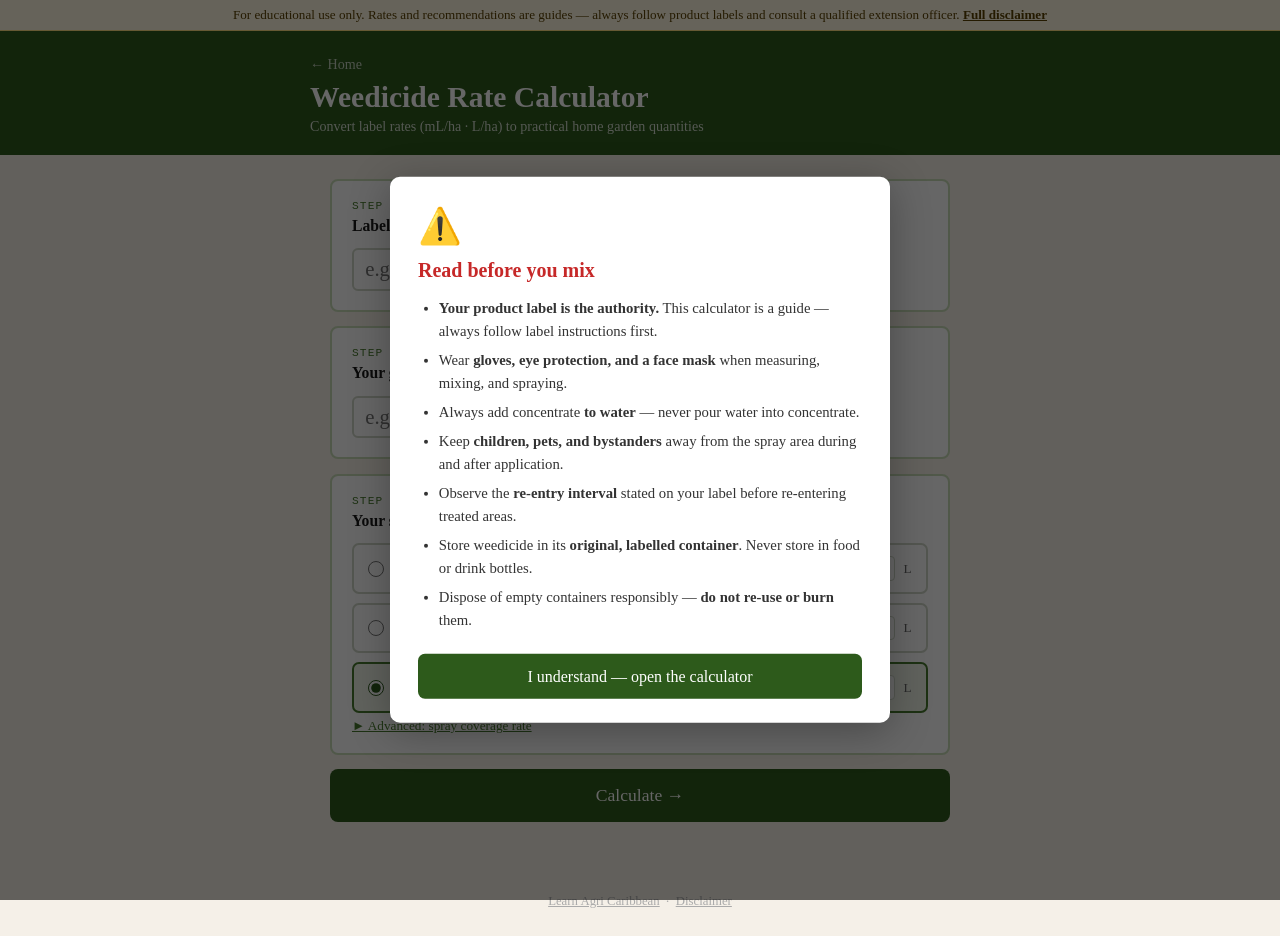
<file: docs/weedicide-calc/index.html>
<!DOCTYPE html>
<html lang="en">
<head>
  <meta charset="UTF-8">
  <meta name="viewport" content="width=device-width, initial-scale=1.0">
  <title>Weedicide Rate Calculator | Learn Agri Caribbean</title>

  <!-- SEO -->
  <meta name="description" content="Convert large-scale weedicide label rates (mL/ha, L/ha) to practical home garden mixing quantities. Get per-tank instructions for knapsack, hand-pump, and spray-bottle sprayers.">
  <meta name="keywords" content="weedicide calculator, herbicide rate converter, Caribbean home garden, mL per hectare home garden, knapsack sprayer mix rate, weedicide dilution, CSEC agricultural science tools">
  <meta name="author" content="learn-agri-caribbean">
  <link rel="canonical" href="https://renocon.github.io/learn-agri-caribbean/weedicide-calc/">

  <meta property="og:type" content="website">
  <meta property="og:url" content="https://renocon.github.io/learn-agri-caribbean/weedicide-calc/">
  <meta property="og:title" content="Weedicide Rate Calculator | Learn Agri Caribbean">
  <meta property="og:description" content="Convert large-scale weedicide label rates to practical home garden mixing quantities. Safe, step-by-step mixing instructions for Caribbean home gardeners.">
  <meta property="og:site_name" content="Learn Agri Caribbean">

  <meta name="twitter:card" content="summary">
  <meta name="twitter:title" content="Weedicide Rate Calculator | Learn Agri Caribbean">
  <meta name="twitter:description" content="Convert weedicide label rates (mL/ha, L/ha) to home garden quantities. Knapsack, hand-pump, and spray-bottle instructions.">

  <script type="application/ld+json">
  {
    "@context": "https://schema.org",
    "@type": "WebPage",
    "name": "Weedicide Rate Calculator",
    "url": "https://renocon.github.io/learn-agri-caribbean/weedicide-calc/",
    "description": "Convert large-scale weedicide label rates to practical home garden mixing quantities.",
    "inLanguage": "en",
    "isPartOf": {
      "@type": "WebSite",
      "name": "Learn Agri Caribbean",
      "url": "https://renocon.github.io/learn-agri-caribbean/"
    }
  }
  </script>

  <style>
    *, *::before, *::after { box-sizing: border-box; margin: 0; padding: 0; }

    :root {
      --green-dark:  #2d5a1b;
      --green-mid:   #4a7c2f;
      --green-light: #c8ddb8;
      --green-pale:  #f0f5ea;
      --amber:       #f9a825;
      --amber-bg:    #fff8e1;
      --red:         #c62828;
      --red-light:   #ffebee;
      --text:        #1a1a1a;
      --muted:       #666;
      --border:      #d0d8c8;
      --white:       #fff;
    }

    body {
      font-family: Georgia, 'Times New Roman', serif;
      background: #f5f0e8;
      color: var(--text);
      min-height: 100vh;
    }

    /* ── MODAL ─────────────────────────────────── */
    #modalOverlay {
      position: fixed; inset: 0;
      background: rgba(0,0,0,0.6);
      z-index: 100;
      display: none;
    }
    #modalOverlay.open { display: block; }

    #safetyModal {
      position: fixed;
      top: 50%; left: 50%;
      transform: translate(-50%, -50%);
      z-index: 101;
      background: var(--white);
      border-radius: 10px;
      max-width: 500px;
      width: calc(100% - 2rem);
      padding: 1.75rem 1.75rem 1.5rem;
      box-shadow: 0 8px 40px rgba(0,0,0,0.3);
      display: none;
    }
    #safetyModal.open { display: block; }

    .modal-badge {
      display: inline-block;
      font-size: 2.2rem;
      margin-bottom: 0.6rem;
    }
    #safetyModal h2 {
      font-size: 1.25rem;
      color: var(--red);
      margin-bottom: 0.9rem;
      line-height: 1.3;
    }
    #safetyModal ul {
      padding-left: 1.3rem;
      margin-bottom: 1.4rem;
    }
    #safetyModal li {
      font-size: 0.92rem;
      line-height: 1.55;
      color: #333;
      margin-bottom: 0.4rem;
    }
    #modalAck {
      display: block;
      width: 100%;
      background: var(--green-dark);
      color: var(--white);
      border: none;
      border-radius: 7px;
      padding: 0.85rem 1rem;
      font-size: 1rem;
      font-family: inherit;
      cursor: pointer;
      transition: background 0.12s;
    }
    #modalAck:hover { background: var(--green-mid); }

    /* ── HEADER ─────────────────────────────────── */
    header {
      background: var(--green-dark);
      color: var(--white);
      padding: 1.5rem 1.5rem 1.25rem;
    }
    .header-inner { max-width: 660px; margin: 0 auto; }
    .back-link {
      display: inline-block;
      color: rgba(255,255,255,0.72);
      text-decoration: none;
      font-size: 0.88rem;
      margin-bottom: 0.55rem;
    }
    .back-link:hover { color: var(--white); }
    .back-link::before { content: '← '; }
    header h1 { font-size: 1.85rem; margin-bottom: 0.2rem; }
    header p  { font-size: 0.88rem; opacity: 0.8; }

    /* ── MAIN ────────────────────────────────────── */
    main {
      max-width: 660px;
      margin: 0 auto;
      padding: 1.5rem 1.25rem 3rem;
    }

    /* ── FORM STEPS ──────────────────────────────── */
    .step {
      background: var(--white);
      border: 2px solid var(--green-light);
      border-radius: 8px;
      padding: 1.2rem 1.25rem;
      margin-bottom: 0.9rem;
    }
    .step-label {
      font-family: monospace;
      font-size: 0.7rem;
      text-transform: uppercase;
      letter-spacing: 0.1em;
      color: var(--green-mid);
      margin-bottom: 0.3rem;
    }
    .step h2 {
      font-size: 0.98rem;
      margin-bottom: 0.85rem;
      color: var(--text);
    }

    /* number + unit toggle row */
    .input-row { display: flex; gap: 0.5rem; align-items: center; flex-wrap: wrap; }

    .num-input {
      font-size: 1.3rem;
      font-family: inherit;
      padding: 0.45rem 0.7rem;
      border: 2px solid var(--border);
      border-radius: 6px;
      width: 140px;
      outline: none;
      transition: border-color 0.15s;
    }
    .num-input:focus { border-color: var(--green-mid); }

    .unit-toggle {
      display: flex;
      border: 2px solid var(--border);
      border-radius: 6px;
      overflow: hidden;
    }
    .unit-toggle input[type="radio"] { display: none; }
    .unit-toggle label {
      padding: 0.45rem 0.9rem;
      font-size: 0.88rem;
      font-family: monospace;
      cursor: pointer;
      color: var(--muted);
      user-select: none;
      transition: background 0.1s, color 0.1s;
    }
    .unit-toggle input[type="radio"]:checked + label {
      background: var(--green-dark);
      color: var(--white);
    }

    /* sprayer radio cards */
    .sprayer-list { display: flex; flex-direction: column; gap: 0.55rem; }

    .sprayer-card {
      display: flex;
      align-items: center;
      gap: 0.8rem;
      padding: 0.7rem 0.9rem;
      border: 2px solid var(--border);
      border-radius: 7px;
      cursor: pointer;
      transition: border-color 0.12s, background 0.12s;
    }
    .sprayer-card:has(input:checked) {
      border-color: var(--green-mid);
      background: var(--green-pale);
    }
    .sprayer-card input[type="radio"] {
      accent-color: var(--green-dark);
      width: 16px; height: 16px;
      flex-shrink: 0;
    }
    .sprayer-icon { font-size: 1.4rem; line-height: 1; }
    .sprayer-name { flex: 1; font-size: 0.95rem; font-weight: bold; }
    .tank-size-field {
      display: flex;
      align-items: center;
      gap: 0.3rem;
      font-size: 0.83rem;
      color: var(--muted);
      white-space: nowrap;
    }
    .tank-size-input {
      width: 58px;
      font-size: 0.88rem;
      font-family: monospace;
      padding: 0.2rem 0.4rem;
      border: 1px solid var(--border);
      border-radius: 4px;
      text-align: right;
      outline: none;
    }
    .tank-size-input:focus { border-color: var(--green-mid); }

    /* advanced panel */
    .adv-btn {
      display: block;
      background: none;
      border: none;
      font-family: inherit;
      font-size: 0.83rem;
      color: var(--green-mid);
      text-decoration: underline;
      cursor: pointer;
      padding: 0.3rem 0 0;
      text-align: left;
    }
    .adv-panel {
      display: none;
      margin-top: 0.8rem;
      padding-top: 0.8rem;
      border-top: 1px solid var(--border);
    }
    .adv-panel.open { display: block; }
    .adv-panel > label {
      display: block;
      font-size: 0.88rem;
      color: var(--muted);
      margin-bottom: 0.5rem;
    }
    .adv-panel small {
      display: block;
      font-size: 0.78rem;
      color: #aaa;
      line-height: 1.4;
      margin-top: 0.3rem;
    }

    /* validation errors */
    .field-err {
      display: none;
      font-size: 0.8rem;
      color: var(--red);
      margin-top: 0.35rem;
    }
    .field-err.show { display: block; }

    /* calculate button */
    #calcBtn {
      display: block;
      width: 100%;
      background: var(--green-dark);
      color: var(--white);
      border: none;
      border-radius: 8px;
      padding: 1rem;
      font-size: 1.1rem;
      font-family: inherit;
      cursor: pointer;
      margin-top: 0.25rem;
      transition: background 0.12s;
    }
    #calcBtn:hover { background: var(--green-mid); }

    /* ── RESULTS ─────────────────────────────────── */
    #results { margin-top: 1.5rem; }

    /* hero card */
    .res-hero {
      background: var(--green-dark);
      color: var(--white);
      border-radius: 10px;
      padding: 1.5rem 1.4rem;
      margin-bottom: 1rem;
    }
    .res-hero .rh-label {
      font-size: 0.72rem;
      text-transform: uppercase;
      letter-spacing: 0.1em;
      opacity: 0.7;
      margin-bottom: 0.3rem;
    }
    .res-hero .rh-big {
      font-size: 2.5rem;
      font-weight: bold;
      line-height: 1.1;
    }
    .res-hero .rh-kitchen {
      font-size: 1rem;
      opacity: 0.82;
      margin-top: 0.2rem;
    }
    .res-hero .rh-instr {
      margin-top: 0.85rem;
      padding-top: 0.85rem;
      border-top: 1px solid rgba(255,255,255,0.22);
      font-size: 0.95rem;
      line-height: 1.55;
      opacity: 0.92;
    }

    /* detail table */
    .res-detail {
      background: var(--white);
      border: 2px solid var(--green-light);
      border-radius: 8px;
      padding: 1.1rem 1.25rem;
      margin-bottom: 1rem;
    }
    .res-detail h3 {
      font-size: 0.72rem;
      text-transform: uppercase;
      letter-spacing: 0.08em;
      color: var(--muted);
      margin-bottom: 0.7rem;
    }
    .drow {
      display: flex;
      justify-content: space-between;
      align-items: baseline;
      padding: 0.32rem 0;
      border-bottom: 1px solid #f0f0f0;
      font-size: 0.91rem;
      gap: 0.5rem;
    }
    .drow:last-child { border-bottom: none; }
    .drow .dval {
      font-family: monospace;
      font-weight: bold;
      font-size: 0.97rem;
      color: var(--green-dark);
      text-align: right;
    }

    /* partial tank */
    .partial-card {
      background: #e8f5e9;
      border: 1px solid var(--green-light);
      border-radius: 6px;
      padding: 0.85rem 1rem;
      margin-top: 0.7rem;
      font-size: 0.9rem;
      line-height: 1.55;
    }
    .partial-card strong { color: var(--green-dark); }

    /* syringe warning */
    .syringe-note {
      font-size: 0.8rem;
      color: var(--red);
      margin-top: 0.55rem;
      padding: 0.5rem 0.75rem;
      background: var(--red-light);
      border-radius: 5px;
      line-height: 1.45;
    }

    /* safety reminder */
    .safety-box {
      background: var(--amber-bg);
      border-left: 4px solid var(--amber);
      border-radius: 0 7px 7px 0;
      padding: 1rem 1.25rem;
    }
    .safety-box h3 {
      font-size: 0.78rem;
      text-transform: uppercase;
      letter-spacing: 0.07em;
      color: #6d4c41;
      margin-bottom: 0.55rem;
    }
    .safety-box ul { padding-left: 1.2rem; }
    .safety-box li {
      font-size: 0.87rem;
      color: #4e342e;
      margin-bottom: 0.3rem;
      line-height: 1.45;
    }

    footer {
      text-align: center;
      padding: 1.5rem;
      font-size: 0.8rem;
      color: #aaa;
    }
    footer a { color: #aaa; }
    footer a:hover { color: var(--green-dark); }
  .disclaim-bar{background:#fff8e1;border-bottom:1px solid #ffe082;font-size:0.82rem;text-align:center;padding:0.35rem 1rem;color:#5a4000;line-height:1.4}
  .disclaim-bar a{color:#5a4000;font-weight:600}
  </style>
</head>
<body>

<div class="disclaim-bar">For educational use only. Rates and recommendations are guides — always follow product labels and consult a qualified extension officer. <a href="../disclaimer/index.html">Full disclaimer</a></div>

<!-- ── SAFETY MODAL ───────────────────────────────── -->
<div id="modalOverlay"></div>
<div id="safetyModal" role="dialog" aria-modal="true" aria-labelledby="modalHeading">
  <div class="modal-badge">⚠️</div>
  <h2 id="modalHeading">Read before you mix</h2>
  <ul>
    <li><strong>Your product label is the authority.</strong> This calculator is a guide — always follow label instructions first.</li>
    <li>Wear <strong>gloves, eye protection, and a face mask</strong> when measuring, mixing, and spraying.</li>
    <li>Always add concentrate <strong>to water</strong> — never pour water into concentrate.</li>
    <li>Keep <strong>children, pets, and bystanders</strong> away from the spray area during and after application.</li>
    <li>Observe the <strong>re-entry interval</strong> stated on your label before re-entering treated areas.</li>
    <li>Store weedicide in its <strong>original, labelled container</strong>. Never store in food or drink bottles.</li>
    <li>Dispose of empty containers responsibly — <strong>do not re-use or burn</strong> them.</li>
  </ul>
  <button id="modalAck">I understand — open the calculator</button>
</div>

<!-- ── HEADER ─────────────────────────────────────── -->
<header>
  <div class="header-inner">
    <a class="back-link" href="../index.html">Home</a>
    <h1>Weedicide Rate Calculator</h1>
    <p>Convert label rates (mL/ha · L/ha) to practical home garden quantities</p>
  </div>
</header>

<!-- ── MAIN ──────────────────────────────────────── -->
<main>

  <!-- Step 1: Label rate -->
  <div class="step">
    <p class="step-label">Step 1</p>
    <h2>Label rate — as shown on your weedicide bottle</h2>
    <div class="input-row">
      <input id="rateVal" class="num-input" type="number" min="0.001" step="any" placeholder="e.g. 2.5">
      <div class="unit-toggle">
        <input type="radio" id="rUnit_mL" name="rateUnit" value="mL" checked>
        <label for="rUnit_mL">mL / ha</label>
        <input type="radio" id="rUnit_L" name="rateUnit" value="L">
        <label for="rUnit_L">L / ha</label>
      </div>
    </div>
    <p class="field-err" id="rateErr">Enter the rate from your label (must be greater than 0).</p>
  </div>

  <!-- Step 2: Garden area -->
  <div class="step">
    <p class="step-label">Step 2</p>
    <h2>Your garden area</h2>
    <div class="input-row">
      <input id="areaVal" class="num-input" type="number" min="0.1" step="any" placeholder="e.g. 50">
      <div class="unit-toggle">
        <input type="radio" id="aUnit_m2"  name="areaUnit" value="m2"  checked>
        <label for="aUnit_m2">m²</label>
        <input type="radio" id="aUnit_ft2" name="areaUnit" value="ft2">
        <label for="aUnit_ft2">sq ft</label>
      </div>
    </div>
    <p class="field-err" id="areaErr">Enter your garden area (must be greater than 0).</p>
  </div>

  <!-- Step 3: Sprayer -->
  <div class="step">
    <p class="step-label">Step 3</p>
    <h2>Your sprayer</h2>
    <div class="sprayer-list">

      <label class="sprayer-card">
        <input type="radio" name="sprayer" value="bottle">
        <span class="sprayer-icon">🧴</span>
        <span class="sprayer-name">Spray bottle</span>
        <span class="tank-size-field">
          Tank:&nbsp;<input class="tank-size-input" id="tank_bottle" type="number" value="0.75" min="0.1" step="0.05">&nbsp;L
        </span>
      </label>

      <label class="sprayer-card">
        <input type="radio" name="sprayer" value="handpump">
        <span class="sprayer-icon">💧</span>
        <span class="sprayer-name">Hand-pump sprayer</span>
        <span class="tank-size-field">
          Tank:&nbsp;<input class="tank-size-input" id="tank_handpump" type="number" value="1.5" min="0.1" step="0.1">&nbsp;L
        </span>
      </label>

      <label class="sprayer-card">
        <input type="radio" name="sprayer" value="knapsack" checked>
        <span class="sprayer-icon">🎒</span>
        <span class="sprayer-name">Knapsack sprayer</span>
        <span class="tank-size-field">
          Tank:&nbsp;<input class="tank-size-input" id="tank_knapsack" type="number" value="16" min="1" step="0.5">&nbsp;L
        </span>
      </label>

    </div>

    <button class="adv-btn" id="advToggle" type="button">&#9658; Advanced: spray coverage rate</button>
    <div class="adv-panel" id="advPanel">
      <label for="coverageVal">
        Coverage rate (litres of spray solution per hectare):
        <input id="coverageVal" class="num-input" type="number" value="300" min="50" step="10" style="width:100px; font-size:1rem; margin-top:0.4rem;">
      </label>
      <small>300&nbsp;L/ha is standard for a knapsack sprayer. Increase if you spray heavily; decrease for a fine targeted mist. This controls how much water you use per area — it does not change the total concentrate.</small>
    </div>
  </div>

  <button id="calcBtn" type="button">Calculate &#8594;</button>

  <!-- ── RESULTS ───────────────────────────────── -->
  <div id="results" hidden>

    <div class="res-hero">
      <p class="rh-label">Concentrate per full tank</p>
      <p class="rh-big"    id="resPerTank">—</p>
      <p class="rh-kitchen" id="resKitchen"></p>
      <p class="rh-instr"   id="resInstr"></p>
    </div>

    <div class="res-detail">
      <h3>Full breakdown &mdash; <span id="resAreaLabel"></span></h3>

      <div class="drow">
        <span>Total concentrate needed</span>
        <span class="dval" id="resTotalConc">—</span>
      </div>
      <div class="drow">
        <span>Total spray solution</span>
        <span class="dval" id="resTotalSol">—</span>
      </div>
      <div class="drow">
        <span>Full tanks to mix</span>
        <span class="dval" id="resFullTanks">—</span>
      </div>
      <div class="drow">
        <span>Mixing ratio</span>
        <span class="dval" id="resMixRatio">—</span>
      </div>

      <div class="partial-card" id="resPartialCard" style="display:none">
        <strong>Last (partial) tank:</strong> add <strong id="resPartConc">—</strong>
        <span id="resPartKitchen" style="color:var(--green-mid);font-size:0.86rem;"></span>
        to <strong id="resPartWater">—</strong> of water.
      </div>

      <div class="syringe-note" id="resSyringeNote" style="display:none">
        &#9888; Some quantities here are very small. A measuring syringe (available at most pharmacies) will give more accuracy than kitchen spoons alone.
      </div>
    </div>

    <div class="safety-box">
      <h3>&#9888; Safety reminders</h3>
      <ul>
        <li>Add concentrate <strong>to water</strong> — never the reverse.</li>
        <li>Wear <strong>gloves and eye protection</strong> when measuring and mixing.</li>
        <li>Keep children, pets, and bystanders away from the spray area.</li>
        <li>Observe the <strong>re-entry interval</strong> on your label.</li>
        <li>This result is a guide only — your <strong>product label</strong> takes precedence.</li>
      </ul>
    </div>

  </div>
</main>

<footer>
  <a href="../index.html">Learn Agri Caribbean</a>
  &nbsp;&middot;&nbsp;
  <a href="../disclaimer/index.html">Disclaimer</a>
</footer>

<script>
/* ── MODAL ───────────────────────────────────────── */
const ACK_KEY = 'weedicide-safety-acked';

function openModal() {
  document.getElementById('safetyModal').classList.add('open');
  document.getElementById('modalOverlay').classList.add('open');
}
function closeModal() {
  document.getElementById('safetyModal').classList.remove('open');
  document.getElementById('modalOverlay').classList.remove('open');
}

document.getElementById('modalAck').addEventListener('click', () => {
  try { localStorage.setItem(ACK_KEY, '1'); } catch (e) {}
  closeModal();
});

try {
  if (!localStorage.getItem(ACK_KEY)) openModal();
} catch (e) {
  openModal();
}

/* ── ADVANCED PANEL ──────────────────────────────── */
const advBtn   = document.getElementById('advToggle');
const advPanel = document.getElementById('advPanel');
advBtn.addEventListener('click', () => {
  const open = advPanel.classList.toggle('open');
  advBtn.innerHTML = (open ? '&#9660;' : '&#9658;') + ' Advanced: spray coverage rate';
});

/* ── HELPERS ─────────────────────────────────────── */
function fmtMl(mL) {
  if (mL >= 1000) {
    const L = mL / 1000;
    return (Math.round(L * 100) / 100) + ' L';
  }
  if (mL >= 10) return (Math.round(mL * 10) / 10) + ' mL';
  return (Math.round(mL * 100) / 100) + ' mL';
}

function fmtL(L) {
  if (L < 1) return Math.round(L * 1000) + ' mL';
  return (Math.round(L * 10) / 10) + ' L';
}

/* Kitchen equivalents — returns { text, warn } or null */
function toKitchen(mL) {
  if (mL <= 0 || mL > 120) return null;
  if (mL < 0.4) return { text: 'less than ⅛ tsp', warn: true };

  const QRTR_TSP = [
    [0.25,'¼ tsp'],[0.5,'½ tsp'],[0.75,'¾ tsp'],
    [1,'1 tsp'],[1.25,'1¼ tsp'],[1.5,'1½ tsp'],[1.75,'1¾ tsp'],
    [2,'2 tsp'],[2.25,'2¼ tsp'],[2.5,'2½ tsp'],[2.75,'2¾ tsp'],[3,'3 tsp']
  ];
  const QRTR_TBSP = [
    [1,'1 tbsp'],[1.25,'1¼ tbsp'],[1.5,'1½ tbsp'],[1.75,'1¾ tbsp'],
    [2,'2 tbsp'],[2.5,'2½ tbsp'],[3,'3 tbsp'],[3.5,'3½ tbsp'],
    [4,'4 tbsp'],[5,'5 tbsp'],[6,'6 tbsp'],[7,'7 tbsp'],[8,'8 tbsp']
  ];

  const snapTo = (val, steps) => {
    let best = null, bestDist = Infinity;
    for (const [snap, label] of steps) {
      const d = Math.abs(val - snap);
      if (d < bestDist) { bestDist = d; best = [snap, label]; }
    }
    return best;
  };

  if (mL < 15) {
    const tsp = mL / 5;
    const [snap, label] = snapTo(tsp, QRTR_TSP);
    if (Math.abs(tsp - snap) / snap < 0.15) return { text: '≈ ' + label, warn: false };
    return { text: '≈ ' + (Math.round(tsp * 4) / 4).toFixed(2) + ' tsp', warn: false };
  }
  const tbsp = mL / 15;
  const [snap, label] = snapTo(tbsp, QRTR_TBSP);
  if (Math.abs(tbsp - snap) / snap < 0.12) return { text: '≈ ' + label, warn: false };
  return { text: '≈ ' + tbsp.toFixed(1) + ' tbsp', warn: false };
}

/* ── VALIDATION ──────────────────────────────────── */
function validate() {
  let ok = true;
  const rate = parseFloat(document.getElementById('rateVal').value);
  const area = parseFloat(document.getElementById('areaVal').value);
  const rErr = document.getElementById('rateErr');
  const aErr = document.getElementById('areaErr');
  if (!rate || rate <= 0) { rErr.classList.add('show'); ok = false; }
  else                    { rErr.classList.remove('show'); }
  if (!area || area <= 0) { aErr.classList.add('show'); ok = false; }
  else                    { aErr.classList.remove('show'); }
  return ok;
}

/* ── CALCULATE ───────────────────────────────────── */
function calculate() {
  if (!validate()) return;

  /* inputs */
  const rateRaw = parseFloat(document.getElementById('rateVal').value);
  const rateUnit = document.querySelector('input[name="rateUnit"]:checked').value;
  const rate_mL_ha = rateUnit === 'L' ? rateRaw * 1000 : rateRaw;

  const areaRaw = parseFloat(document.getElementById('areaVal').value);
  const areaUnit = document.querySelector('input[name="areaUnit"]:checked').value;
  const area_m2 = areaUnit === 'ft2' ? areaRaw * 0.092903 : areaRaw;
  const area_ha = area_m2 / 10000;

  const sprayerKey = document.querySelector('input[name="sprayer"]:checked').value;
  const tank_L     = parseFloat(document.getElementById('tank_' + sprayerKey).value);
  const coverage   = parseFloat(document.getElementById('coverageVal').value) || 300;

  /* maths */
  const totalConc_mL   = rate_mL_ha * area_ha;
  const totalSol_L     = coverage * area_ha;
  const tanksNeeded    = totalSol_L / tank_L;
  const fullTanks      = Math.floor(tanksNeeded);
  const partialFrac    = tanksNeeded - fullTanks;
  const concPerTank_mL = (rate_mL_ha / coverage) * tank_L;   /* independent of area */
  const concPerL_mL    = rate_mL_ha / coverage;

  /* labels */
  const sprayerLabel = { bottle: 'spray bottle', handpump: 'hand-pump sprayer', knapsack: 'knapsack sprayer' }[sprayerKey];
  const areaDisp = areaUnit === 'ft2'
    ? areaRaw + ' sq ft (' + Math.round(area_m2) + ' m²)'
    : areaRaw + ' m²';

  /* hero card */
  document.getElementById('resPerTank').textContent = fmtMl(concPerTank_mL);

  const k = toKitchen(concPerTank_mL);
  const kitchenEl = document.getElementById('resKitchen');
  kitchenEl.textContent = k ? k.text : '';

  const instrEl = document.getElementById('resInstr');
  if (tanksNeeded <= 1.02) {
    instrEl.innerHTML =
      'Add <strong>' + fmtMl(totalConc_mL) + '</strong> of concentrate to ' +
      '<strong>' + fmtL(totalSol_L) + '</strong> of water in your ' + sprayerLabel + '.';
  } else {
    instrEl.innerHTML =
      'Add <strong>' + fmtMl(concPerTank_mL) + '</strong> of concentrate to each ' +
      '<strong>full ' + fmtL(tank_L) + '</strong> tank.';
  }

  /* detail rows */
  document.getElementById('resAreaLabel').textContent = areaDisp;
  document.getElementById('resTotalConc').textContent = fmtMl(totalConc_mL);
  document.getElementById('resTotalSol').textContent  = fmtL(totalSol_L);
  document.getElementById('resFullTanks').textContent = tanksNeeded < 1
    ? 'partial fill only'
    : fullTanks + (fullTanks === 1 ? ' full tank' : ' full tanks');
  document.getElementById('resMixRatio').textContent  =
    (Math.round(concPerL_mL * 1000) / 1000) + ' mL per litre';

  /* partial tank */
  const partCard  = document.getElementById('resPartialCard');
  const partConc  = document.getElementById('resPartConc');
  const partWater = document.getElementById('resPartWater');
  const partKitchen = document.getElementById('resPartKitchen');
  const showPartial = partialFrac > 0.01 && fullTanks >= 1;
  partCard.style.display = showPartial ? 'block' : 'none';
  if (showPartial) {
    const pConc_mL  = partialFrac * concPerTank_mL;
    const pWater_L  = partialFrac * tank_L;
    partConc.textContent  = fmtMl(pConc_mL);
    partWater.textContent = fmtL(pWater_L);
    const pk = toKitchen(pConc_mL);
    partKitchen.textContent = pk ? ' (' + pk.text + ')' : '';
  }

  /* syringe warning */
  const syringeNote = document.getElementById('resSyringeNote');
  const needSyringe = (k && k.warn) || concPerTank_mL < 1;
  syringeNote.style.display = needSyringe ? 'block' : 'none';

  /* show results */
  const resultsEl = document.getElementById('results');
  resultsEl.hidden = false;
  resultsEl.scrollIntoView({ behavior: 'smooth', block: 'start' });
}

document.getElementById('calcBtn').addEventListener('click', calculate);

/* Enter key on any number input triggers calculate */
document.querySelectorAll('.num-input').forEach(el =>
  el.addEventListener('keydown', e => { if (e.key === 'Enter') calculate(); })
);
</script>
</body>
</html>
</file>
<file: docs/tomato-sim/styles.css>
*, *::before, *::after { box-sizing: border-box; margin: 0; padding: 0; }

.disclaim-bar{background:#fff8e1;border-bottom:1px solid #ffe082;font-size:0.82rem;text-align:center;padding:0.35rem 1rem;color:#5a4000;line-height:1.4;flex:0 0 auto}
.disclaim-bar a{color:#5a4000;font-weight:600}

:root {
  --green-dark: #2d5a1b;
  --green-mid: #3e7c1f;
  --green-pale: #eef5e8;
  --amber: #d97706;
  --amber-pale: #fff4e2;
  --ink: #1d2418;
  --paper: #fafaf5;
  --card-border: #d8e2cc;
  --topbar-h: 58px;
}

body {
  font-family: -apple-system, BlinkMacSystemFont, "Segoe UI", Roboto, Helvetica, Arial, sans-serif;
  color: var(--ink);
  background: var(--paper);
}

/* ---------- Header bar ---------- */
.topbar {
  position: sticky;
  top: 0;
  z-index: 10;
  background: var(--green-dark);
  color: #fff;
  display: flex;
  align-items: center;
  gap: 1.2rem;
  min-height: var(--topbar-h);
  padding: 0.5rem 1.2rem;
}
.topbar a.home {
  color: #d9ecc9;
  text-decoration: none;
  font-weight: 600;
  font-size: 1.05rem;
  white-space: nowrap;
  padding: 0.25rem 0.6rem;
  border-radius: 6px;
}
.topbar a.home:hover { background: rgba(255,255,255,0.14); color: #fff; }
.topbar h1 { font-size: 1.3rem; font-weight: 700; line-height: 1.2; }
.topbar h1 .subtitle { font-weight: 400; opacity: 0.85; font-size: 1.05rem; }

/* ---------- Two-pane layout ---------- */
main { display: flex; align-items: flex-start; }

.plant-pane {
  flex: 0 0 42%;
  position: sticky;
  top: var(--topbar-h);
  height: calc(100vh - var(--topbar-h));
  background: #b8dcf2;
  z-index: 2;
}
#plantSvg { width: 100%; height: 100%; display: block; }

.branch-badge {
  position: absolute;
  top: 14px;
  right: 14px;
  font-size: 0.95rem;
  font-weight: 800;
  letter-spacing: 0.04em;
  padding: 0.4rem 0.95rem;
  border-radius: 999px;
  border: 2px solid transparent;
  display: none;
}
.branch-badge.healthy { display: block; background: #e3f4d7; color: #235312; border-color: #4d8a2c; }
.branch-badge.ber { display: block; background: #fef0d8; color: #8a4a04; border-color: #d97706; }

.info-pane { flex: 1; min-width: 0; }

/* ---------- Stage header ---------- */
.stage-head { padding: 0.9rem 1.4rem 0.5rem; }
.stage-head h2 { font-size: 1.75rem; color: var(--green-dark); line-height: 1.15; }
.stage-meta { margin-top: 0.25rem; font-size: 1.05rem; color: #4b5a40; font-weight: 600; }
.stage-meta .day-chip {
  background: var(--green-pale);
  border: 1px solid var(--card-border);
  border-radius: 999px;
  padding: 0.1rem 0.7rem;
  margin-right: 0.5rem;
  color: var(--green-dark);
}
.stage-meta .branch-chip { color: var(--amber); }
.stage-meta .branch-chip.healthy { color: #2f7014; }

/* ---------- Timeline ---------- */
.timeline {
  display: flex;
  align-items: center;
  flex-wrap: wrap;
  gap: 0.45rem;
  padding: 0.55rem 1.4rem 0.75rem;
  border-bottom: 2px solid var(--card-border);
}
.timeline .dot {
  width: 22px;
  height: 22px;
  border-radius: 50%;
  border: 3px solid var(--green-mid);
  background: #fff;
  cursor: pointer;
  padding: 0;
  flex: 0 0 auto;
}
.timeline .dot.past { background: #a9d488; border-color: #6da34a; }
.timeline .dot.active { background: var(--green-dark); border-color: var(--green-dark); transform: scale(1.25); }
.timeline .dot.berdot { border-color: var(--amber); }
.timeline .dot.berdot.past { background: #f3c577; }
.timeline .dot.berdot.active { background: var(--amber); border-color: var(--amber); }
.timeline .dot:hover { box-shadow: 0 0 0 3px rgba(62,124,31,0.25); }
.timeline .tsep { font-size: 1.4rem; font-weight: 800; color: #8aa178; margin: 0 0.15rem; }

/* ---------- Content flow: branch panel, cards, nav ---------- */
.content { padding: 1rem 1.4rem 1.4rem; }

.card {
  background: #fff;
  border: 2px solid var(--card-border);
  border-radius: 12px;
  padding: 0.9rem 1.1rem;
  margin-bottom: 0.85rem;
}
.card h3 {
  font-size: 1.12rem;
  color: var(--green-dark);
  margin-bottom: 0.4rem;
  text-transform: uppercase;
  letter-spacing: 0.04em;
}
.card p, .card li { font-size: 1.12rem; line-height: 1.5; }
.card ul { padding-left: 1.4rem; }
.card li { margin-bottom: 0.3rem; }
.card li:last-child { margin-bottom: 0; }
.card.ber-note { border-color: #f0c98c; background: var(--amber-pale); }
.card.ber-note h3 { color: #9a5a08; }

.branch-panel {
  display: none;
  border: 3px solid var(--green-dark);
  border-radius: 14px;
  background: #fffef7;
  padding: 1rem 1.1rem;
  margin-bottom: 1rem;
}
.branch-panel h3 { font-size: 1.3rem; color: var(--green-dark); margin-bottom: 0.3rem; }
.branch-panel p.lead { font-size: 1.08rem; margin-bottom: 0.8rem; color: #3c4634; }
.branch-panel .choices { display: flex; gap: 0.8rem; flex-wrap: wrap; }
.branch-btn {
  flex: 1 1 240px;
  border: none;
  border-radius: 12px;
  padding: 0.95rem 1rem;
  font-size: 1.12rem;
  font-weight: 700;
  cursor: pointer;
  text-align: left;
  color: #fff;
  line-height: 1.35;
}
.branch-btn small { display: block; font-weight: 500; font-size: 0.98rem; opacity: 0.92; margin-top: 0.2rem; }
.branch-btn.good { background: var(--green-mid); }
.branch-btn.good:hover { background: var(--green-dark); }
.branch-btn.poor { background: var(--amber); }
.branch-btn.poor:hover { background: #b45f04; }

/* Navigation — static, in flow directly above the info cards */
.nav { display: flex; gap: 0.7rem; margin-bottom: 1.1rem; }
.nav button {
  flex: 1;
  font-size: 1.15rem;
  font-weight: 700;
  padding: 0.7rem 0.5rem;
  border-radius: 10px;
  border: 2px solid var(--green-mid);
  background: #fff;
  color: var(--green-dark);
  cursor: pointer;
}
.nav button:hover:not(:disabled) { background: var(--green-pale); }
.nav button:disabled { opacity: 0.4; cursor: default; }
.nav button.playing { background: var(--green-dark); color: #fff; border-color: var(--green-dark); }

/* ---------- Footer strip — full width, after all content ---------- */
.foot {
  text-align: center;
  font-size: 0.98rem;
  padding: 0.7rem 1rem;
  background: var(--green-dark);
  color: #cfe3bd;
}
.foot a { color: #fff; text-decoration: underline; }

/* ---------- Narrow screens ---------- */
@media (max-width: 880px) {
  main { flex-direction: column; }
  .plant-pane { position: sticky; flex: none; width: 100%; height: 46vh; }
  .info-pane { width: 100%; }
}
</file>
